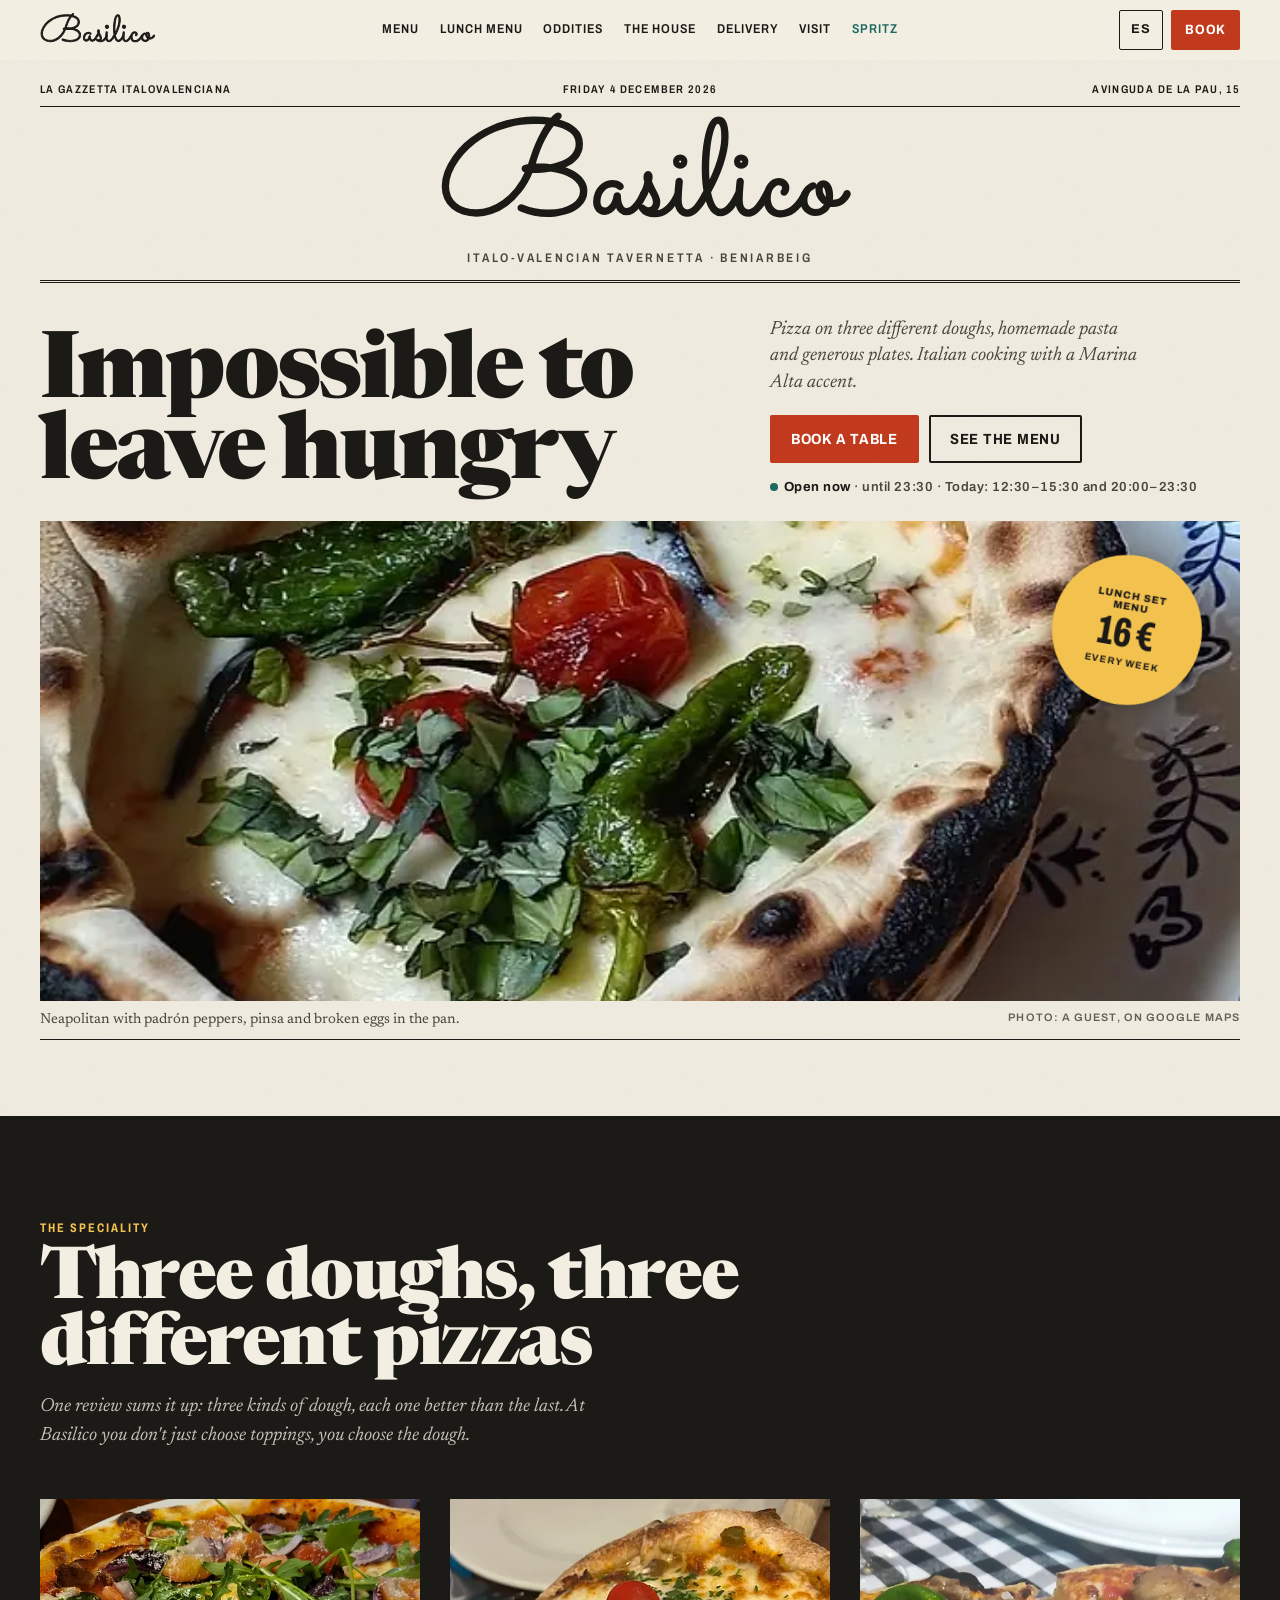
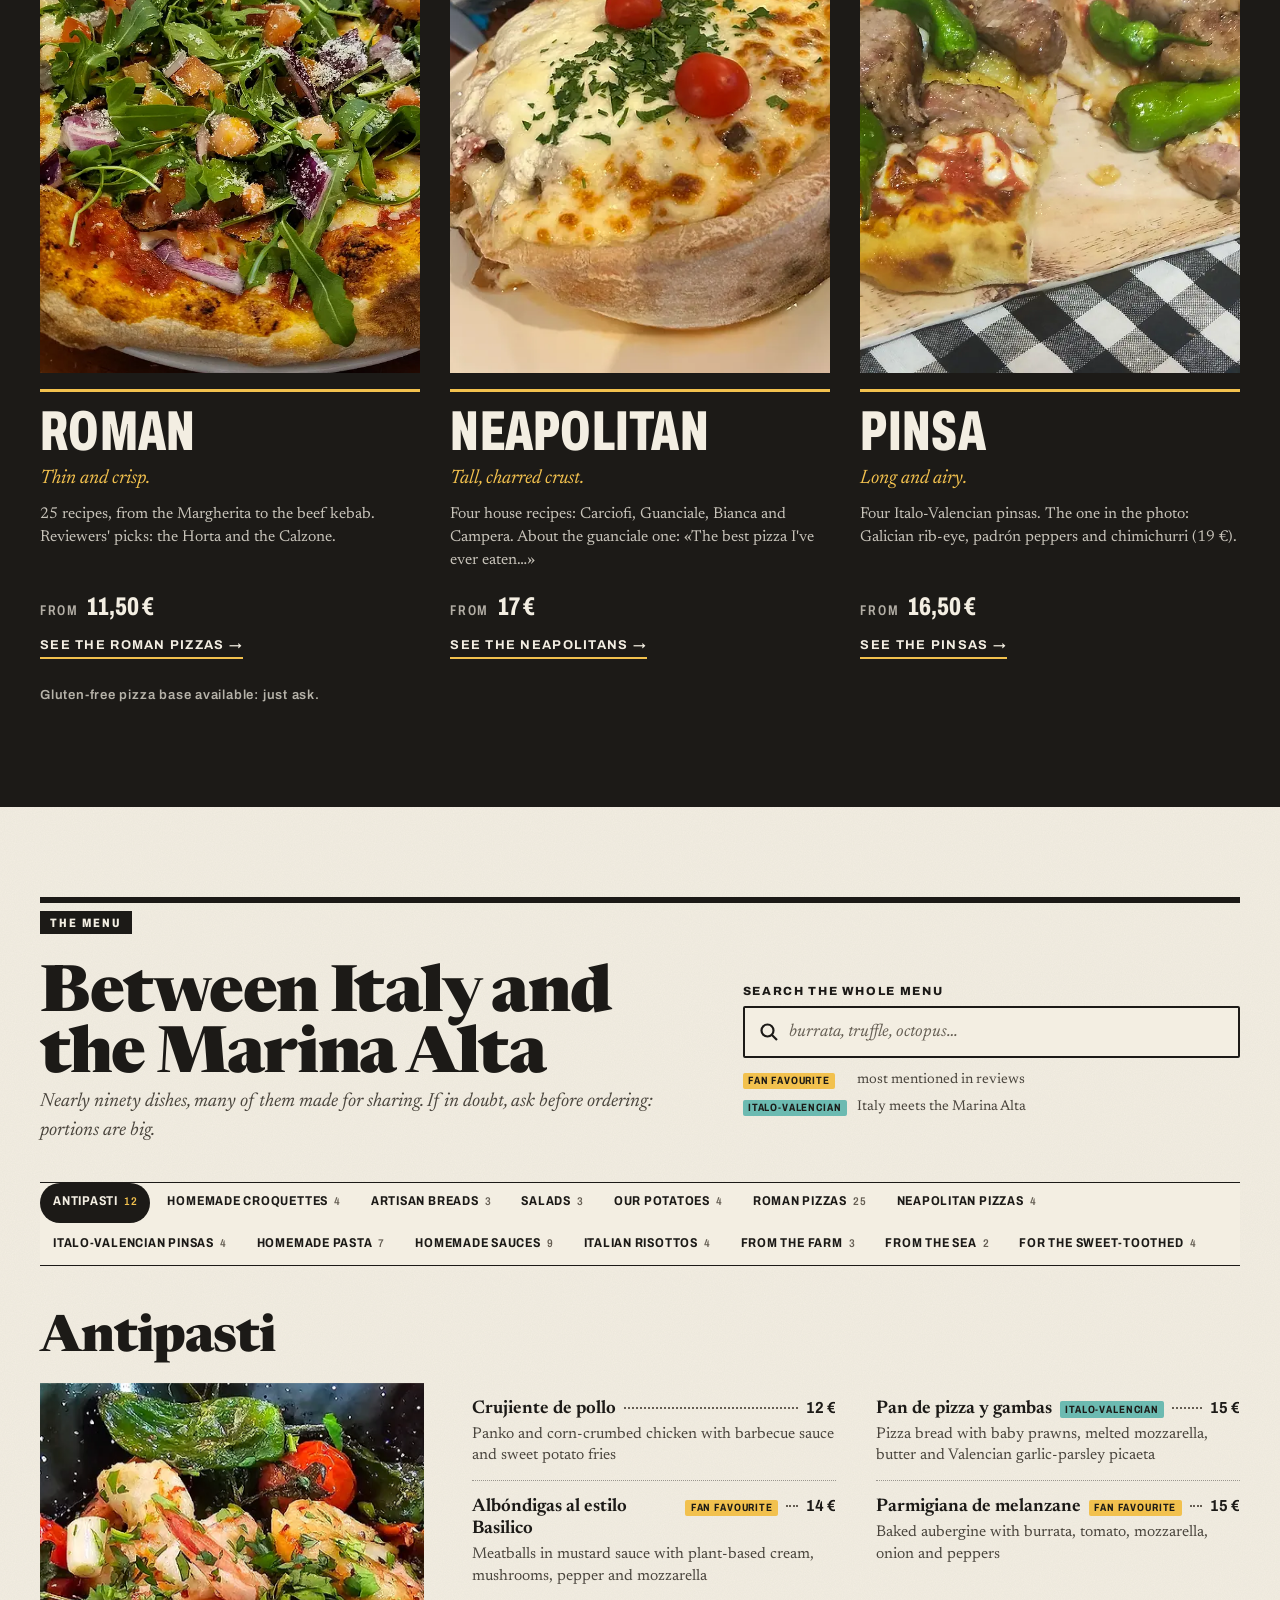
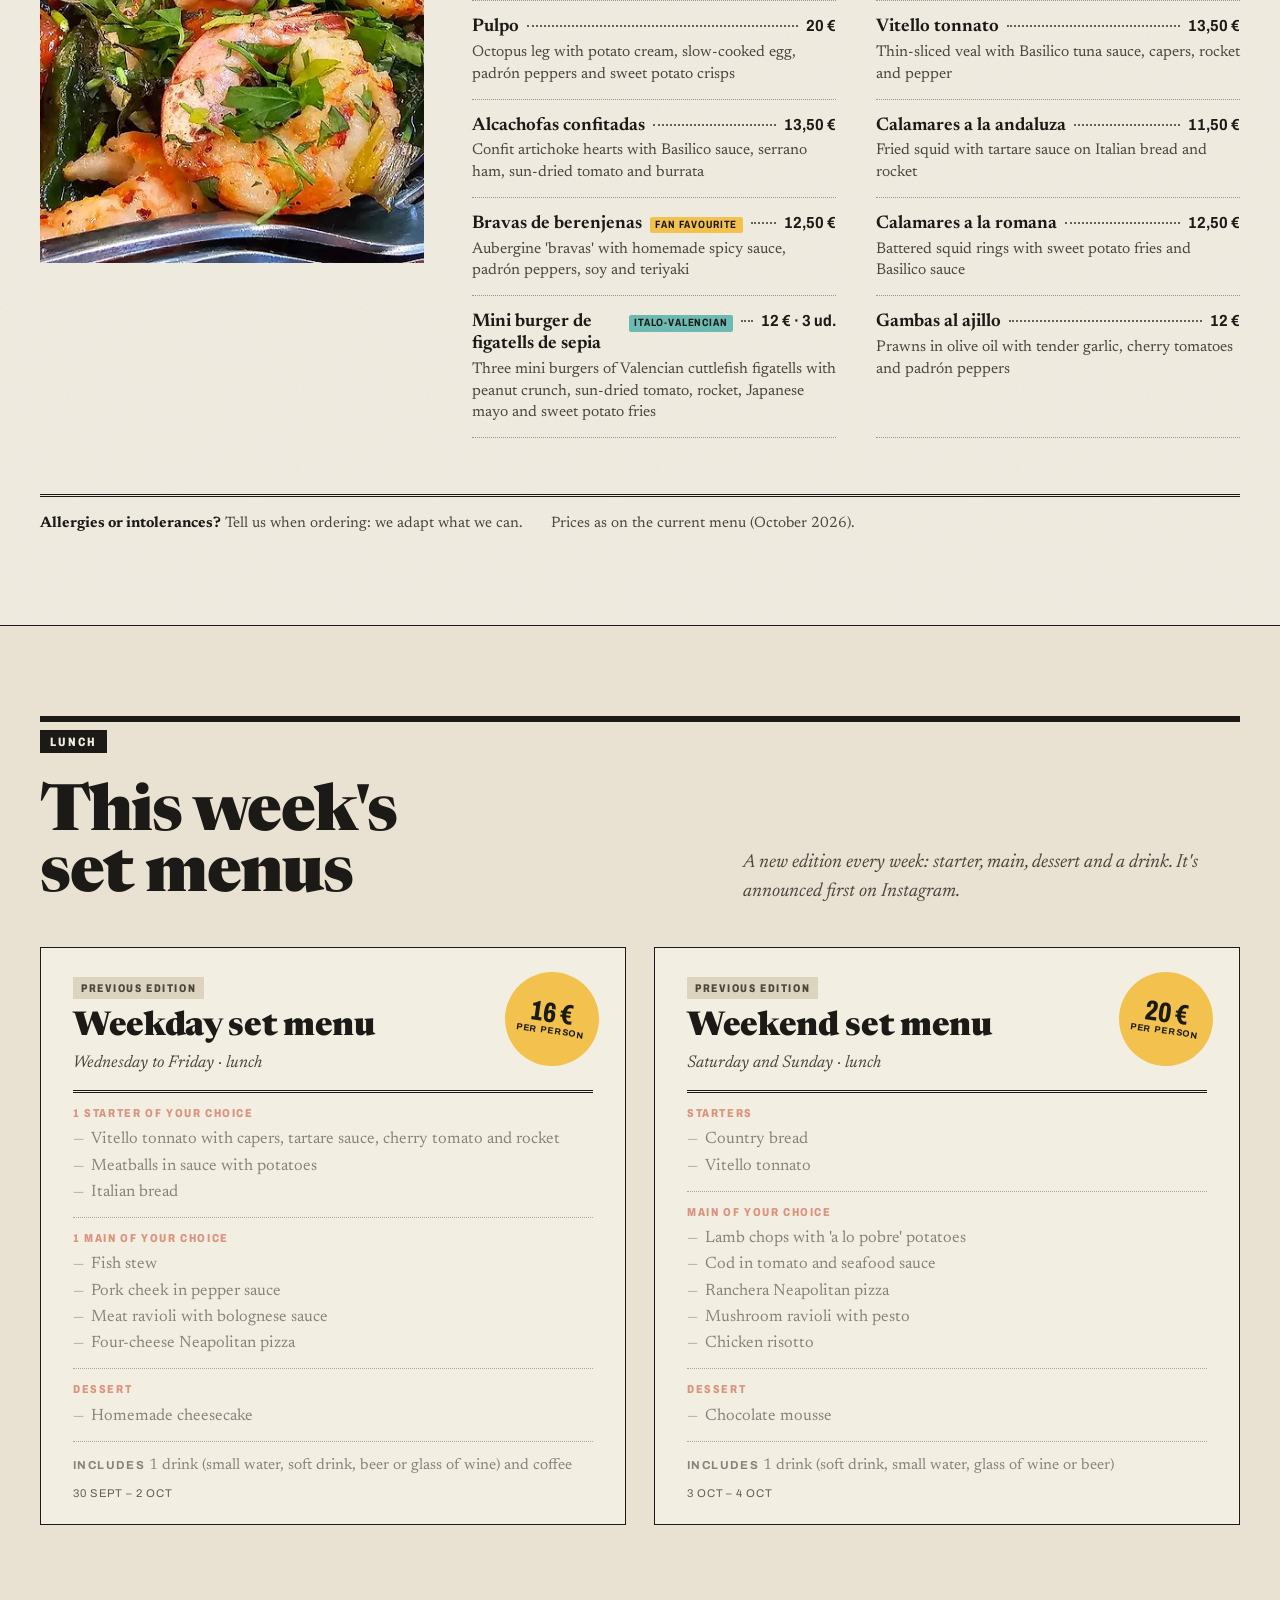
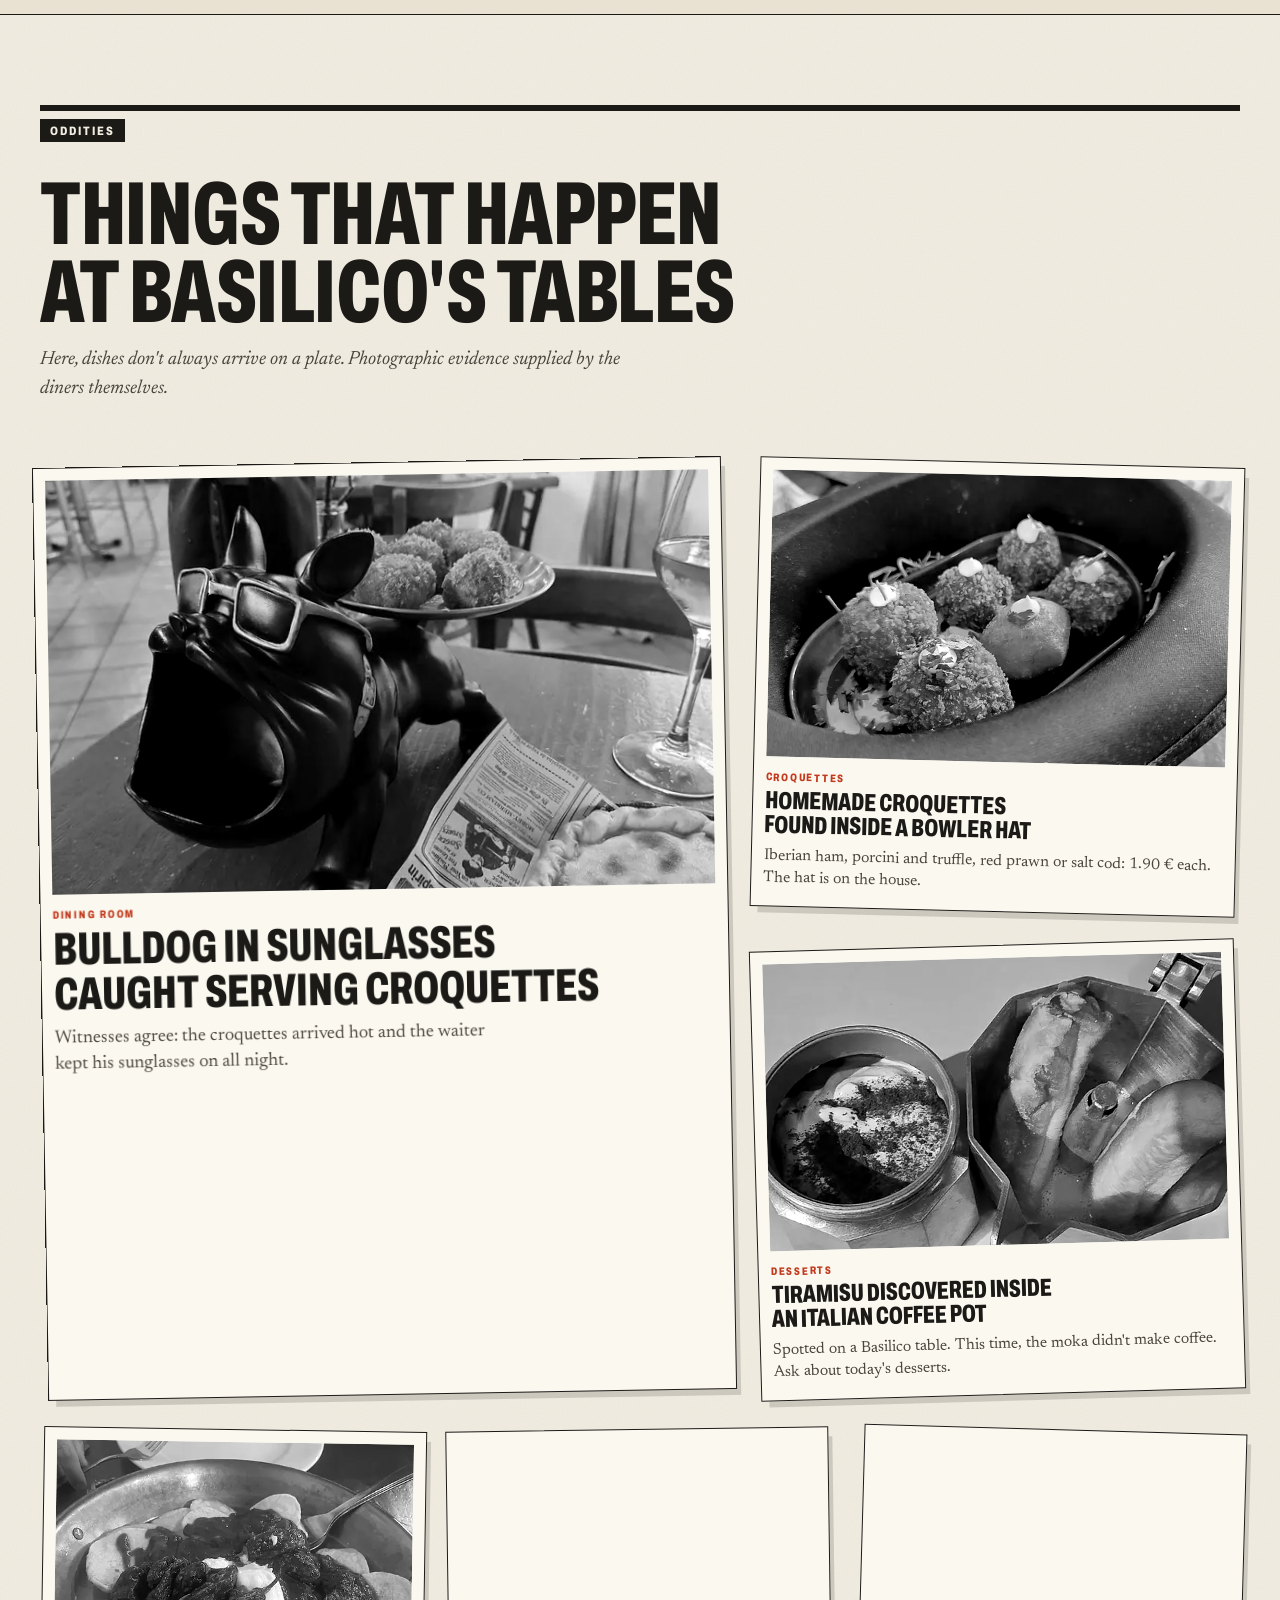
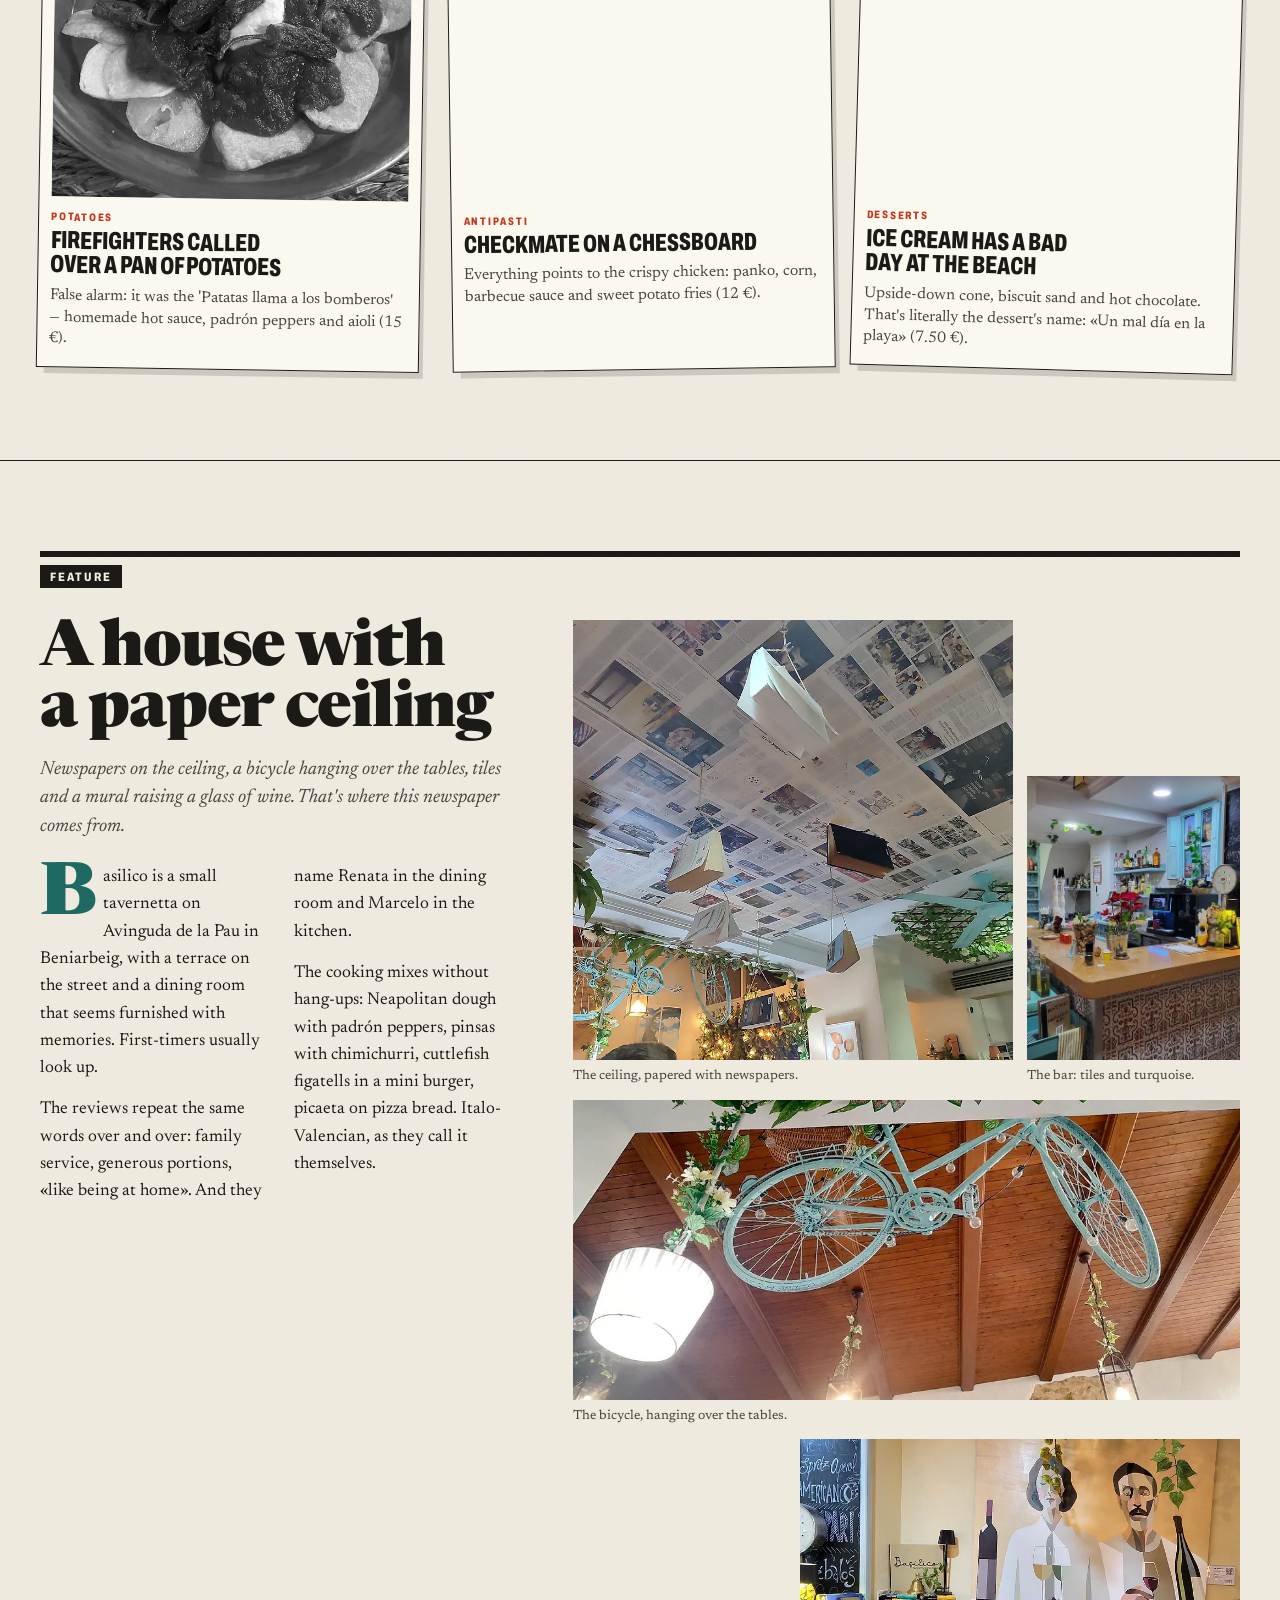
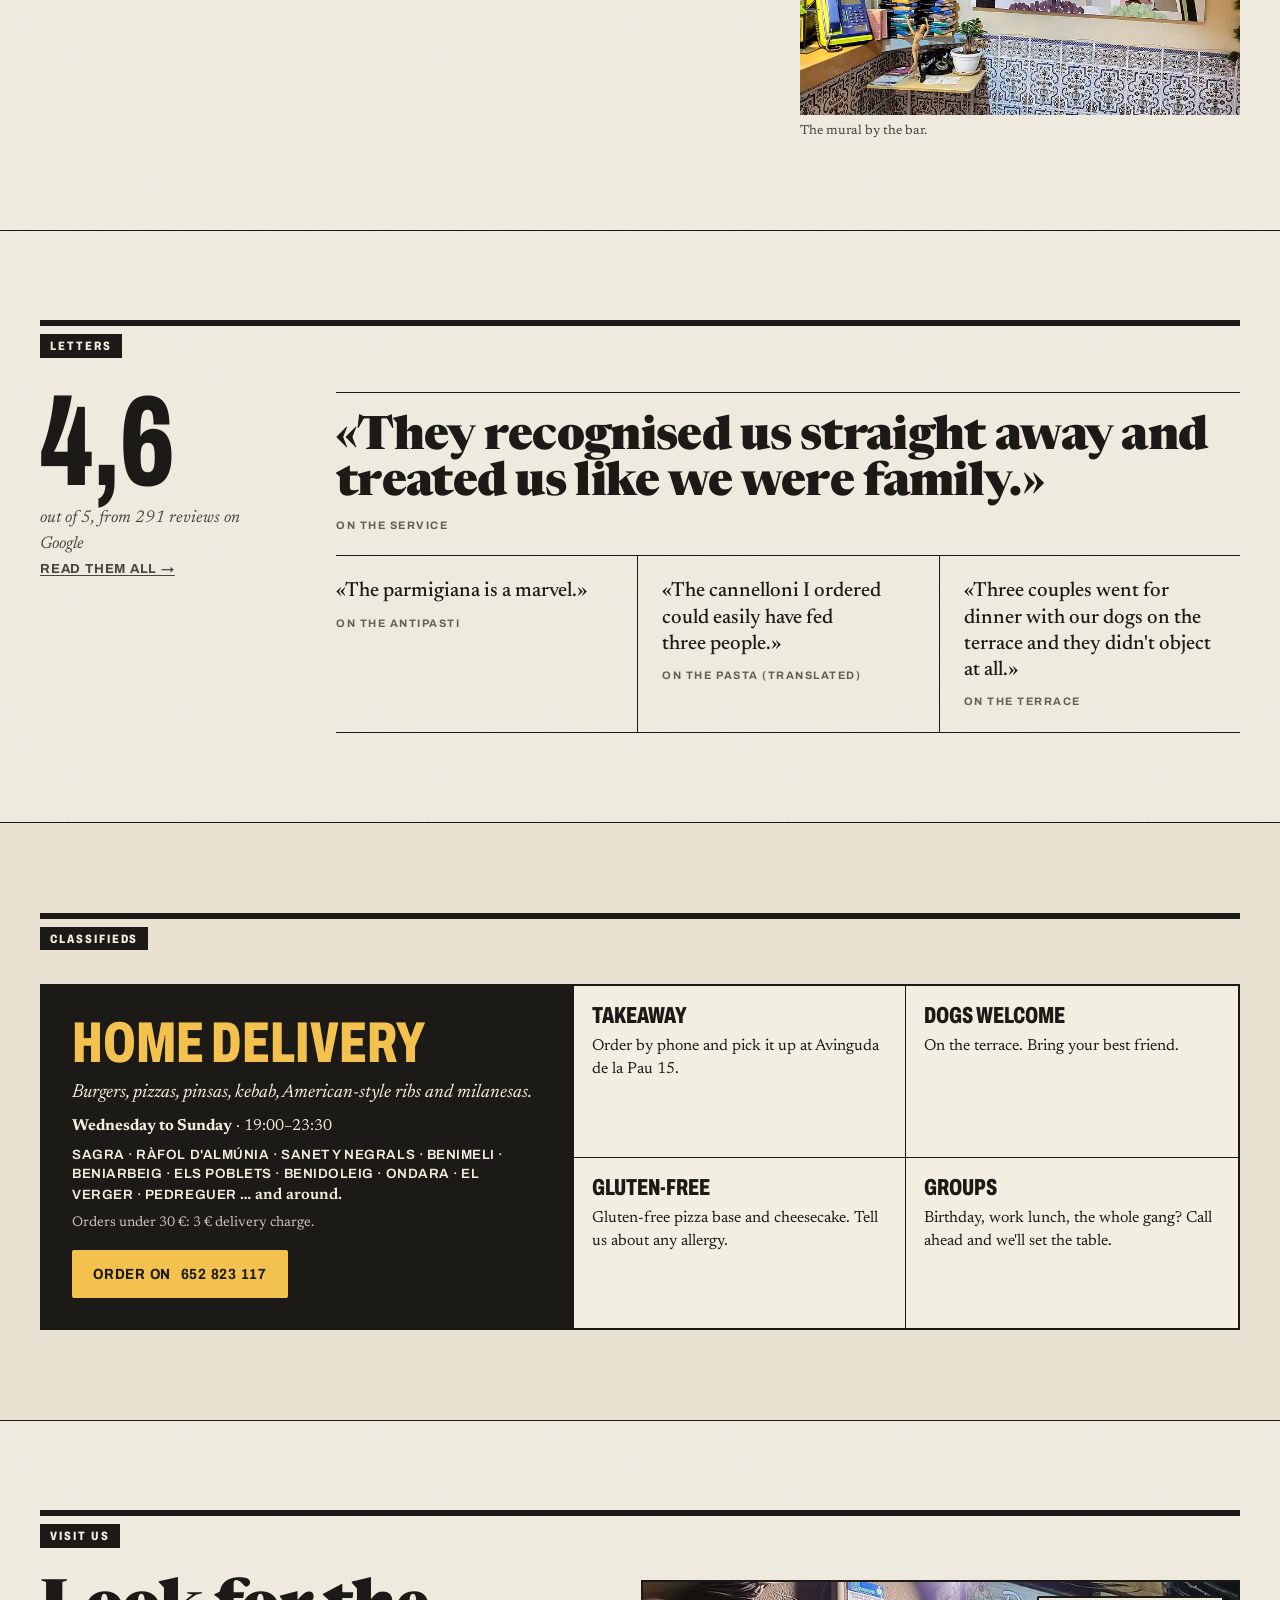
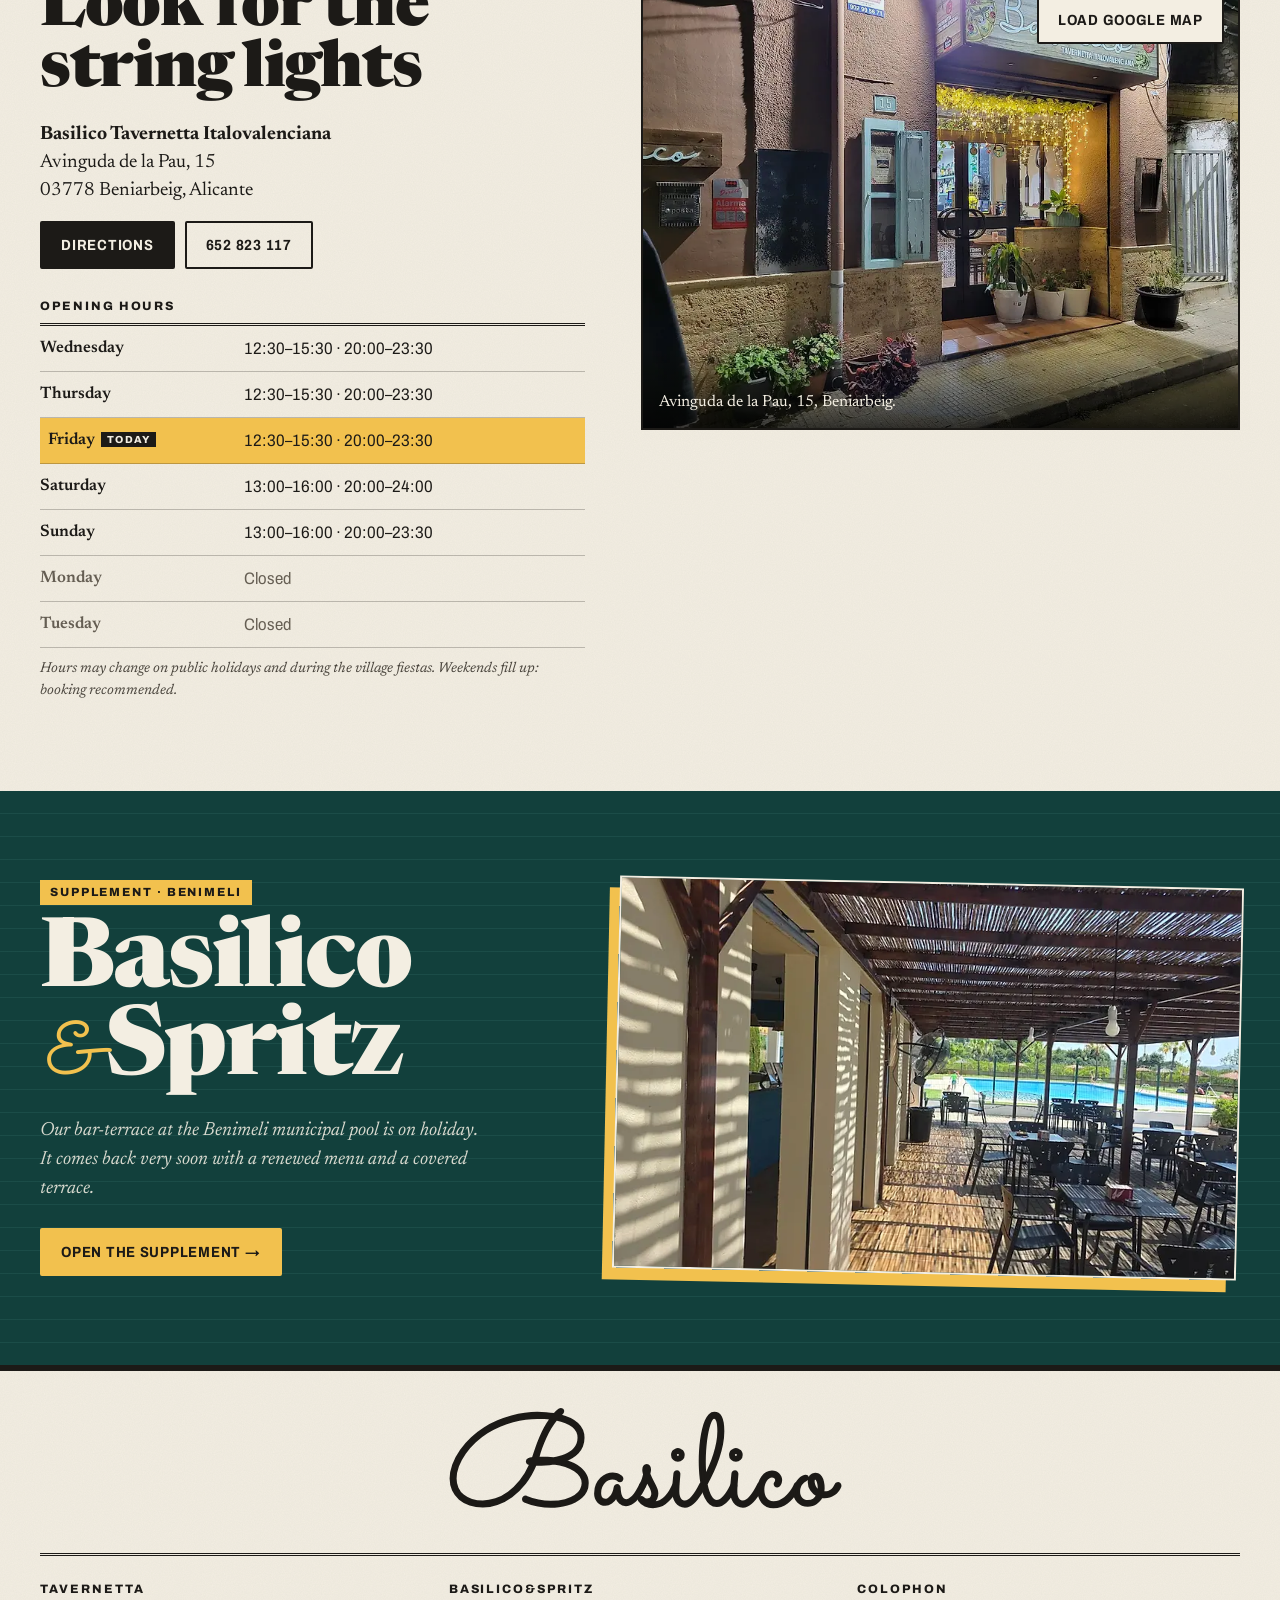
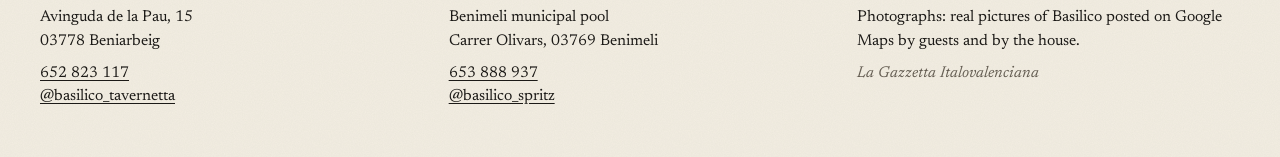
<file: index.html>
<!doctype html>
<html lang="es">
<head>
  <meta charset="utf-8">
  <meta name="viewport" content="width=device-width, initial-scale=1">
  <title>Basilico · Tavernetta italovalenciana en Beniarbeig — pizzas, pinsas y pasta casera</title>
  <meta name="description" content="Tavernetta italovalenciana en Beniarbeig (Marina Alta): pizzas romanas y napolitanas, pinsas, pasta casera y raciones para compartir. Menú de mediodía, terraza y reparto a domicilio. Reservas: 652 823 117.">
  <meta name="title-en" content="Basilico · Italo-Valencian tavernetta in Beniarbeig — pizzas, pinsas and homemade pasta">
  <!-- DEMO: quitar noindex al publicar en el dominio definitivo -->
  <meta name="robots" content="noindex, nofollow">
  <meta name="theme-color" content="#F3EEE2">
  <meta property="og:type" content="restaurant">
  <meta property="og:title" content="Basilico · Tavernetta italovalenciana en Beniarbeig">
  <meta property="og:description" content="Tres masas, pasta casera y raciones que piden compartir. Imposible irse con hambre.">
  <meta property="og:image" content="assets/img/og-basilico.jpg">
  <meta property="og:locale" content="es_ES">
  <meta property="og:locale:alternate" content="en_GB">
  <link rel="icon" href="favicon.svg" type="image/svg+xml">
  <link rel="preconnect" href="https://fonts.googleapis.com">
  <link rel="preconnect" href="https://fonts.gstatic.com" crossorigin>
  <link rel="stylesheet" href="https://fonts.googleapis.com/css2?family=Archivo:wdth,wght@62..125,400..800&family=Newsreader:ital,opsz,wght@0,6..72,300..800;1,6..72,300..700&family=Sacramento&display=swap">
  <link rel="preload" as="image" href="assets/img/portada-mesa-1200.webp" imagesrcset="assets/img/portada-mesa-1200.webp 1200w, assets/img/portada-mesa-2000.webp 2000w, assets/img/portada-mesa-2800.webp 2800w" imagesizes="(min-width: 1320px) 1240px, 94vw" media="(min-width: 700px)">
  <link rel="preload" as="image" href="assets/img/portada-mesa-m-640.webp" imagesrcset="assets/img/portada-mesa-m-640.webp 640w, assets/img/portada-mesa-m-1000.webp 1000w" imagesizes="100vw" media="(max-width: 699px)">
  <link rel="stylesheet" href="assets/css/styles.css">
  <script type="application/ld+json">
  {
    "@context": "https://schema.org",
    "@type": "Restaurant",
    "name": "Basilico Tavernetta Italovalenciana",
    "alternateName": "Basilico Beniarbeig",
    "servesCuisine": ["Italiana", "Mediterránea", "Pizza"],
    "priceRange": "20-30 €",
    "telephone": "+34 652 823 117",
    "address": {
      "@type": "PostalAddress",
      "streetAddress": "Avinguda de la Pau, 15",
      "postalCode": "03778",
      "addressLocality": "Beniarbeig",
      "addressRegion": "Alicante",
      "addressCountry": "ES"
    },
    "geo": { "@type": "GeoCoordinates", "latitude": 38.8218426, "longitude": -0.0023952 },
    "acceptsReservations": "True",
    "sameAs": ["https://www.instagram.com/basilico_tavernetta/"],
    "openingHoursSpecification": [
      { "@type": "OpeningHoursSpecification", "dayOfWeek": ["Wednesday", "Thursday", "Friday"], "opens": "12:30", "closes": "15:30" },
      { "@type": "OpeningHoursSpecification", "dayOfWeek": ["Wednesday", "Thursday", "Friday"], "opens": "20:00", "closes": "23:30" },
      { "@type": "OpeningHoursSpecification", "dayOfWeek": "Saturday", "opens": "13:00", "closes": "16:00" },
      { "@type": "OpeningHoursSpecification", "dayOfWeek": "Saturday", "opens": "20:00", "closes": "23:59" },
      { "@type": "OpeningHoursSpecification", "dayOfWeek": "Sunday", "opens": "13:00", "closes": "16:00" },
      { "@type": "OpeningHoursSpecification", "dayOfWeek": "Sunday", "opens": "20:00", "closes": "23:30" }
    ],
    "department": {
      "@type": "BarOrPub",
      "name": "Basilico&Spritz",
      "telephone": "+34 653 888 937"
    }
  }
  </script>
</head>
<body data-venue="tavernetta">
  <a class="skip" href="#main" data-en="Skip to content">Saltar al contenido</a>

  <!-- ============ CABECERA ============ -->
  <header class="topbar" data-topbar>
    <div class="wrap topbar__in">
      <a class="brand" href="#portada" aria-label="Basilico, inicio" data-en-aria-label="Basilico, home">
        <span class="brand__script">Basilico</span>
      </a>
      <nav class="topnav" aria-label="Secciones" data-en-aria-label="Sections">
        <ul role="list">
          <li><a href="#carta" data-en="Menu">Carta</a></li>
          <li><a href="#mediodia" data-en="Lunch menu">Mediodía</a></li>
          <li><a href="#sucesos" data-en="Oddities">Sucesos</a></li>
          <li><a href="#casa" data-en="The house">La casa</a></li>
          <li><a href="#domicilio" data-en="Delivery">A domicilio</a></li>
          <li><a href="#visitanos" data-en="Visit">Visítanos</a></li>
          <li><a href="spritz.html" class="topnav__spritz">Spritz</a></li>
        </ul>
      </nav>
      <div class="topbar__actions">
        <button class="lang" type="button" data-lang-toggle aria-label="Read in English" data-en-aria-label="Leer en español"><span data-en="ES">EN</span></button>
        <button class="btn btn--tomato btn--sm" type="button" data-open-reserva data-en="Book">Reservar</button>
        <button class="burger" type="button" aria-expanded="false" aria-controls="menu-movil" data-burger>
          <span class="sr" data-en="Open menu">Abrir menú</span><span class="burger__bars" aria-hidden="true"></span>
        </button>
      </div>
    </div>
    <div class="mobnav" id="menu-movil" data-mobnav hidden>
      <ul class="mobnav__list" role="list">
        <li><a href="#carta" data-en="The menu">La carta</a></li>
        <li><a href="#mediodia" data-en="Lunch set menus">Menús de mediodía</a></li>
        <li><a href="#sucesos" data-en="Oddities">Sucesos</a></li>
        <li><a href="#casa" data-en="The house">La casa</a></li>
        <li><a href="#domicilio" data-en="Home delivery">A domicilio</a></li>
        <li><a href="#visitanos" data-en="Hours &amp; directions">Horario y cómo llegar</a></li>
        <li><a href="spritz.html">Basilico&amp;Spritz</a></li>
      </ul>
      <div class="mobnav__cta">
        <a class="btn btn--ink" href="tel:+34652823117">652 823 117</a>
        <a class="btn btn--ghost" href="https://www.instagram.com/basilico_tavernetta/" rel="noopener" target="_blank">@basilico_tavernetta</a>
      </div>
    </div>
  </header>

  <main id="main">

    <!-- ============ PORTADA ============ -->
    <section class="portada" id="portada" aria-labelledby="titular">
      <div class="wrap">
        <div class="masthead" data-masthead>
          <p class="masthead__line">
            <span class="masthead__paper" data-en="La Gazzetta Italovalenciana">La Gazzetta Italovalenciana</span>
            <span class="masthead__date" data-dateline>Beniarbeig</span>
            <span class="masthead__where">Avinguda de la Pau, 15</span>
          </p>
          <h1 class="masthead__title">
            <span class="masthead__logo">Basilico</span>
            <span class="masthead__sub" data-en="Italo-Valencian tavernetta · Beniarbeig">Tavernetta italovalenciana · Beniarbeig</span>
          </h1>
        </div>

        <div class="front">
          <h2 class="headline" id="titular" data-en="Impossible to leave hungry">Imposible irse con&nbsp;hambre</h2>
          <div class="front__aside">
            <p class="deck" data-en="Pizza on three different doughs, homemade pasta and generous plates. Italian cooking with a Marina Alta accent.">Pizza de tres masas, pasta casera y raciones generosas. Cocina italiana con acento de la Marina Alta.</p>
            <div class="front__cta">
              <button class="btn btn--tomato" type="button" data-open-reserva data-en="Book a table">Reservar mesa</button>
              <a class="btn btn--ghost" href="#carta" data-en="See the menu">Ver la carta</a>
            </div>
            <p class="front__status" data-status-long></p>
          </div>

          <figure class="cover">
            <picture>
              <source media="(max-width: 699px)" srcset="assets/img/portada-mesa-m-640.webp 640w, assets/img/portada-mesa-m-1000.webp 1000w" sizes="100vw">
              <img src="assets/img/portada-mesa-1200.webp" srcset="assets/img/portada-mesa-1200.webp 1200w, assets/img/portada-mesa-2000.webp 2000w, assets/img/portada-mesa-2800.webp 2800w" sizes="(min-width: 1320px) 1240px, 94vw" alt="Mesa de Basilico: pizza napolitana con pimientos del padrón, pinsa y huevos rotos con jamón en sartén" data-en-alt="A Basilico table: Neapolitan pizza with padrón peppers, a pinsa and fried eggs with ham in the pan" width="2800" height="1120" fetchpriority="high" decoding="async">
            </picture>
            <figcaption><span class="only-d" data-en="Neapolitan with padrón peppers, pinsa and broken eggs in the pan.">Napolitana con pimientos del padrón, pinsa y huevos rotos en sartén.</span><span class="only-m" data-en="Neapolitan with padrón peppers and basil.">Napolitana con pimientos del padrón y albahaca.</span> <em data-en="Photo: a guest, on Google Maps">Foto: un cliente, en Google Maps</em></figcaption>
            <a class="sello" href="#mediodia" data-sello>
              <span class="sello__k" data-sello-k data-en="Lunch menu">Menú de mediodía</span>
              <span class="sello__p" data-sello-p>16 €</span>
              <span class="sello__s" data-sello-s data-en="with a drink">con bebida</span>
            </a>
          </figure>
        </div>
      </div>
    </section>

    <!-- ============ TRES MASAS ============ -->
    <section class="masas" id="masas" aria-labelledby="masas-t">
      <div class="wrap">
        <header class="masas__head">
          <p class="kicker kicker--light" data-en="The speciality">La especialidad</p>
          <h2 class="masas__title" id="masas-t" data-en="Three doughs, three different pizzas">Tres masas, tres pizzas distintas</h2>
          <p class="masas__deck" data-en="One review sums it up: three kinds of dough, each one better than the last. At Basilico you don't just choose toppings, you choose the dough.">Una reseña lo resume: tres tipos de masa, cada cual mejor. En Basilico no solo eliges ingredientes, eliges masa.</p>
        </header>
        <div class="masas__grid">
          <a class="masa" href="#c-pizzas" data-goto-cat="pizzas">
            <figure class="masa__fig"><img src="assets/img/masa-romana-600.webp" srcset="assets/img/masa-romana-600.webp 600w, assets/img/masa-romana-1000.webp 1000w" sizes="(min-width: 1000px) 31vw, 78vw" alt="Pizza romana de masa fina con rúcula, tomate y cebolla morada" data-en-alt="Thin Roman-style pizza with rocket, tomato and red onion" width="1000" height="1333" loading="lazy" decoding="async"></figure>
            <div class="masa__txt">
              <h3 class="masa__name" data-en="Roman">Romana</h3>
              <p class="masa__what" data-en="Thin and crisp.">Fina y crujiente.</p>
              <p class="masa__info" data-en="25 recipes, from the Margherita to the beef kebab. Reviewers' picks: the Horta and the Calzone.">25 recetas, de la Margherita a la kebab de ternera. En las reseñas: la Horta y el Calzone.</p>
              <p class="masa__from"><span data-en="from">desde</span> 11,50 €</p>
              <span class="masa__go" data-en="See the Roman pizzas →">Ver las romanas →</span>
            </div>
          </a>
          <a class="masa" href="#c-pizzasnapo" data-goto-cat="pizzasnapo">
            <figure class="masa__fig"><img src="assets/img/masa-napolitana-600.webp" srcset="assets/img/masa-napolitana-600.webp 600w, assets/img/masa-napolitana-1000.webp 1000w" sizes="(min-width: 1000px) 31vw, 78vw" alt="Pizza napolitana de borde alto y tostado con queso gratinado y tomates cherry" data-en-alt="Neapolitan pizza with a tall charred crust, melted cheese and cherry tomatoes" width="1000" height="982" loading="lazy" decoding="async"></figure>
            <div class="masa__txt">
              <h3 class="masa__name" data-en="Neapolitan">Napolitana</h3>
              <p class="masa__what" data-en="Tall, charred crust.">Borde alto y tostado.</p>
              <p class="masa__info" data-en="Four house recipes: Carciofi, Guanciale, Bianca and Campera. About the guanciale one: «The best pizza I've ever eaten…»">Cuatro recetas de la casa: Carciofi, Guanciale, Bianca y Campera. De la de guanciale: «La mejor pizza que he comido en mi vida…»</p>
              <p class="masa__from"><span data-en="from">desde</span> 17 €</p>
              <span class="masa__go" data-en="See the Neapolitans →">Ver las napolitanas →</span>
            </div>
          </a>
          <a class="masa" href="#c-pinsas" data-goto-cat="pinsas">
            <figure class="masa__fig"><img src="assets/img/masa-pinsa-600.webp" srcset="assets/img/masa-pinsa-600.webp 600w, assets/img/masa-pinsa-1000.webp 1000w" sizes="(min-width: 1000px) 31vw, 78vw" alt="Pinsa de chuletón con pimientos del padrón sobre mantel de cuadros" data-en-alt="Rib-eye pinsa with padrón peppers on a checked tablecloth" width="1000" height="1200" loading="lazy" decoding="async"></figure>
            <div class="masa__txt">
              <h3 class="masa__name">Pinsa</h3>
              <p class="masa__what" data-en="Long and airy.">Alargada y aireada.</p>
              <p class="masa__info" data-en="Four Italo-Valencian pinsas. The one in the photo: Galician rib-eye, padrón peppers and chimichurri (19 €).">Cuatro pinsas italovalencianas. La de la foto: chuletón gallego, pimientos del padrón y chimichurri (19 €).</p>
              <p class="masa__from"><span data-en="from">desde</span> 16,50 €</p>
              <span class="masa__go" data-en="See the pinsas →">Ver las pinsas →</span>
            </div>
          </a>
        </div>
        <p class="masas__note" data-en="Gluten-free pizza base available: just ask.">Hay masa de pizza sin gluten: pregúntanos.</p>
      </div>
    </section>

    <!-- ============ CARTA ============ -->
    <section class="sec sec--carta" id="carta" aria-labelledby="carta-t">
      <div class="wrap">
        <header class="sec__head"><p class="sec__name" data-en="The menu">La carta</p></header>
        <div class="sec__intro sec__intro--split">
          <div>
            <h2 class="sec__title" id="carta-t" data-en="Between Italy and the Marina Alta">Entre Italia y la Marina Alta</h2>
            <p class="sec__deck" data-en="Nearly ninety dishes, many of them made for sharing. If in doubt, ask before ordering: portions are big.">Casi noventa platos, muchos para compartir. Si dudas, pregunta antes de pedir: las raciones son grandes.</p>
          </div>
          <div class="carta-tools">
            <label class="search" for="carta-q">
              <span class="search__label" data-en="Search the whole menu">Buscar en toda la carta</span>
              <input id="carta-q" type="search" placeholder="burrata, trufa, pulpo…" data-en-placeholder="burrata, truffle, octopus…" autocomplete="off" data-carta-search>
            </label>
            <p class="legend">
              <span class="tag tag--fav" data-en="Fan favourite">Favorito</span> <span data-en="most mentioned in reviews">lo más citado en las reseñas</span>
              <span class="tag tag--iv" data-en="Italo-Valencian">Italovalenciano</span> <span data-en="Italy meets the Marina Alta">Italia y la Marina Alta</span>
            </p>
            <p class="carta-count" aria-live="polite" data-carta-count></p>
          </div>
        </div>
        <div class="carta" data-carta>
      <!-- build:carta-tavernetta -->
      <nav class="carta-index" aria-label="Secciones de la carta" data-en-aria-label="Menu sections">
        <ul class="carta-index__list" role="list">
          <li><a class="cidx" href="#c-antipastos" data-cat="antipastos"><span data-en="Antipasti">Antipastos</span><b>12</b></a></li>
          <li><a class="cidx" href="#c-croquetas" data-cat="croquetas"><span data-en="Homemade croquettes">Croquetas caseras</span><b>4</b></a></li>
          <li><a class="cidx" href="#c-panes" data-cat="panes"><span data-en="Artisan breads">Panes artesanales</span><b>3</b></a></li>
          <li><a class="cidx" href="#c-ensaladas" data-cat="ensaladas"><span data-en="Salads">Ensaladas</span><b>3</b></a></li>
          <li><a class="cidx" href="#c-patatas" data-cat="patatas"><span data-en="Our potatoes">Nuestras patatas</span><b>4</b></a></li>
          <li><a class="cidx" href="#c-pizzas" data-cat="pizzas"><span data-en="Roman pizzas">Pizzas romanas</span><b>25</b></a></li>
          <li><a class="cidx" href="#c-pizzasnapo" data-cat="pizzasnapo"><span data-en="Neapolitan pizzas">Pizzas napolitanas</span><b>4</b></a></li>
          <li><a class="cidx" href="#c-pinsas" data-cat="pinsas"><span data-en="Italo-Valencian pinsas">Pinsas italovalencianas</span><b>4</b></a></li>
          <li><a class="cidx" href="#c-pasta" data-cat="pasta"><span data-en="Homemade pasta">Pasta casera</span><b>7</b></a></li>
          <li><a class="cidx" href="#c-salsas" data-cat="salsas"><span data-en="Homemade sauces">Salsas caseras</span><b>9</b></a></li>
          <li><a class="cidx" href="#c-risottos" data-cat="risottos"><span data-en="Italian risottos">Risottos italianos</span><b>4</b></a></li>
          <li><a class="cidx" href="#c-granja" data-cat="granja"><span data-en="From the farm">De la granja</span><b>3</b></a></li>
          <li><a class="cidx" href="#c-mar" data-cat="mar"><span data-en="From the sea">Del mar</span><b>2</b></a></li>
          <li><a class="cidx" href="#c-postres" data-cat="postres"><span data-en="For the sweet-toothed">Para los más golosos</span><b>4</b></a></li>
        </ul>
      </nav>
      <div class="carta-secs">
    <section class="carta-sec has-fig" id="c-antipastos" data-cat="antipastos" aria-labelledby="h-antipastos">
      <header class="carta-sec__head">
        <h3 class="carta-sec__title" id="h-antipastos" data-en="Antipasti">Antipastos</h3>
        
      </header>
      <figure class="carta-sec__fig">
        <img src="assets/img/gambas-700.webp" srcset="assets/img/gambas-700.webp 700w, assets/img/gambas-1400.webp 1400w" sizes="(min-width: 1000px) 30vw, 92vw" alt="Gambas al ajillo con tomate cherry y pimientos del padrón" data-en-alt="Garlic prawns with cherry tomatoes and padrón peppers" loading="lazy" decoding="async">
      </figure>
      <div class="carta-sec__body"><ul class="dishes" role="list">
        <li class="dish" data-search="crujiente de pollo rebozado en panko y maiz, con salsa barbacoa y patatas de boniato panko and corn-crumbed chicken with barbecue sauce and sweet potato fries">
          <div class="dish__head"><span class="dish__name">Crujiente de pollo</span><span class="dish__leader" aria-hidden="true"></span><span class="dish__price">12 €</span></div>
          <p class="dish__desc" data-en="Panko and corn-crumbed chicken with barbecue sauce and sweet potato fries">Rebozado en panko y maíz, con salsa barbacoa y patatas de boniato</p>
        </li>
        <li class="dish" data-search="pan de pizza y gambas pan de pizza, gambitas, mozzarella gratinada, mantequilla y picaeta pizza bread with baby prawns, melted mozzarella, butter and valencian garlic-parsley picaeta">
          <div class="dish__head"><span class="dish__name">Pan de pizza y gambas</span><span class="tag tag--iv" data-en="Italo-Valencian">Italovalenciano</span><span class="dish__leader" aria-hidden="true"></span><span class="dish__price">15 €</span></div>
          <p class="dish__desc" data-en="Pizza bread with baby prawns, melted mozzarella, butter and Valencian garlic-parsley picaeta">Pan de pizza, gambitas, mozzarella gratinada, mantequilla y picaeta</p>
        </li>
        <li class="dish" data-search="albondigas al estilo basilico salsa de mostaza, nata vegetal, setas, pimienta y mozzarella meatballs in mustard sauce with plant-based cream, mushrooms, pepper and mozzarella">
          <div class="dish__head"><span class="dish__name">Albóndigas al estilo Basilico</span><span class="tag tag--fav" data-en="Fan favourite">Favorito</span><span class="dish__leader" aria-hidden="true"></span><span class="dish__price">14 €</span></div>
          <p class="dish__desc" data-en="Meatballs in mustard sauce with plant-based cream, mushrooms, pepper and mozzarella">Salsa de mostaza, nata vegetal, setas, pimienta y mozzarella</p>
        </li>
        <li class="dish" data-search="parmigiana de melanzane burrata, tomate, berenjenas, mozzarella, cebolla y pimientos baked aubergine with burrata, tomato, mozzarella, onion and peppers">
          <div class="dish__head"><span class="dish__name">Parmigiana de melanzane</span><span class="tag tag--fav" data-en="Fan favourite">Favorito</span><span class="dish__leader" aria-hidden="true"></span><span class="dish__price">15 €</span></div>
          <p class="dish__desc" data-en="Baked aubergine with burrata, tomato, mozzarella, onion and peppers">Burrata, tomate, berenjenas, mozzarella, cebolla y pimientos</p>
        </li>
        <li class="dish" data-search="pulpo pata de pulpo con crema de patatas, huevo a baja temperatura, pimientos del padron y crujiente de boniato octopus leg with potato cream, slow-cooked egg, padron peppers and sweet potato crisps">
          <div class="dish__head"><span class="dish__name">Pulpo</span><span class="dish__leader" aria-hidden="true"></span><span class="dish__price">20 €</span></div>
          <p class="dish__desc" data-en="Octopus leg with potato cream, slow-cooked egg, padrón peppers and sweet potato crisps">Pata de pulpo con crema de patatas, huevo a baja temperatura, pimientos del padrón y crujiente de boniato</p>
        </li>
        <li class="dish" data-search="vitello tonnato redondo de ternera, salsa basilico, alcaparras, rucula y pimienta thin-sliced veal with basilico tuna sauce, capers, rocket and pepper">
          <div class="dish__head"><span class="dish__name">Vitello tonnato</span><span class="dish__leader" aria-hidden="true"></span><span class="dish__price">13,50 €</span></div>
          <p class="dish__desc" data-en="Thin-sliced veal with Basilico tuna sauce, capers, rocket and pepper">Redondo de ternera, salsa Basilico, alcaparras, rúcula y pimienta</p>
        </li>
        <li class="dish" data-search="alcachofas confitadas corazon de alcachofas, salsa basilico, jamon serrano, tomate seco y burrata confit artichoke hearts with basilico sauce, serrano ham, sun-dried tomato and burrata">
          <div class="dish__head"><span class="dish__name">Alcachofas confitadas</span><span class="dish__leader" aria-hidden="true"></span><span class="dish__price">13,50 €</span></div>
          <p class="dish__desc" data-en="Confit artichoke hearts with Basilico sauce, serrano ham, sun-dried tomato and burrata">Corazón de alcachofas, salsa Basilico, jamón serrano, tomate seco y burrata</p>
        </li>
        <li class="dish" data-search="calamares a la andaluza calamares con salsa tartara, sobre una base de pan italiano y rucula fried squid with tartare sauce on italian bread and rocket">
          <div class="dish__head"><span class="dish__name">Calamares a la andaluza</span><span class="dish__leader" aria-hidden="true"></span><span class="dish__price">11,50 €</span></div>
          <p class="dish__desc" data-en="Fried squid with tartare sauce on Italian bread and rocket">Calamares con salsa tártara, sobre una base de pan italiano y rúcula</p>
        </li>
        <li class="dish" data-search="bravas de berenjenas con salsa picante casera, pimientos del padron, salsa de soja y teriyaki aubergine 'bravas' with homemade spicy sauce, padron peppers, soy and teriyaki">
          <div class="dish__head"><span class="dish__name">Bravas de berenjenas</span><span class="tag tag--fav" data-en="Fan favourite">Favorito</span><span class="dish__leader" aria-hidden="true"></span><span class="dish__price">12,50 €</span></div>
          <p class="dish__desc" data-en="Aubergine 'bravas' with homemade spicy sauce, padrón peppers, soy and teriyaki">Con salsa picante casera, pimientos del padrón, salsa de soja y teriyaki</p>
        </li>
        <li class="dish" data-search="calamares a la romana acompanados de patatas de boniato y salsa basilico battered squid rings with sweet potato fries and basilico sauce">
          <div class="dish__head"><span class="dish__name">Calamares a la romana</span><span class="dish__leader" aria-hidden="true"></span><span class="dish__price">12,50 €</span></div>
          <p class="dish__desc" data-en="Battered squid rings with sweet potato fries and Basilico sauce">Acompañados de patatas de boniato y salsa Basilico</p>
        </li>
        <li class="dish" data-search="mini burger de figatells de sepia con crujiente de cacahuetes, tomate seco, rucula, mayonesa japonesa y patatas de boniato three mini burgers of valencian cuttlefish figatells with peanut crunch, sun-dried tomato, rocket, japanese mayo and sweet potato fries">
          <div class="dish__head"><span class="dish__name">Mini burger de figatells de sepia</span><span class="tag tag--iv" data-en="Italo-Valencian">Italovalenciano</span><span class="dish__leader" aria-hidden="true"></span><span class="dish__price">12 € · 3 ud.</span></div>
          <p class="dish__desc" data-en="Three mini burgers of Valencian cuttlefish figatells with peanut crunch, sun-dried tomato, rocket, Japanese mayo and sweet potato fries">Con crujiente de cacahuetes, tomate seco, rúcula, mayonesa japonesa y patatas de boniato</p>
        </li>
        <li class="dish" data-search="gambas al ajillo en aceite de oliva, ajos tiernos, tomate cherry y pimientos del padron prawns in olive oil with tender garlic, cherry tomatoes and padron peppers">
          <div class="dish__head"><span class="dish__name">Gambas al ajillo</span><span class="dish__leader" aria-hidden="true"></span><span class="dish__price">12 €</span></div>
          <p class="dish__desc" data-en="Prawns in olive oil with tender garlic, cherry tomatoes and padrón peppers">En aceite de oliva, ajos tiernos, tomate cherry y pimientos del padrón</p>
        </li>
      </ul>
      </div>
    </section>

    <section class="carta-sec has-fig" id="c-croquetas" data-cat="croquetas" aria-labelledby="h-croquetas">
      <header class="carta-sec__head">
        <h3 class="carta-sec__title" id="h-croquetas" data-en="Homemade croquettes">Croquetas caseras</h3>
        <span class="tag tag--fav" data-en="Fan favourite">Favorito</span><p class="carta-sec__note" data-en="Price per piece">Precio por unidad</p>
      </header>
      <figure class="carta-sec__fig">
        <img src="assets/img/croquetas-periodico-700.webp" srcset="assets/img/croquetas-periodico-700.webp 700w, assets/img/croquetas-periodico-1400.webp 1400w" sizes="(min-width: 1000px) 30vw, 92vw" alt="Croquetas caseras variadas servidas sobre papel de periódico" data-en-alt="Assorted homemade croquettes served on newspaper" loading="lazy" decoding="async">
      </figure>
      <div class="carta-sec__body"><ul class="dishes" role="list">
        <li class="dish" data-search="jamon iberico  iberian ham">
          <div class="dish__head"><span class="dish__name">Jamón ibérico</span><span class="dish__leader" aria-hidden="true"></span><span class="dish__price">1,90 €</span></div>
          <p class="dish__desc" data-en="Iberian ham"></p>
        </li>
        <li class="dish" data-search="boletus y trufa  porcini and truffle">
          <div class="dish__head"><span class="dish__name">Boletus y trufa</span><span class="dish__leader" aria-hidden="true"></span><span class="dish__price">1,90 €</span></div>
          <p class="dish__desc" data-en="Porcini and truffle"></p>
        </li>
        <li class="dish" data-search="gamba roja  red prawn">
          <div class="dish__head"><span class="dish__name">Gamba roja</span><span class="dish__leader" aria-hidden="true"></span><span class="dish__price">1,90 €</span></div>
          <p class="dish__desc" data-en="Red prawn"></p>
        </li>
        <li class="dish" data-search="bacalao  salt cod">
          <div class="dish__head"><span class="dish__name">Bacalao</span><span class="dish__leader" aria-hidden="true"></span><span class="dish__price">1,90 €</span></div>
          <p class="dish__desc" data-en="Salt cod"></p>
        </li>
      </ul>
      </div>
    </section>

    <section class="carta-sec has-fig" id="c-panes" data-cat="panes" aria-labelledby="h-panes">
      <header class="carta-sec__head">
        <h3 class="carta-sec__title" id="h-panes" data-en="Artisan breads">Panes artesanales</h3>
        
      </header>
      <figure class="carta-sec__fig">
        <img src="assets/img/pan-pesto-600.webp" srcset="assets/img/pan-pesto-600.webp 600w, assets/img/pan-pesto-1000.webp 1000w" sizes="(min-width: 1000px) 30vw, 92vw" alt="Pan tostado con pesto y aceitunas" data-en-alt="Toasted bread with pesto and olives" loading="lazy" decoding="async">
      </figure>
      <div class="carta-sec__body"><ul class="dishes" role="list">
        <li class="dish" data-search="pan de pueblo con tomate, alioli y aceitunas country bread with tomato, aioli and olives">
          <div class="dish__head"><span class="dish__name">Pan de pueblo</span><span class="tag tag--fav" data-en="Fan favourite">Favorito</span><span class="dish__leader" aria-hidden="true"></span><span class="dish__price">4,50 €</span></div>
          <p class="dish__desc" data-en="Country bread with tomato, aioli and olives">Con tomate, alioli y aceitunas</p>
        </li>
        <li class="dish" data-search="focaccia burrata con aceitunas, tomate seco, burrata y serrano focaccia with olives, sun-dried tomato, burrata and serrano ham">
          <div class="dish__head"><span class="dish__name">Focaccia burrata</span><span class="dish__leader" aria-hidden="true"></span><span class="dish__price">7 €</span></div>
          <p class="dish__desc" data-en="Focaccia with olives, sun-dried tomato, burrata and serrano ham">Con aceitunas, tomate seco, burrata y serrano</p>
        </li>
        <li class="dish" data-search="pan italiano relleno de mozzarella, ajos y aceite picante. con picaeta de ajo y perejil italian bread stuffed with mozzarella, garlic and chilli oil, topped with garlic-parsley picaeta">
          <div class="dish__head"><span class="dish__name">Pan italiano</span><span class="dish__leader" aria-hidden="true"></span><span class="dish__price">6,50 €</span></div>
          <p class="dish__desc" data-en="Italian bread stuffed with mozzarella, garlic and chilli oil, topped with garlic-parsley picaeta">Relleno de mozzarella, ajos y aceite picante. Con picaeta de ajo y perejil</p>
        </li>
      </ul>
      </div>
    </section>

    <section class="carta-sec has-fig" id="c-ensaladas" data-cat="ensaladas" aria-labelledby="h-ensaladas">
      <header class="carta-sec__head">
        <h3 class="carta-sec__title" id="h-ensaladas" data-en="Salads">Ensaladas</h3>
        
      </header>
      <figure class="carta-sec__fig">
        <img src="assets/img/burrata-600.webp" srcset="assets/img/burrata-600.webp 600w, assets/img/burrata-1000.webp 1000w" sizes="(min-width: 1000px) 30vw, 92vw" alt="Burrata con pesto, rúcula y tostas de tomate" data-en-alt="Burrata with pesto, rocket and tomato toasts" loading="lazy" decoding="async">
      </figure>
      <div class="carta-sec__body"><ul class="dishes" role="list">
        <li class="dish" data-search="del cesar pollo rebozado, tomate cherry, tomate seco, salsa cesar y parmigiano crispy chicken, cherry and sun-dried tomato, caesar dressing and parmigiano">
          <div class="dish__head"><span class="dish__name">Del César</span><span class="dish__leader" aria-hidden="true"></span><span class="dish__price">12,50 €</span></div>
          <p class="dish__desc" data-en="Crispy chicken, cherry and sun-dried tomato, Caesar dressing and parmigiano">Pollo rebozado, tomate cherry, tomate seco, salsa césar y parmigiano</p>
        </li>
        <li class="dish" data-search="basilico queso semicurado, tomate seco, rucula, almendras y jamon serrano semi-cured cheese, sun-dried tomato, rocket, almonds and serrano ham">
          <div class="dish__head"><span class="dish__name">Basilico</span><span class="dish__leader" aria-hidden="true"></span><span class="dish__price">12,50 €</span></div>
          <p class="dish__desc" data-en="Semi-cured cheese, sun-dried tomato, rocket, almonds and serrano ham">Queso semicurado, tomate seco, rúcula, almendras y jamón serrano</p>
        </li>
        <li class="dish" data-search="burrata queso burrata, tostas de pan con tomate, cebolla morada, pesto, vinagre de modena y rucula burrata with tomato toasts, red onion, pesto, modena vinegar and rocket">
          <div class="dish__head"><span class="dish__name">Burrata</span><span class="dish__leader" aria-hidden="true"></span><span class="dish__price">14 €</span></div>
          <p class="dish__desc" data-en="Burrata with tomato toasts, red onion, pesto, Modena vinegar and rocket">Queso burrata, tostas de pan con tomate, cebolla morada, pesto, vinagre de Módena y rúcula</p>
        </li>
      </ul>
      </div>
    </section>

    <section class="carta-sec has-fig" id="c-patatas" data-cat="patatas" aria-labelledby="h-patatas">
      <header class="carta-sec__head">
        <h3 class="carta-sec__title" id="h-patatas" data-en="Our potatoes">Nuestras patatas</h3>
        <p class="carta-sec__note" data-en="Served in the pan. Made for sharing.">Llegan en sartén. Para compartir.</p>
      </header>
      <figure class="carta-sec__fig">
        <img src="assets/img/patatas-gratinadas-700.webp" srcset="assets/img/patatas-gratinadas-700.webp 700w, assets/img/patatas-gratinadas-1200.webp 1200w" sizes="(min-width: 1000px) 30vw, 92vw" alt="Patatas gratinadas con queso servidas en sartén" data-en-alt="Potatoes baked with cheese, served in the pan" loading="lazy" decoding="async">
      </figure>
      <div class="carta-sec__body"><ul class="dishes" role="list">
        <li class="dish" data-search="patatas llama a los bomberos con salsa casera picante, pimientos del padron y alioli 'call the firefighters' potatoes: homemade hot sauce, padron peppers and aioli">
          <div class="dish__head"><span class="dish__name">Patatas llama a los bomberos</span><span class="tag tag--fav" data-en="Fan favourite">Favorito</span><span class="dish__leader" aria-hidden="true"></span><span class="dish__price">15 €</span></div>
          <p class="dish__desc" data-en="'Call the firefighters' potatoes: homemade hot sauce, padrón peppers and aioli">Con salsa casera picante, pimientos del padrón y alioli</p>
        </li>
        <li class="dish" data-search="patatas a los 4 quesos queso scamorza, queso azul, nata vegetal, parmigiano y mozzarella de bufala scamorza, blue cheese, plant-based cream, parmigiano and buffalo mozzarella">
          <div class="dish__head"><span class="dish__name">Patatas a los 4 quesos</span><span class="dish__leader" aria-hidden="true"></span><span class="dish__price">16 €</span></div>
          <p class="dish__desc" data-en="Scamorza, blue cheese, plant-based cream, parmigiano and buffalo mozzarella">Queso scamorza, queso azul, nata vegetal, parmigiano y mozzarella de búfala</p>
        </li>
        <li class="dish" data-search="huevos rotos jamon serrano, huevos fritos, patatas caseras y pimientos del padron homemade chips with fried eggs, serrano ham and padron peppers">
          <div class="dish__head"><span class="dish__name">Huevos rotos</span><span class="dish__leader" aria-hidden="true"></span><span class="dish__price">15,50 €</span></div>
          <p class="dish__desc" data-en="Homemade chips with fried eggs, serrano ham and padrón peppers">Jamón serrano, huevos fritos, patatas caseras y pimientos del padrón</p>
        </li>
        <li class="dish" data-search="que morro patata casera, morro de cerdo, huevos fritos, pimientos del padron y salsa gaucha homemade potatoes with pork snout, fried eggs, padron peppers and gaucho sauce">
          <div class="dish__head"><span class="dish__name">Que morro</span><span class="tag tag--fav" data-en="Fan favourite">Favorito</span><span class="dish__leader" aria-hidden="true"></span><span class="dish__price">16 €</span></div>
          <p class="dish__desc" data-en="Homemade potatoes with pork snout, fried eggs, padrón peppers and gaucho sauce">Patata casera, morro de cerdo, huevos fritos, pimientos del padrón y salsa gaucha</p>
        </li>
      </ul>
      </div>
    </section>

    <section class="carta-sec has-fig" id="c-pizzas" data-cat="pizzas" aria-labelledby="h-pizzas">
      <header class="carta-sec__head">
        <h3 class="carta-sec__title" id="h-pizzas" data-en="Roman pizzas">Pizzas romanas</h3>
        <p class="carta-sec__note" data-en="Thin crust">Masa fina</p>
      </header>
      <figure class="carta-sec__fig">
        <img src="assets/img/carta-romanas-700.webp" srcset="assets/img/carta-romanas-700.webp 700w, assets/img/carta-romanas-1200.webp 1200w" sizes="(min-width: 1000px) 30vw, 92vw" alt="Calzone y pizza de masa fina en una mesa de Basilico" data-en-alt="Calzone and thin-crust pizza on a Basilico table" loading="lazy" decoding="async">
      </figure>
      <div class="carta-sec__body"><ul class="dishes" role="list">
        <li class="dish" data-search="arrabbiata pimiento italiano asado, tomate cherry, cebolla asada, pepperoni, chile y aceite picante roasted italian pepper, cherry tomato, roasted onion, pepperoni, chilli and hot oil">
          <div class="dish__head"><span class="dish__name">Arrabbiata</span><span class="dish__leader" aria-hidden="true"></span><span class="dish__price">13,50 €</span></div>
          <p class="dish__desc" data-en="Roasted Italian pepper, cherry tomato, roasted onion, pepperoni, chilli and hot oil">Pimiento italiano asado, tomate cherry, cebolla asada, pepperoni, chile y aceite picante</p>
        </li>
        <li class="dish" data-search="basilico jamon serrano, rucula y mermelada de higos serrano ham, rocket and fig jam">
          <div class="dish__head"><span class="dish__name">Basilico</span><span class="dish__leader" aria-hidden="true"></span><span class="dish__price">14 €</span></div>
          <p class="dish__desc" data-en="Serrano ham, rocket and fig jam">Jamón serrano, rúcula y mermelada de higos</p>
        </li>
        <li class="dish" data-search="barbacoa carne picada y salsa barbacoa minced beef and barbecue sauce">
          <div class="dish__head"><span class="dish__name">Barbacoa</span><span class="dish__leader" aria-hidden="true"></span><span class="dish__price">13 €</span></div>
          <p class="dish__desc" data-en="Minced beef and barbecue sauce">Carne picada y salsa barbacoa</p>
        </li>
        <li class="dish" data-search="calzone tomate cherry, huevo, champinones, york y tomate seco folded pizza with cherry tomato, egg, mushrooms, cooked ham and sun-dried tomato">
          <div class="dish__head"><span class="dish__name">Calzone</span><span class="dish__leader" aria-hidden="true"></span><span class="dish__price">13,50 €</span></div>
          <p class="dish__desc" data-en="Folded pizza with cherry tomato, egg, mushrooms, cooked ham and sun-dried tomato">Tomate cherry, huevo, champiñones, york y tomate seco</p>
        </li>
        <li class="dish" data-search="carbonara setas, nata, huevo, pimienta, parmigiano y bacon mushrooms, cream, egg, pepper, parmigiano and bacon">
          <div class="dish__head"><span class="dish__name">Carbonara</span><span class="dish__leader" aria-hidden="true"></span><span class="dish__price">14 €</span></div>
          <p class="dish__desc" data-en="Mushrooms, cream, egg, pepper, parmigiano and bacon">Setas, nata, huevo, pimienta, parmigiano y bacón</p>
        </li>
        <li class="dish" data-search="contorna sobrasada, cebolla, datiles y scamorza sobrasada, onion, dates and scamorza">
          <div class="dish__head"><span class="dish__name">Contorná</span><span class="tag tag--iv" data-en="Italo-Valencian">Italovalenciano</span><span class="dish__leader" aria-hidden="true"></span><span class="dish__price">14 €</span></div>
          <p class="dish__desc" data-en="Sobrasada, onion, dates and scamorza">Sobrasada, cebolla, dátiles y scamorza</p>
        </li>
        <li class="dish" data-search="4 quesos scamorza, queso azul, mozzarella y parmigiano scamorza, blue cheese, mozzarella and parmigiano">
          <div class="dish__head"><span class="dish__name">4 quesos</span><span class="dish__leader" aria-hidden="true"></span><span class="dish__price">14,50 €</span></div>
          <p class="dish__desc" data-en="Scamorza, blue cheese, mozzarella and parmigiano">Scamorza, queso azul, mozzarella y parmigiano</p>
        </li>
        <li class="dish" data-search="frutos del mar calamar, mejillones, atun y gambas squid, mussels, tuna and prawns">
          <div class="dish__head"><span class="dish__name">Frutos del mar</span><span class="dish__leader" aria-hidden="true"></span><span class="dish__price">15,50 €</span></div>
          <p class="dish__desc" data-en="Squid, mussels, tuna and prawns">Calamar, mejillones, atún y gambas</p>
        </li>
        <li class="dish" data-search="fugazzetta masa doble rellena de mozzarella y una capa de cebolla con ajos double crust stuffed with mozzarella, topped with onion and garlic">
          <div class="dish__head"><span class="dish__name">Fugazzetta</span><span class="dish__leader" aria-hidden="true"></span><span class="dish__price">15 €</span></div>
          <p class="dish__desc" data-en="Double crust stuffed with mozzarella, topped with onion and garlic">Masa doble rellena de mozzarella y una capa de cebolla con ajos</p>
        </li>
        <li class="dish" data-search="hawaiana jamon york y pina cooked ham and pineapple">
          <div class="dish__head"><span class="dish__name">Hawaiana</span><span class="dish__leader" aria-hidden="true"></span><span class="dish__price">13 €</span></div>
          <p class="dish__desc" data-en="Cooked ham and pineapple">Jamón york y piña</p>
        </li>
        <li class="dish" data-search="horta calabacin, berenjena, tomate fresco, pimiento verde y rojo y pesto courgette, aubergine, fresh tomato, green and red pepper and pesto">
          <div class="dish__head"><span class="dish__name">Horta</span><span class="dish__leader" aria-hidden="true"></span><span class="dish__price">14 €</span></div>
          <p class="dish__desc" data-en="Courgette, aubergine, fresh tomato, green and red pepper and pesto">Calabacín, berenjena, tomate fresco, pimiento verde y rojo y pesto</p>
        </li>
        <li class="dish" data-search="margherita mozzarella y albahaca mozzarella and basil">
          <div class="dish__head"><span class="dish__name">Margherita</span><span class="dish__leader" aria-hidden="true"></span><span class="dish__price">11,50 €</span></div>
          <p class="dish__desc" data-en="Mozzarella and basil">Mozzarella y albahaca</p>
        </li>
        <li class="dish" data-search="pepperoni pepperoni y aceite picante pepperoni and chilli oil">
          <div class="dish__head"><span class="dish__name">Pepperoni</span><span class="dish__leader" aria-hidden="true"></span><span class="dish__price">13 €</span></div>
          <p class="dish__desc" data-en="Pepperoni and chilli oil">Pepperoni y aceite picante</p>
        </li>
        <li class="dish" data-search="pollo pollo, cebolla, tomate cherry, pimientos y salsa barbacoa chicken, onion, cherry tomato, peppers and barbecue sauce">
          <div class="dish__head"><span class="dish__name">Pollo</span><span class="dish__leader" aria-hidden="true"></span><span class="dish__price">14,50 €</span></div>
          <p class="dish__desc" data-en="Chicken, onion, cherry tomato, peppers and barbecue sauce">Pollo, cebolla, tomate cherry, pimientos y salsa barbacoa</p>
        </li>
        <li class="dish" data-search="prosciutto mozzarella y jamon york cocido mozzarella and cooked ham">
          <div class="dish__head"><span class="dish__name">Prosciutto</span><span class="dish__leader" aria-hidden="true"></span><span class="dish__price">12,50 €</span></div>
          <p class="dish__desc" data-en="Mozzarella and cooked ham">Mozzarella y jamón york cocido</p>
        </li>
        <li class="dish" data-search="pulpo pulpo, crema de patatas, sal y pimenton de la vera octopus, potato cream, salt and smoked la vera paprika">
          <div class="dish__head"><span class="dish__name">Pulpo</span><span class="dish__leader" aria-hidden="true"></span><span class="dish__price">17 €</span></div>
          <p class="dish__desc" data-en="Octopus, potato cream, salt and smoked La Vera paprika">Pulpo, crema de patatas, sal y pimentón de la Vera</p>
        </li>
        <li class="dish" data-search="roma jamon york cocido y champinones cooked ham and mushrooms">
          <div class="dish__head"><span class="dish__name">Roma</span><span class="dish__leader" aria-hidden="true"></span><span class="dish__price">13 €</span></div>
          <p class="dish__desc" data-en="Cooked ham and mushrooms">Jamón york cocido y champiñones</p>
        </li>
        <li class="dish" data-search="rucula rucula y jamon serrano rocket and serrano ham">
          <div class="dish__head"><span class="dish__name">Rúcula</span><span class="dish__leader" aria-hidden="true"></span><span class="dish__price">14 €</span></div>
          <p class="dish__desc" data-en="Rocket and serrano ham">Rúcula y jamón serrano</p>
        </li>
        <li class="dish" data-search="salmon salmon, aceitunas, cebolla, atun y anchoas salmon, olives, onion, tuna and anchovies">
          <div class="dish__head"><span class="dish__name">Salmón</span><span class="dish__leader" aria-hidden="true"></span><span class="dish__price">15 €</span></div>
          <p class="dish__desc" data-en="Salmon, olives, onion, tuna and anchovies">Salmón, aceitunas, cebolla, atún y anchoas</p>
        </li>
        <li class="dish" data-search="sicilia alcaparras, aceitunas y anchoas capers, olives and anchovies">
          <div class="dish__head"><span class="dish__name">Sicilia</span><span class="dish__leader" aria-hidden="true"></span><span class="dish__price">14 €</span></div>
          <p class="dish__desc" data-en="Capers, olives and anchovies">Alcaparras, aceitunas y anchoas</p>
        </li>
        <li class="dish" data-search="sorrento jamon york cocido, champinones, cebolla y salami cooked ham, mushrooms, onion and salami">
          <div class="dish__head"><span class="dish__name">Sorrento</span><span class="dish__leader" aria-hidden="true"></span><span class="dish__price">14 €</span></div>
          <p class="dish__desc" data-en="Cooked ham, mushrooms, onion and salami">Jamón york cocido, champiñones, cebolla y salami</p>
        </li>
        <li class="dish" data-search="toscana huevo, bacon y espinacas egg, bacon and spinach">
          <div class="dish__head"><span class="dish__name">Toscana</span><span class="dish__leader" aria-hidden="true"></span><span class="dish__price">14 €</span></div>
          <p class="dish__desc" data-en="Egg, bacon and spinach">Huevo, bacón y espinacas</p>
        </li>
        <li class="dish" data-search="valdostana bacon, huevo y jamon york cocido bacon, egg and cooked ham">
          <div class="dish__head"><span class="dish__name">Valdostana</span><span class="dish__leader" aria-hidden="true"></span><span class="dish__price">14 €</span></div>
          <p class="dish__desc" data-en="Bacon, egg and cooked ham">Bacón, huevo y jamón york cocido</p>
        </li>
        <li class="dish" data-search="pizza kebab picante pollo estilo kebab, guacamole, cebolla morada, rucula, tomate fresco, salsa de yogur, salsa picante y cheddar kebab-style chicken, guacamole, red onion, rocket, fresh tomato, yoghurt sauce, hot sauce and cheddar">
          <div class="dish__head"><span class="dish__name">Pizza kebab picante</span><span class="dish__leader" aria-hidden="true"></span><span class="dish__price">15 €</span></div>
          <p class="dish__desc" data-en="Kebab-style chicken, guacamole, red onion, rocket, fresh tomato, yoghurt sauce, hot sauce and cheddar">Pollo estilo kebab, guacamole, cebolla morada, rúcula, tomate fresco, salsa de yogur, salsa picante y cheddar</p>
        </li>
        <li class="dish" data-search="pizza kebab de ternera ternera estilo kebab, guacamole, bacon, cebolla morada, tomate fresco, rucula, queso gouda y salsa de yogur kebab-style beef, guacamole, bacon, red onion, fresh tomato, rocket, gouda and yoghurt sauce">
          <div class="dish__head"><span class="dish__name">Pizza kebab de ternera</span><span class="dish__leader" aria-hidden="true"></span><span class="dish__price">15 €</span></div>
          <p class="dish__desc" data-en="Kebab-style beef, guacamole, bacon, red onion, fresh tomato, rocket, gouda and yoghurt sauce">Ternera estilo kebab, guacamole, bacón, cebolla morada, tomate fresco, rúcula, queso gouda y salsa de yogur</p>
        </li>
      </ul>
      </div>
    </section>

    <section class="carta-sec has-fig" id="c-pizzasnapo" data-cat="pizzasnapo" aria-labelledby="h-pizzasnapo">
      <header class="carta-sec__head">
        <h3 class="carta-sec__title" id="h-pizzasnapo" data-en="Neapolitan pizzas">Pizzas napolitanas</h3>
        <p class="carta-sec__note" data-en="Puffy crust, oven-baked">Borde alto, al horno</p>
      </header>
      <figure class="carta-sec__fig">
        <img src="assets/img/carta-napolitanas-700.webp" srcset="assets/img/carta-napolitanas-700.webp 700w, assets/img/carta-napolitanas-1200.webp 1200w" sizes="(min-width: 1000px) 30vw, 92vw" alt="Pizza de borde alto y tostado con rúcula, tomate y cebolla morada" data-en-alt="Puffy, charred-crust pizza with rocket, tomato and red onion" loading="lazy" decoding="async">
      </figure>
      <div class="carta-sec__body"><ul class="dishes" role="list">
        <li class="dish" data-search="carciofi alcachofas, huevo cocido, jamon serrano y pimientos del padron artichokes, boiled egg, serrano ham and padron peppers">
          <div class="dish__head"><span class="dish__name">Carciofi</span><span class="tag tag--iv" data-en="Italo-Valencian">Italovalenciano</span><span class="dish__leader" aria-hidden="true"></span><span class="dish__price">17 €</span></div>
          <p class="dish__desc" data-en="Artichokes, boiled egg, serrano ham and padrón peppers">Alcachofas, huevo cocido, jamón serrano y pimientos del padrón</p>
        </li>
        <li class="dish" data-search="guanciale gorgonzola, cebolla morada, tomate fresco, guanciale, scamorza, rucula y mozzarella gorgonzola, red onion, fresh tomato, guanciale, scamorza, rocket and mozzarella">
          <div class="dish__head"><span class="dish__name">Guanciale</span><span class="tag tag--fav" data-en="Fan favourite">Favorito</span><span class="dish__leader" aria-hidden="true"></span><span class="dish__price">18 €</span></div>
          <p class="dish__desc" data-en="Gorgonzola, red onion, fresh tomato, guanciale, scamorza, rocket and mozzarella">Gorgonzola, cebolla morada, tomate fresco, guanciale, scamorza, rúcula y mozzarella</p>
        </li>
        <li class="dish" data-search="bianca mozzarella, tomate seco, vitello tonnato, salsa basilico, alcaparras y rucula white pizza: mozzarella, sun-dried tomato, vitello tonnato, basilico sauce, capers and rocket">
          <div class="dish__head"><span class="dish__name">Bianca</span><span class="dish__leader" aria-hidden="true"></span><span class="dish__price">17 €</span></div>
          <p class="dish__desc" data-en="White pizza: mozzarella, sun-dried tomato, vitello tonnato, Basilico sauce, capers and rocket">Mozzarella, tomate seco, vitello tonnato, salsa Basilico, alcaparras y rúcula</p>
        </li>
        <li class="dish" data-search="campera lomo de chuleton gallego, mozzarella, salsa basilico, tomate, bacon, huevos, alcachofas y pimientos del padron galician rib-eye, mozzarella, basilico sauce, tomato, bacon, eggs, artichokes and padron peppers">
          <div class="dish__head"><span class="dish__name">Campera</span><span class="dish__leader" aria-hidden="true"></span><span class="dish__price">18 €</span></div>
          <p class="dish__desc" data-en="Galician rib-eye, mozzarella, Basilico sauce, tomato, bacon, eggs, artichokes and padrón peppers">Lomo de chuletón gallego, mozzarella, salsa Basilico, tomate, bacón, huevos, alcachofas y pimientos del padrón</p>
        </li>
      </ul>
      </div>
    </section>

    <section class="carta-sec has-fig" id="c-pinsas" data-cat="pinsas" aria-labelledby="h-pinsas">
      <header class="carta-sec__head">
        <h3 class="carta-sec__title" id="h-pinsas" data-en="Italo-Valencian pinsas">Pinsas italovalencianas</h3>
        <span class="tag tag--iv" data-en="Italo-Valencian">Italovalenciano</span><p class="carta-sec__note" data-en="Long, airy dough">Masa alargada y aireada</p>
      </header>
      <figure class="carta-sec__fig">
        <img src="assets/img/carta-pinsas-700.webp" srcset="assets/img/carta-pinsas-700.webp 700w, assets/img/carta-pinsas-1200.webp 1200w" sizes="(min-width: 1000px) 30vw, 92vw" alt="Pinsa alargada con mozzarella y tomate seco sobre tabla de madera" data-en-alt="Long pinsa with mozzarella and sun-dried tomato on a wooden board" loading="lazy" decoding="async">
      </figure>
      <div class="carta-sec__body"><ul class="dishes" role="list">
        <li class="dish" data-search="pinsa de chuleton chuleton gallego, patata laminada, tomate, mozzarella, pimientos del padron y chimichurri galician rib-eye, sliced potato, tomato, mozzarella, padron peppers and chimichurri">
          <div class="dish__head"><span class="dish__name">Pinsa de chuletón</span><span class="dish__leader" aria-hidden="true"></span><span class="dish__price">19 €</span></div>
          <p class="dish__desc" data-en="Galician rib-eye, sliced potato, tomato, mozzarella, padrón peppers and chimichurri">Chuletón gallego, patata laminada, tomate, mozzarella, pimientos del padrón y chimichurri</p>
        </li>
        <li class="dish" data-search="pinsa de bufala mozzarella de bufala, tomate seco, scamorza y datiles buffalo mozzarella, sun-dried tomato, scamorza and dates">
          <div class="dish__head"><span class="dish__name">Pinsa de búfala</span><span class="dish__leader" aria-hidden="true"></span><span class="dish__price">18 €</span></div>
          <p class="dish__desc" data-en="Buffalo mozzarella, sun-dried tomato, scamorza and dates">Mozzarella de búfala, tomate seco, scamorza y dátiles</p>
        </li>
        <li class="dish" data-search="pinsa de pato alcachofas, cebolla, pimiento verde y rojo, magret de pato y setas artichokes, onion, green and red pepper, duck breast and mushrooms">
          <div class="dish__head"><span class="dish__name">Pinsa de pato</span><span class="dish__leader" aria-hidden="true"></span><span class="dish__price">17 €</span></div>
          <p class="dish__desc" data-en="Artichokes, onion, green and red pepper, duck breast and mushrooms">Alcachofas, cebolla, pimiento verde y rojo, magret de pato y setas</p>
        </li>
        <li class="dish" data-search="pinsa de costilla de cerdo cerdo a baja temperatura en su salsa, cebolla, pimientos del padron, cilantro y lima slow-cooked pork rib in its sauce, onion, padron peppers, coriander and lime">
          <div class="dish__head"><span class="dish__name">Pinsa de costilla de cerdo</span><span class="dish__leader" aria-hidden="true"></span><span class="dish__price">16,50 €</span></div>
          <p class="dish__desc" data-en="Slow-cooked pork rib in its sauce, onion, padrón peppers, coriander and lime">Cerdo a baja temperatura en su salsa, cebolla, pimientos del padrón, cilantro y lima</p>
        </li>
      </ul>
      </div>
    </section>

    <section class="carta-sec has-fig" id="c-pasta" data-cat="pasta" aria-labelledby="h-pasta">
      <header class="carta-sec__head">
        <h3 class="carta-sec__title" id="h-pasta" data-en="Homemade pasta">Pasta casera</h3>
        
      </header>
      <figure class="carta-sec__fig">
        <img src="assets/img/rigatoni-pesto-700.webp" srcset="assets/img/rigatoni-pesto-700.webp 700w, assets/img/rigatoni-pesto-1400.webp 1400w" sizes="(min-width: 1000px) 30vw, 92vw" alt="Rigatoni al pesto con hojas de albahaca en plato de cerámica azul" data-en-alt="Rigatoni with pesto and basil leaves on a blue ceramic plate" loading="lazy" decoding="async">
      </figure>
      <div class="carta-sec__body">
      <div class="carta-sub">
        <h4 class="carta-sub__title" data-en="Cannelloni">Canelones</h4>
        <ul class="dishes" role="list">
        <li class="dish" data-search="canelones de espinacas rellenos de espinacas, queso azul, mozzarella y nata vegetal filled with spinach, blue cheese, mozzarella and plant-based cream">
          <div class="dish__head"><span class="dish__name">Canelones de espinacas</span><span class="dish__leader" aria-hidden="true"></span><span class="dish__price">16 €</span></div>
          <p class="dish__desc" data-en="Filled with spinach, blue cheese, mozzarella and plant-based cream">Rellenos de espinacas, queso azul, mozzarella y nata vegetal</p>
        </li>
        <li class="dish" data-search="canelones de salmon rellenos de salmon, burrata, tomate seco y bechamel filled with salmon, burrata, sun-dried tomato and bechamel">
          <div class="dish__head"><span class="dish__name">Canelones de salmón</span><span class="dish__leader" aria-hidden="true"></span><span class="dish__price">16 €</span></div>
          <p class="dish__desc" data-en="Filled with salmon, burrata, sun-dried tomato and béchamel">Rellenos de salmón, burrata, tomate seco y bechamel</p>
        </li>
        <li class="dish" data-search="canelones de pollo rellenos de pollo, serrano, tomate, queso scamorza y bechamel filled with chicken, serrano ham, tomato, scamorza and bechamel">
          <div class="dish__head"><span class="dish__name">Canelones de pollo</span><span class="dish__leader" aria-hidden="true"></span><span class="dish__price">16 €</span></div>
          <p class="dish__desc" data-en="Filled with chicken, serrano ham, tomato, scamorza and béchamel">Rellenos de pollo, serrano, tomate, queso scamorza y bechamel</p>
        </li>
      </ul>
      </div>
      <div class="carta-sub">
        <h4 class="carta-sub__title" data-en="Lasagne">Lasaña</h4>
        <ul class="dishes" role="list">
        <li class="dish" data-search="lasagna rellena de bolonesa, bechamel, mozzarella y tomate layered with bolognese, bechamel, mozzarella and tomato">
          <div class="dish__head"><span class="dish__name">Lasagna</span><span class="dish__leader" aria-hidden="true"></span><span class="dish__price">16 €</span></div>
          <p class="dish__desc" data-en="Layered with bolognese, béchamel, mozzarella and tomato">Rellena de boloñesa, bechamel, mozzarella y tomate</p>
        </li>
      </ul>
      </div>
      <div class="carta-sub">
        <h4 class="carta-sub__title" data-en="Filled pasta">Pasta rellena</h4>
        <ul class="dishes" role="list">
        <li class="dish" data-search="ravioli al tartufo  truffle ravioli">
          <div class="dish__head"><span class="dish__name">Ravioli al tartufo</span><span class="dish__leader" aria-hidden="true"></span><span class="dish__price dish__price--ask" data-en="Ask">Consultar</span></div>
          <p class="dish__desc" data-en="Truffle ravioli"></p>
        </li>
        <li class="dish" data-search="ravioloni ricotta y espinacas  ricotta and spinach ravioloni">
          <div class="dish__head"><span class="dish__name">Ravioloni ricotta y espinacas</span><span class="dish__leader" aria-hidden="true"></span><span class="dish__price dish__price--ask" data-en="Ask">Consultar</span></div>
          <p class="dish__desc" data-en="Ricotta and spinach ravioloni"></p>
        </li>
        <li class="dish" data-search="ravioli de setas  mushroom ravioli">
          <div class="dish__head"><span class="dish__name">Ravioli de setas</span><span class="dish__leader" aria-hidden="true"></span><span class="dish__price dish__price--ask" data-en="Ask">Consultar</span></div>
          <p class="dish__desc" data-en="Mushroom ravioli"></p>
        </li>
      </ul>
      </div>
      <div class="pasta-types">
        <p class="pasta-types__label" data-en="Fresh egg pasta to pair with any homemade sauce">Pasta al huevo para combinar con nuestras salsas caseras</p>
        <ul class="pasta-types__list" role="list"><li>Spaghetti</li><li>Tagliatelle</li><li>Casarecce</li><li>Maccheroni</li><li>Zitone</li><li>Fusilotti</li></ul>
      </div>
      </div>
    </section>

    <section class="carta-sec has-fig" id="c-salsas" data-cat="salsas" aria-labelledby="h-salsas">
      <header class="carta-sec__head">
        <h3 class="carta-sec__title" id="h-salsas" data-en="Homemade sauces">Salsas caseras</h3>
        <p class="carta-sec__note" data-en="Pick your egg pasta and pair it">Elige tu pasta al huevo y combínala</p>
      </header>
      <figure class="carta-sec__fig">
        <img src="assets/img/tagliatelle-almejas-600.webp" srcset="assets/img/tagliatelle-almejas-600.webp 600w, assets/img/tagliatelle-almejas-1100.webp 1100w" sizes="(min-width: 1000px) 30vw, 92vw" alt="Tagliatelle frutos del mar con almejas servidos en cazuela de hierro" data-en-alt="Seafood tagliatelle with clams served in a cast-iron pot" loading="lazy" decoding="async">
      </figure>
      <div class="carta-sec__body"><ul class="dishes" role="list">
        <li class="dish" data-search="arrabbiata salsa picante casera, tomate cherry y pimientos del padron homemade spicy sauce, cherry tomato and padron peppers">
          <div class="dish__head"><span class="dish__name">Arrabbiata</span><span class="dish__leader" aria-hidden="true"></span><span class="dish__price">15,50 €</span></div>
          <p class="dish__desc" data-en="Homemade spicy sauce, cherry tomato and padrón peppers">Salsa picante casera, tomate cherry y pimientos del padrón</p>
        </li>
        <li class="dish" data-search="bolognesa carne picada de ternera, cebolla, pimientos, zanahoria y tomate minced beef, onion, peppers, carrot and tomato">
          <div class="dish__head"><span class="dish__name">Bolognesa</span><span class="dish__leader" aria-hidden="true"></span><span class="dish__price">16 €</span></div>
          <p class="dish__desc" data-en="Minced beef, onion, peppers, carrot and tomato">Carne picada de ternera, cebolla, pimientos, zanahoria y tomate</p>
        </li>
        <li class="dish" data-search="trufa trufa negra y blanca con aceite de albahaca black and white truffle with basil oil">
          <div class="dish__head"><span class="dish__name">Trufa</span><span class="dish__leader" aria-hidden="true"></span><span class="dish__price">17,50 €</span></div>
          <p class="dish__desc" data-en="Black and white truffle with basil oil">Trufa negra y blanca con aceite de albahaca</p>
        </li>
        <li class="dish" data-search="carbonara bacon guanciale o bacon con parmigiano, yema de huevo y pimienta guanciale or bacon with parmigiano, egg yolk and pepper">
          <div class="dish__head"><span class="dish__name">Carbonara bacón</span><span class="dish__leader" aria-hidden="true"></span><span class="dish__price">15 €</span></div>
          <p class="dish__desc" data-en="Guanciale or bacon with parmigiano, egg yolk and pepper">Guanciale o bacón con parmigiano, yema de huevo y pimienta</p>
        </li>
        <li class="dish" data-search="carbonara guanciale guanciale o bacon con parmigiano, yema de huevo y pimienta guanciale or bacon with parmigiano, egg yolk and pepper">
          <div class="dish__head"><span class="dish__name">Carbonara guanciale</span><span class="dish__leader" aria-hidden="true"></span><span class="dish__price">16 €</span></div>
          <p class="dish__desc" data-en="Guanciale or bacon with parmigiano, egg yolk and pepper">Guanciale o bacón con parmigiano, yema de huevo y pimienta</p>
        </li>
        <li class="dish" data-search="salmon salmon, atun, olivas, ajos, tomate cherry y bechamel salmon, tuna, olives, garlic, cherry tomato and bechamel">
          <div class="dish__head"><span class="dish__name">Salmón</span><span class="dish__leader" aria-hidden="true"></span><span class="dish__price">17,50 €</span></div>
          <p class="dish__desc" data-en="Salmon, tuna, olives, garlic, cherry tomato and béchamel">Salmón, atún, olivas, ajos, tomate cherry y bechamel</p>
        </li>
        <li class="dish" data-search="queso azul pollo, nata vegetal, nueces, queso azul y pimienta chicken, plant-based cream, walnuts, blue cheese and pepper">
          <div class="dish__head"><span class="dish__name">Queso azul</span><span class="dish__leader" aria-hidden="true"></span><span class="dish__price">16,50 €</span></div>
          <p class="dish__desc" data-en="Chicken, plant-based cream, walnuts, blue cheese and pepper">Pollo, nata vegetal, nueces, queso azul y pimienta</p>
        </li>
        <li class="dish" data-search="pesto verde aceite de oliva, albahaca y parmigiano olive oil, basil and parmigiano">
          <div class="dish__head"><span class="dish__name">Pesto verde</span><span class="dish__leader" aria-hidden="true"></span><span class="dish__price">15,50 €</span></div>
          <p class="dish__desc" data-en="Olive oil, basil and parmigiano">Aceite de oliva, albahaca y parmigiano</p>
        </li>
        <li class="dish" data-search="frutos del mar gambas, mejillones, almejas, caldo de pescado y cebolla prawns, mussels, clams, fish stock and onion">
          <div class="dish__head"><span class="dish__name">Frutos del mar</span><span class="dish__leader" aria-hidden="true"></span><span class="dish__price">18 €</span></div>
          <p class="dish__desc" data-en="Prawns, mussels, clams, fish stock and onion">Gambas, mejillones, almejas, caldo de pescado y cebolla</p>
        </li>
      </ul>
      </div>
    </section>

    <section class="carta-sec" id="c-risottos" data-cat="risottos" aria-labelledby="h-risottos">
      <header class="carta-sec__head">
        <h3 class="carta-sec__title" id="h-risottos" data-en="Italian risottos">Risottos italianos</h3>
        
      </header>
      <div class="carta-sec__body"><ul class="dishes" role="list">
        <li class="dish" data-search="del mar gambas, ajos, mejillones, cebolla, cava y parmigiano prawns, garlic, mussels, onion, cava and parmigiano">
          <div class="dish__head"><span class="dish__name">Del mar</span><span class="dish__leader" aria-hidden="true"></span><span class="dish__price">18 €</span></div>
          <p class="dish__desc" data-en="Prawns, garlic, mussels, onion, cava and parmigiano">Gambas, ajos, mejillones, cebolla, cava y parmigiano</p>
        </li>
        <li class="dish" data-search="del corral pollo, cebolla, pimientos, cava, parmigiano, tomate cherry y guisantes chicken, onion, peppers, cava, parmigiano, cherry tomato and peas">
          <div class="dish__head"><span class="dish__name">Del corral</span><span class="dish__leader" aria-hidden="true"></span><span class="dish__price">17 €</span></div>
          <p class="dish__desc" data-en="Chicken, onion, peppers, cava, parmigiano, cherry tomato and peas">Pollo, cebolla, pimientos, cava, parmigiano, tomate cherry y guisantes</p>
        </li>
        <li class="dish" data-search="boletus setas, parmigiano, cebolla, nata vegetal y cava porcini, parmigiano, onion, plant-based cream and cava">
          <div class="dish__head"><span class="dish__name">Boletus</span><span class="dish__leader" aria-hidden="true"></span><span class="dish__price">16 €</span></div>
          <p class="dish__desc" data-en="Porcini, parmigiano, onion, plant-based cream and cava">Setas, parmigiano, cebolla, nata vegetal y cava</p>
        </li>
        <li class="dish" data-search="trufa trufa blanca y negra, alcachofas, cebolla, tomate seco y burrata white and black truffle, artichokes, onion, sun-dried tomato and burrata">
          <div class="dish__head"><span class="dish__name">Trufa</span><span class="dish__leader" aria-hidden="true"></span><span class="dish__price">17,50 €</span></div>
          <p class="dish__desc" data-en="White and black truffle, artichokes, onion, sun-dried tomato and burrata">Trufa blanca y negra, alcachofas, cebolla, tomate seco y burrata</p>
        </li>
      </ul>
      </div>
    </section>

    <section class="carta-sec has-fig" id="c-granja" data-cat="granja" aria-labelledby="h-granja">
      <header class="carta-sec__head">
        <h3 class="carta-sec__title" id="h-granja" data-en="From the farm">De la granja</h3>
        
      </header>
      <figure class="carta-sec__fig">
        <img src="assets/img/chuleton-700.webp" srcset="assets/img/chuleton-700.webp 700w, assets/img/chuleton-1300.webp 1300w" sizes="(min-width: 1000px) 30vw, 92vw" alt="Chuletón a la brasa en cazuela de barro con verduras" data-en-alt="Grilled rib-eye in a clay dish with vegetables" loading="lazy" decoding="async">
      </figure>
      <div class="carta-sec__body"><ul class="dishes" role="list">
        <li class="dish" data-search="solomillo solomillo de ternera, patatas fritas y pimientos del padron beef tenderloin with chips and padron peppers">
          <div class="dish__head"><span class="dish__name">Solomillo</span><span class="dish__leader" aria-hidden="true"></span><span class="dish__price">25 €</span></div>
          <p class="dish__desc" data-en="Beef tenderloin with chips and padrón peppers">Solomillo de ternera, patatas fritas y pimientos del padrón</p>
        </li>
        <li class="dish" data-search="magret de pato con salsa de miel casera, pure trufado y sus verduritas duck breast with homemade honey sauce, truffled mash and vegetables">
          <div class="dish__head"><span class="dish__name">Magret de pato</span><span class="dish__leader" aria-hidden="true"></span><span class="dish__price">22 €</span></div>
          <p class="dish__desc" data-en="Duck breast with homemade honey sauce, truffled mash and vegetables">Con salsa de miel casera, puré trufado y sus verduritas</p>
        </li>
        <li class="dish" data-search="costillas de cerdo a baja temperatura, con patatas fritas, salsa barbacoa al whisky y miel slow-cooked pork ribs with chips and whisky-honey barbecue sauce">
          <div class="dish__head"><span class="dish__name">Costillas de cerdo</span><span class="dish__leader" aria-hidden="true"></span><span class="dish__price">20 €</span></div>
          <p class="dish__desc" data-en="Slow-cooked pork ribs with chips and whisky-honey barbecue sauce">A baja temperatura, con patatas fritas, salsa barbacoa al whisky y miel</p>
        </li>
      </ul>
      </div>
    </section>

    <section class="carta-sec" id="c-mar" data-cat="mar" aria-labelledby="h-mar">
      <header class="carta-sec__head">
        <h3 class="carta-sec__title" id="h-mar" data-en="From the sea">Del mar</h3>
        
      </header>
      <div class="carta-sec__body"><ul class="dishes" role="list">
        <li class="dish" data-search="bacalao acompanado de pure de patatas, verduras y alioli tostado cod with mashed potato, vegetables and toasted aioli">
          <div class="dish__head"><span class="dish__name">Bacalao</span><span class="dish__leader" aria-hidden="true"></span><span class="dish__price">18 €</span></div>
          <p class="dish__desc" data-en="Cod with mashed potato, vegetables and toasted aioli">Acompañado de puré de patatas, verduras y alioli tostado</p>
        </li>
        <li class="dish" data-search="salmon acompanado de pure, verduras y salsa tartara salmon with mash, vegetables and tartare sauce">
          <div class="dish__head"><span class="dish__name">Salmón</span><span class="dish__leader" aria-hidden="true"></span><span class="dish__price">17 €</span></div>
          <p class="dish__desc" data-en="Salmon with mash, vegetables and tartare sauce">Acompañado de puré, verduras y salsa tártara</p>
        </li>
      </ul>
      </div>
    </section>

    <section class="carta-sec has-fig" id="c-postres" data-cat="postres" aria-labelledby="h-postres">
      <header class="carta-sec__head">
        <h3 class="carta-sec__title" id="h-postres" data-en="For the sweet-toothed">Para los más golosos</h3>
        
      </header>
      <figure class="carta-sec__fig">
        <img src="assets/img/tarta-queso-800.webp" srcset="assets/img/tarta-queso-800.webp 800w, assets/img/tarta-queso-1600.webp 1600w" sizes="(min-width: 1000px) 30vw, 92vw" alt="Tarta de queso casera con mermelada y helado en plato de cerámica" data-en-alt="Homemade cheesecake with jam and ice cream on a ceramic plate" loading="lazy" decoding="async">
      </figure>
      <div class="carta-sec__body"><ul class="dishes" role="list">
        <li class="dish" data-search="torrija con helado de vainilla, crema inglesa, canela y crujiente de almendras spanish-style french toast with vanilla ice cream, custard, cinnamon and almond crunch">
          <div class="dish__head"><span class="dish__name">Torrija</span><span class="tag tag--fav" data-en="Fan favourite">Favorito</span><span class="dish__leader" aria-hidden="true"></span><span class="dish__price">7 €</span></div>
          <p class="dish__desc" data-en="Spanish-style French toast with vanilla ice cream, custard, cinnamon and almond crunch">Con helado de vainilla, crema inglesa, canela y crujiente de almendras</p>
        </li>
        <li class="dish" data-search="un mal dia en la playa helado de vainilla, chocolate, fresa, dulce de leche, chocolate caliente y arena de galleta maria 'a bad day at the beach': vanilla, chocolate and strawberry ice cream, dulce de leche, hot chocolate and biscuit 'sand'">
          <div class="dish__head"><span class="dish__name">Un mal día en la playa</span><span class="dish__leader" aria-hidden="true"></span><span class="dish__price">7,50 €</span></div>
          <p class="dish__desc" data-en="'A bad day at the beach': vanilla, chocolate and strawberry ice cream, dulce de leche, hot chocolate and biscuit 'sand'">Helado de vainilla, chocolate, fresa, dulce de leche, chocolate caliente y arena de galleta maría</p>
        </li>
        <li class="dish" data-search="brownie de chocolate con chocolate caliente y helado de fresa with hot chocolate sauce and strawberry ice cream">
          <div class="dish__head"><span class="dish__name">Brownie de chocolate</span><span class="dish__leader" aria-hidden="true"></span><span class="dish__price">6,50 €</span></div>
          <p class="dish__desc" data-en="With hot chocolate sauce and strawberry ice cream">Con chocolate caliente y helado de fresa</p>
        </li>
        <li class="dish" data-search="tarta de queso (sin gluten) con mermelada de higos, helado de pistacho y dulce de leche gluten-free cheesecake with fig jam, pistachio ice cream and dulce de leche">
          <div class="dish__head"><span class="dish__name">Tarta de queso (sin gluten)</span><span class="tag tag--fav" data-en="Fan favourite">Favorito</span><span class="dish__leader" aria-hidden="true"></span><span class="dish__price">6 €</span></div>
          <p class="dish__desc" data-en="Gluten-free cheesecake with fig jam, pistachio ice cream and dulce de leche">Con mermelada de higos, helado de pistacho y dulce de leche</p>
        </li>
      </ul>
      </div>
    </section>
      </div>
      <!-- /build:carta-tavernetta -->
        </div>
        <p class="carta-empty" data-carta-empty hidden><span data-en="Nothing on the menu with that word. Try another, or ask us: we adapt what we can.">Nada en la carta con esa palabra. Prueba con otra o pregúntanos: adaptamos lo que se puede.</span></p>
        <aside class="carta-foot">
          <p><b data-en="Allergies or intolerances?">¿Alergias o intolerancias?</b> <span data-en="Tell us when ordering: we adapt what we can.">Avísanos al pedir: adaptamos lo que se puede.</span></p>
          <p><span data-en="Prices as on the current menu (October 2026).">Precios según la carta vigente (octubre 2026).</span></p>
        </aside>
      </div>
    </section>

    <!-- ============ MEDIODÍA ============ -->
    <section class="sec sec--mediodia" id="mediodia" aria-labelledby="mediodia-t">
      <div class="wrap">
        <header class="sec__head"><p class="sec__name" data-en="Lunch">Mediodía</p></header>
        <div class="sec__intro sec__intro--split">
          <h2 class="sec__title" id="mediodia-t" data-en="This week's set menus">Los menús de esta semana</h2>
          <p class="sec__deck" data-en="A new edition every week: starter, main, dessert and a drink. It's announced first on Instagram.">Una edición nueva cada semana: primero, segundo, postre y bebida. Se anuncia primero en <a href="https://www.instagram.com/basilico_tavernetta/" target="_blank" rel="noopener">Instagram</a>.</p>
        </div>
        <div class="menus" data-menus>
      <!-- build:menus -->
      <article class="menu-card" data-menu="semana" data-from="2026-09-30" data-to="2026-10-02">
        <header class="menu-card__head">
          <p class="menu-card__state" data-state></p>
          <h3 class="menu-card__title" data-en="Weekday set menu">Menú de la semana</h3>
          <p class="menu-card__when" data-en="Wednesday to Friday · lunch">Miércoles a viernes · mediodía</p>
          <p class="menu-card__price"><span>16 €</span><small data-en="per person">por persona</small></p>
        </header>
        
        <div class="menu-card__course">
          <h4 data-en="1 starter of your choice">1 primero a elegir</h4>
          <ul role="list"><li data-en="Vitello tonnato with capers, tartare sauce, cherry tomato and rocket">Vitello tonnato con alcaparras, salsa tártara, tomate cherry y rúcula</li><li data-en="Meatballs in sauce with potatoes">Albóndigas en salsa con sus patatitas</li><li data-en="Italian bread">Pan italiano</li></ul>
        </div>
        <div class="menu-card__course">
          <h4 data-en="1 main of your choice">1 segundo a elegir</h4>
          <ul role="list"><li data-en="Fish stew">Cazuela de pescado</li><li data-en="Pork cheek in pepper sauce">Carrillada de cerdo en salsa de pimienta</li><li data-en="Meat ravioli with bolognese sauce">Raviolis de carne con salsa boloñesa</li><li data-en="Four-cheese Neapolitan pizza">Pizza napolitana 4 quesos</li></ul>
        </div>
        <div class="menu-card__course">
          <h4 data-en="Dessert">Postre</h4>
          <ul role="list"><li data-en="Homemade cheesecake">Tarta de queso casera</li></ul>
        </div>
        <p class="menu-card__incl"><strong data-en="Includes">Incluye</strong> <span data-en="1 drink (small water, soft drink, beer or glass of wine) and coffee">1 bebida (agua pequeña, refresco, tercio de cerveza o copa de vino) y café</span></p>
        <p class="menu-card__src" data-edition></p>
      </article>

      <article class="menu-card" data-menu="finde" data-from="2026-10-03" data-to="2026-10-04">
        <header class="menu-card__head">
          <p class="menu-card__state" data-state></p>
          <h3 class="menu-card__title" data-en="Weekend set menu">Menú de fin de semana</h3>
          <p class="menu-card__when" data-en="Saturday and Sunday · lunch">Sábados y domingos · mediodía</p>
          <p class="menu-card__price"><span>20 €</span><small data-en="per person">por persona</small></p>
        </header>
        
        <div class="menu-card__course">
          <h4 data-en="Starters">Primeros</h4>
          <ul role="list"><li data-en="Country bread">Pan de pueblo</li><li data-en="Vitello tonnato">Vitello tonnato</li></ul>
        </div>
        <div class="menu-card__course">
          <h4 data-en="Main of your choice">Segundo a elegir</h4>
          <ul role="list"><li data-en="Lamb chops with 'a lo pobre' potatoes">Chuletitas de cordero con patatas a lo pobre</li><li data-en="Cod in tomato and seafood sauce">Bacalao en salsa de tomate y frutos del mar</li><li data-en="Ranchera Neapolitan pizza">Pizza napolitana ranchera</li><li data-en="Mushroom ravioli with pesto">Raviolis de setas con salsa de pesto</li><li data-en="Chicken risotto">Risotto del corral</li></ul>
        </div>
        <div class="menu-card__course">
          <h4 data-en="Dessert">Postre</h4>
          <ul role="list"><li data-en="Chocolate mousse">Mousse de chocolate</li></ul>
        </div>
        <p class="menu-card__incl"><strong data-en="Includes">Incluye</strong> <span data-en="1 drink (soft drink, small water, glass of wine or beer)">1 bebida (refresco, agua pequeña, copa de vino o tercio de cerveza)</span></p>
        <p class="menu-card__src" data-edition></p>
      </article>
      <!-- /build:menus -->
        </div>
      </div>
    </section>

    <!-- ============ SUCESOS ============ -->
    <section class="sec sec--sucesos" id="sucesos" aria-labelledby="sucesos-t">
      <div class="wrap">
        <header class="sec__head"><p class="sec__name" data-en="Oddities">Sucesos</p></header>
        <div class="sec__intro">
          <h2 class="sec__title sec__title--tabloid" id="sucesos-t" data-en="Things that happen at Basilico's tables">Cosas que pasan en la mesa de Basilico</h2>
          <p class="sec__deck" data-en="Here, dishes don't always arrive on a plate. Photographic evidence supplied by the diners themselves.">En esta casa los platos no siempre llegan en plato. Pruebas gráficas aportadas por los propios comensales.</p>
        </div>
        <div class="sucesos">
          <article class="clip clip--xl">
            <figure><img src="assets/img/croquetas-bulldog-800.webp" srcset="assets/img/croquetas-bulldog-800.webp 800w, assets/img/croquetas-bulldog-1600.webp 1600w" sizes="(min-width: 1000px) 55vw, 88vw" alt="Figura de bulldog negro con gafas de sol sosteniendo una bandeja de croquetas en la sala de Basilico" data-en-alt="Black bulldog figure in sunglasses holding a tray of croquettes in Basilico's dining room" width="1600" height="900" loading="lazy" decoding="async"></figure>
            <p class="clip__kicker" data-en="Dining room">Sala</p>
            <h3 class="clip__title" data-en="Bulldog in sunglasses caught serving croquettes">Un bulldog con gafas de sol, sorprendido sirviendo croquetas</h3>
            <p class="clip__body" data-en="Witnesses agree: the croquettes arrived hot and the waiter kept his sunglasses on all night.">Los testigos coinciden: las croquetas llegaron calientes y el camarero no se quitó las gafas en toda la noche.</p>
          </article>
          <article class="clip">
            <figure><img src="assets/img/croquetas-bombin-600.webp" srcset="assets/img/croquetas-bombin-600.webp 600w, assets/img/croquetas-bombin-1100.webp 1100w" sizes="(min-width: 1000px) 30vw, 70vw" alt="Croquetas caseras servidas dentro de un sombrero bombín negro" data-en-alt="Homemade croquettes served inside a black bowler hat" width="1100" height="1466" loading="lazy" decoding="async"></figure>
            <p class="clip__kicker" data-en="Croquettes">Croquetas</p>
            <h3 class="clip__title" data-en="Homemade croquettes found inside a bowler hat">Aparecen croquetas caseras dentro de un bombín</h3>
            <p class="clip__body" data-en="Iberian ham, porcini and truffle, red prawn or salt cod: 1.90 € each. The hat is on the house.">Jamón ibérico, boletus y trufa, gamba roja o bacalao: 1,90 € la unidad. El sombrero no se cobra.</p>
          </article>
          <article class="clip">
            <figure><img src="assets/img/tiramisu-moka-600.webp" srcset="assets/img/tiramisu-moka-600.webp 600w, assets/img/tiramisu-moka-1000.webp 1000w" sizes="(min-width: 1000px) 30vw, 70vw" alt="Tiramisú servido dentro de una cafetera moka italiana abierta" data-en-alt="Tiramisu served inside an open Italian moka pot" width="1000" height="1776" loading="lazy" decoding="async"></figure>
            <p class="clip__kicker" data-en="Desserts">Postres</p>
            <h3 class="clip__title" data-en="Tiramisu discovered inside an Italian coffee pot">Hallado un tiramisú dentro de una cafetera italiana</h3>
            <p class="clip__body" data-en="Spotted on a Basilico table. This time, the moka didn't make coffee. Ask about today's desserts.">Visto en una mesa de Basilico. La moka, esta vez, no hizo café. Pregunta por los postres del día.</p>
          </article>
          <article class="clip">
            <figure><img src="assets/img/patatas-sarten-700.webp" srcset="assets/img/patatas-sarten-700.webp 700w, assets/img/patatas-sarten-1400.webp 1400w" sizes="(min-width: 1000px) 30vw, 80vw" alt="Patatas con salsa picante, alioli y pimientos del padrón servidas en sartén" data-en-alt="Potatoes with hot sauce, aioli and padrón peppers served in the pan" width="1400" height="1050" loading="lazy" decoding="async"></figure>
            <p class="clip__kicker" data-en="Potatoes">Patatas</p>
            <h3 class="clip__title" data-en="Firefighters called over a pan of potatoes">Llaman a los bomberos por una sartén de patatas</h3>
            <p class="clip__body" data-en="False alarm: it was the 'Patatas llama a los bomberos' — homemade hot sauce, padrón peppers and aioli (15 €).">Falsa alarma: eran las «Patatas llama a los bomberos», con salsa casera picante, pimientos del padrón y alioli (15 €).</p>
          </article>
          <article class="clip">
            <figure><img src="assets/img/ajedrez-700.webp" srcset="assets/img/ajedrez-700.webp 700w, assets/img/ajedrez-1400.webp 1400w" sizes="(min-width: 1000px) 30vw, 80vw" alt="Crujiente con salsa barbacoa y patatas de boniato servidos sobre un tablero de ajedrez" data-en-alt="Crispy bites with barbecue sauce and sweet potato fries served on a chessboard" width="1400" height="1050" loading="lazy" decoding="async"></figure>
            <p class="clip__kicker" data-en="Antipasti">Antipastos</p>
            <h3 class="clip__title" data-en="Checkmate on a chessboard">Jaque mate sobre un tablero de ajedrez</h3>
            <p class="clip__body" data-en="Everything points to the crispy chicken: panko, corn, barbecue sauce and sweet potato fries (12 €).">Todo apunta al crujiente de pollo: panko, maíz, salsa barbacoa y patatas de boniato (12 €).</p>
          </article>
          <article class="clip">
            <figure><img src="assets/img/helado-playa-600.webp" srcset="assets/img/helado-playa-600.webp 600w, assets/img/helado-playa-1000.webp 1000w" sizes="(min-width: 1000px) 30vw, 70vw" alt="Postre de helado con cucurucho del revés sobre arena de galleta" data-en-alt="Ice cream dessert with an upside-down cone on biscuit sand" width="1000" height="2220" loading="lazy" decoding="async"></figure>
            <p class="clip__kicker" data-en="Desserts">Postres</p>
            <h3 class="clip__title" data-en="Ice cream has a bad day at the beach">Un helado sufre un mal día en la playa</h3>
            <p class="clip__body" data-en="Upside-down cone, biscuit sand and hot chocolate. That's literally the dessert's name: «Un mal día en la playa» (7.50 €).">Cucurucho del revés, arena de galleta y chocolate caliente. Así se llama el postre: «Un mal día en la playa» (7,50 €).</p>
          </article>
        </div>
      </div>
    </section>

    <!-- ============ LA CASA ============ -->
    <section class="sec sec--casa" id="casa" aria-labelledby="casa-t">
      <div class="wrap">
        <header class="sec__head"><p class="sec__name" data-en="Feature">Reportaje</p></header>
        <div class="casa">
          <div class="casa__text">
            <h2 class="sec__title" id="casa-t" data-en="A house with a paper ceiling">Una casa con el techo de papel</h2>
            <p class="sec__deck" data-en="Newspapers on the ceiling, a bicycle hanging over the tables, tiles and a mural raising a glass of wine. That's where this newspaper comes from.">Periódicos en el techo, una bicicleta colgada sobre las mesas, azulejos y un mural que brinda con vino. De ahí sale este periódico.</p>
            <div class="casa__cols">
              <p data-en="Basilico is a small tavernetta on Avinguda de la Pau in Beniarbeig, with a terrace on the street and a dining room that seems furnished with memories. First-timers usually look up.">Basilico es una tavernetta pequeña en la Avinguda de la Pau de Beniarbeig, con terraza a la calle y una sala que parece decorada a base de recuerdos. Quien entra por primera vez suele mirar hacia arriba.</p>
              <p data-en="The reviews repeat the same words over and over: family service, generous portions, «like being at home». And they name Renata in the dining room and Marcelo in the kitchen.">Las reseñas repiten las mismas palabras una y otra vez: trato familiar, raciones generosas, «como en casa». Y ponen nombre: Renata en la sala, Marcelo en la cocina.</p>
              <p data-en="The cooking mixes without hang-ups: Neapolitan dough with padrón peppers, pinsas with chimichurri, cuttlefish figatells in a mini burger, picaeta on pizza bread. Italo-Valencian, as they call it themselves.">La cocina mezcla sin complejos: masa napolitana con pimientos del padrón, pinsas con chimichurri, figatells de sepia en mini burger, picaeta sobre pan de pizza. Italovalenciana, como la llaman ellos.</p>
            </div>
          </div>
          <div class="casa__photos">
            <figure class="ph ph--techo"><img src="assets/img/techo-periodicos-800.webp" srcset="assets/img/techo-periodicos-800.webp 800w, assets/img/techo-periodicos-1400.webp 1400w" sizes="(min-width: 1000px) 36vw, 92vw" alt="Techo de la sala forrado de páginas de periódico con libros y plantas colgando" data-en-alt="Dining-room ceiling papered with newspaper pages, with books and plants hanging" width="1400" height="1400" loading="lazy" decoding="async"><figcaption data-en="The ceiling, papered with newspapers.">El techo, forrado de periódicos.</figcaption></figure>
            <figure class="ph ph--barra"><img src="assets/img/barra-800.webp" srcset="assets/img/barra-800.webp 800w, assets/img/barra-1600.webp 1600w" sizes="(min-width: 1000px) 24vw, 92vw" alt="La barra de Basilico con frente de azulejos, estanterías turquesa y pizarra" data-en-alt="Basilico's bar with a tiled front, turquoise shelves and a chalkboard" width="1600" height="1200" loading="lazy" decoding="async"><figcaption data-en="The bar: tiles and turquoise.">La barra: azulejo y turquesa.</figcaption></figure>
            <figure class="ph ph--bici"><img src="assets/img/bici-1024.webp" alt="Bicicleta turquesa colgada del techo de madera con flores" data-en-alt="Turquoise bicycle hanging from the wooden ceiling with flowers" width="1024" height="460" loading="lazy" decoding="async"><figcaption data-en="The bicycle, hanging over the tables.">La bicicleta, colgada sobre las mesas.</figcaption></figure>
            <figure class="ph ph--mural"><img src="assets/img/mural-800.webp" srcset="assets/img/mural-800.webp 800w, assets/img/mural-1600.webp 1600w" sizes="(min-width: 1000px) 24vw, 92vw" alt="Mural de una pareja brindando con vino sobre una pared de azulejos, junto a un teléfono antiguo" data-en-alt="Mural of a couple toasting with wine above a tiled wall, beside a vintage telephone" width="1600" height="1200" loading="lazy" decoding="async"><figcaption data-en="The mural by the bar.">El mural de la barra.</figcaption></figure>
          </div>
        </div>
      </div>
    </section>

    <!-- ============ LECTORES ============ -->
    <section class="sec sec--lectores" id="lectores" aria-labelledby="lectores-t">
      <div class="wrap">
        <header class="sec__head"><p class="sec__name" data-en="Letters">Cartas de los lectores</p></header>
        <div class="lectores">
          <div class="rating">
            <h2 class="sr" id="lectores-t" data-en="Letters from our readers">Cartas de los lectores</h2>
            <p class="rating__num">4,6</p>
            <p class="rating__txt"><span data-en="out of 5, from 291 reviews on Google">de 5, en 291 opiniones de Google</span><br><a href="https://maps.google.com/?cid=1888159510793407045" target="_blank" rel="noopener" data-en="Read them all →">Leerlas todas →</a></p>
          </div>
          <ul class="letters" role="list">
            <li class="letter letter--big"><p data-en="«They recognised us straight away and treated us like we were family.»">«Nos conocieron enseguida y nos trataron como si fuésemos de casa.»</p><span data-en="On the service">Sobre el trato</span></li>
            <li class="letter"><p data-en="«The parmigiana is a marvel.»">«La parmigiana es una maravilla.»</p><span data-en="On the antipasti">Sobre los antipastos</span></li>
            <li class="letter"><p data-en="«The cannelloni I ordered could easily have fed three people.»">«Los canelones que pedí habrían alimentado fácilmente a tres personas.»</p><span data-en="On the pasta (translated)">Sobre la pasta (traducida)</span></li>
            <li class="letter"><p data-en="«Three couples went for dinner with our dogs on the terrace and they didn't object at all.»">«Fuimos 3 parejas a cenar con nuestros perros a la terraza y no nos pusieron ninguna pega.»</p><span data-en="On the terrace">Sobre la terraza</span></li>
          </ul>
        </div>
      </div>
    </section>

    <!-- ============ CLASIFICADOS ============ -->
    <section class="sec sec--clasif" id="domicilio" aria-labelledby="domicilio-t">
      <div class="wrap">
        <header class="sec__head"><p class="sec__name" data-en="Classifieds">Clasificados</p></header>
        <h2 class="sr" id="domicilio-t" data-en="Delivery, takeaway and more">A domicilio, para llevar y más</h2>
        <div class="clasif">
          <article class="ad ad--big">
            <h3 class="ad__title" data-en="Home delivery">Se reparte a domicilio</h3>
            <p class="ad__lead" data-en="Burgers, pizzas, pinsas, kebab, American-style ribs and milanesas.">Burgers, pizzas, pinsas, kebab, costillas americanas y milanesas.</p>
            <p class="ad__when"><b data-en="Wednesday to Sunday">Miércoles a domingo</b> · 19:00–23:30</p>
            <p class="ad__towns">Sagra · Ràfol d'Almúnia · Sanet y Negrals · Benimeli · Beniarbeig · Els Poblets · Benidoleig · Ondara · El Verger · Pedreguer <span data-en="… and around.">… y alrededores.</span></p>
            <p class="ad__small" data-en="Orders under 30 €: 3 € delivery charge.">Pedidos de menos de 30 €: 3 € de envío.</p>
            <a class="btn btn--sun" href="tel:+34652823117"><span data-en="Order on">Pide al</span>&nbsp;652 823 117</a>
          </article>
          <article class="ad">
            <h3 class="ad__title" data-en="Takeaway">Para llevar</h3>
            <p data-en="Order by phone and pick it up at Avinguda de la Pau 15.">Encarga por teléfono y recoge en la Avinguda de la Pau 15.</p>
          </article>
          <article class="ad">
            <h3 class="ad__title" data-en="Dogs welcome">Se admiten perros</h3>
            <p data-en="On the terrace. Bring your best friend.">En la terraza. Trae a tu mejor amigo.</p>
          </article>
          <article class="ad">
            <h3 class="ad__title" data-en="Gluten-free">Sin gluten</h3>
            <p data-en="Gluten-free pizza base and cheesecake. Tell us about any allergy.">Masa de pizza y tarta de queso sin gluten. Avisa de cualquier alergia.</p>
          </article>
          <article class="ad">
            <h3 class="ad__title" data-en="Groups">Grupos</h3>
            <p data-en="Birthday, work lunch, the whole gang? Call ahead and we'll set the table.">¿Cumpleaños, comida de empresa, la peña? Llama con antelación y os preparamos la mesa.</p>
          </article>
        </div>
      </div>
    </section>

    <!-- ============ VISÍTANOS ============ -->
    <section class="sec sec--visit" id="visitanos" aria-labelledby="visit-t">
      <div class="wrap">
        <header class="sec__head"><p class="sec__name" data-en="Visit us">Visítanos</p></header>
        <div class="visit">
          <div class="visit__info">
            <h2 class="sec__title" id="visit-t" data-en="Look for the string lights">Busca la guirnalda de luces</h2>
            <address class="visit__addr">
              <b>Basilico Tavernetta Italovalenciana</b><br>
              Avinguda de la Pau, 15<br>
              03778 Beniarbeig, Alicante
            </address>
            <p class="visit__links">
              <a class="btn btn--ink" href="https://www.google.com/maps/dir/?api=1&amp;destination=38.8218426,-0.0023952" target="_blank" rel="noopener" data-en="Directions">Cómo llegar</a>
              <a class="btn btn--ghost" href="tel:+34652823117">652 823 117</a>
            </p>
            <table class="hours" data-hours="tavernetta">
              <caption data-en="Opening hours">Horario</caption>
              <tbody>
                <tr data-day="3"><th scope="row" data-en="Wednesday">Miércoles</th><td>12:30–15:30 · 20:00–23:30</td></tr>
                <tr data-day="4"><th scope="row" data-en="Thursday">Jueves</th><td>12:30–15:30 · 20:00–23:30</td></tr>
                <tr data-day="5"><th scope="row" data-en="Friday">Viernes</th><td>12:30–15:30 · 20:00–23:30</td></tr>
                <tr data-day="6"><th scope="row" data-en="Saturday">Sábado</th><td>13:00–16:00 · 20:00–24:00</td></tr>
                <tr data-day="0"><th scope="row" data-en="Sunday">Domingo</th><td>13:00–16:00 · 20:00–23:30</td></tr>
                <tr data-day="1" class="is-closed"><th scope="row" data-en="Monday">Lunes</th><td data-en="Closed">Cerrado</td></tr>
                <tr data-day="2" class="is-closed"><th scope="row" data-en="Tuesday">Martes</th><td data-en="Closed">Cerrado</td></tr>
              </tbody>
            </table>
            <p class="hours__note" data-en="Hours may change on public holidays and during the village fiestas. Weekends fill up: booking recommended.">El horario puede variar en festivos y fiestas del pueblo. El fin de semana se llena: mejor reservar.</p>
          </div>
          <div class="visit__map">
            <figure class="map" data-map>
              <img src="assets/img/fachada-noche-800.webp" srcset="assets/img/fachada-noche-800.webp 800w, assets/img/fachada-noche-1600.webp 1600w" sizes="(min-width: 1000px) 50vw, 92vw" alt="Fachada de Basilico de noche: rótulo, contraventana turquesa, guirnalda de luces y plantas en la acera" data-en-alt="Basilico's façade at night: sign, turquoise shutter, string lights and plants on the pavement" width="1600" height="1200" loading="lazy" decoding="async">
              <figcaption><span data-en="Avinguda de la Pau, 15, Beniarbeig.">Avinguda de la Pau, 15, Beniarbeig.</span></figcaption>
              <button class="btn btn--paper map__load" type="button" data-map-load data-en="Load Google map">Cargar mapa de Google</button>
            </figure>
          </div>
        </div>
      </div>
    </section>

    <!-- ============ SUPLEMENTO ============ -->
    <section class="suple" id="suplemento" aria-labelledby="suple-t">
      <div class="wrap suple__in">
        <div class="suple__text">
          <p class="suple__label" data-en="Supplement · Benimeli">Suplemento · Benimeli</p>
          <h2 class="suple__title" id="suple-t">Basilico<wbr><span>&amp;</span>Spritz</h2>
          <p class="suple__deck" data-en="Our bar-terrace at the Benimeli municipal pool is on holiday. It comes back very soon with a renewed menu and a covered terrace.">Nuestro bar-terraza de la piscina municipal de Benimeli está de vacaciones. Vuelve muy pronto con carta renovada y terraza cubierta.</p>
          <a class="btn btn--sun" href="spritz.html" data-en="Open the supplement →">Abrir el suplemento →</a>
        </div>
        <figure class="suple__fig">
          <img src="assets/img/spritz-terraza-800.webp" srcset="assets/img/spritz-terraza-800.webp 800w, assets/img/spritz-terraza-1600.webp 1600w" sizes="(min-width: 1000px) 55vw, 92vw" alt="Terraza de Basilico&amp;Spritz bajo una pérgola de madera frente a la piscina municipal de Benimeli" data-en-alt="Basilico&amp;Spritz terrace under a wooden pergola facing Benimeli's municipal pool" width="1600" height="900" loading="lazy" decoding="async">
        </figure>
      </div>
    </section>
  </main>

  <!-- ============ PIE ============ -->
  <footer class="foot">
    <div class="wrap">
      <p class="foot__logo">Basilico</p>
      <div class="foot__cols">
        <div>
          <h2 class="foot__h">Tavernetta</h2>
          <p>Avinguda de la Pau, 15<br>03778 Beniarbeig</p>
          <p><a href="tel:+34652823117">652 823 117</a><br><a href="https://www.instagram.com/basilico_tavernetta/" target="_blank" rel="noopener">@basilico_tavernetta</a></p>
        </div>
        <div>
          <h2 class="foot__h">Basilico&amp;Spritz</h2>
          <p data-en="Benimeli municipal pool<br>Carrer Olivars, 03769 Benimeli">Piscina municipal de Benimeli<br>Carrer Olivars, 03769 Benimeli</p>
          <p><a href="tel:+34653888937">653 888 937</a><br><a href="https://www.instagram.com/basilico_spritz/" target="_blank" rel="noopener">@basilico_spritz</a></p>
        </div>
        <div>
          <h2 class="foot__h" data-en="Colophon">Imprenta</h2>
          <p data-en="Photographs: real pictures of Basilico posted on Google Maps by guests and by the house.">Fotografías: imágenes reales de Basilico publicadas en Google Maps por clientes y por la casa.</p>
          <p class="foot__paper">La Gazzetta Italovalenciana</p>
        </div>
      </div>
    </div>
  </footer>

  <!-- Barra fija móvil -->
  <nav class="dock" aria-label="Acciones rápidas" data-en-aria-label="Quick actions">
    <button type="button" class="dock__btn dock__btn--main" data-open-reserva data-en="Book">Reservar</button>
    <a class="dock__btn" href="tel:+34652823117" data-en="Call">Llamar</a>
    <a class="dock__btn" href="#carta" data-en="Menu">Carta</a>
  </nav>

  <!-- ============ RESERVA ============ -->
  <dialog class="reserva" data-reserva aria-labelledby="reserva-t">
    <form class="reserva__form" method="dialog" data-reserva-form novalidate>
      <header class="reserva__head">
        <p class="kicker" data-en="Booking slip">Hoja de reserva</p>
        <h2 id="reserva-t" data-en="Ask for a table">Pide mesa</h2>
        <p class="reserva__intro" data-en="Fill this in and we'll open WhatsApp with the message ready. Your booking is confirmed when we reply.">Rellena esto y te abrimos WhatsApp con el mensaje listo. La reserva queda confirmada cuando te contestemos.</p>
        <button class="reserva__close" type="button" data-reserva-close aria-label="Cerrar" data-en-aria-label="Close">×</button>
      </header>
      <div class="field">
        <label for="r-venue" data-en="Where">Dónde</label>
        <select id="r-venue" name="venue" data-r-venue>
          <option value="tavernetta">Basilico Tavernetta · Beniarbeig</option>
          <option value="spritz">Basilico&amp;Spritz · Benimeli</option>
        </select>
      </div>
      <div class="field-row">
        <div class="field">
          <label for="r-date" data-en="Day">Día</label>
          <input id="r-date" name="date" type="date" required data-r-date>
        </div>
        <div class="field">
          <label for="r-time" data-en="Time">Hora</label>
          <select id="r-time" name="time" required data-r-time></select>
        </div>
      </div>
      <p class="field__msg" data-r-daymsg aria-live="polite"></p>
      <div class="field-row">
        <div class="field">
          <span class="label" id="r-people-l" data-en="People">Personas</span>
          <div class="stepper" role="group" aria-labelledby="r-people-l">
            <button type="button" data-step="-1" aria-label="Una persona menos" data-en-aria-label="One fewer">−</button>
            <output data-r-people aria-live="polite">2</output>
            <button type="button" data-step="1" aria-label="Una persona más" data-en-aria-label="One more">+</button>
          </div>
        </div>
        <div class="field">
          <label for="r-zone" data-en="Preference">Preferencia</label>
          <select id="r-zone" name="zone" data-r-zone>
            <option value="" data-en="No preference">Me da igual</option>
            <option value="terraza" data-en="Terrace">Terraza</option>
            <option value="interior" data-en="Inside">Dentro</option>
          </select>
        </div>
      </div>
      <label class="check"><input type="checkbox" name="dog" data-r-dog> <span data-en="We're bringing a dog (terrace)">Venimos con perro (terraza)</span></label>
      <div class="field">
        <label for="r-name" data-en="Name">Nombre</label>
        <input id="r-name" name="name" type="text" autocomplete="given-name" required data-r-name>
      </div>
      <div class="field">
        <label for="r-notes" data-en="Anything else? (allergies, high chair…)">¿Algo más? (alergias, trona…)</label>
        <textarea id="r-notes" name="notes" rows="2" data-r-notes></textarea>
      </div>
      <p class="field__msg field__msg--err" data-r-err aria-live="assertive"></p>
      <div class="reserva__actions">
        <button class="btn btn--wa btn--block" type="submit" data-en="Send via WhatsApp">Enviar por WhatsApp</button>
        <a class="btn btn--ghost btn--block" href="tel:+34652823117" data-r-call><span data-en="I'd rather call">Prefiero llamar</span> · <span data-r-phone>652 823 117</span></a>
      </div>
    </form>
  </dialog>

  <script src="assets/js/main.js" defer></script>
</body>
</html>
</file>
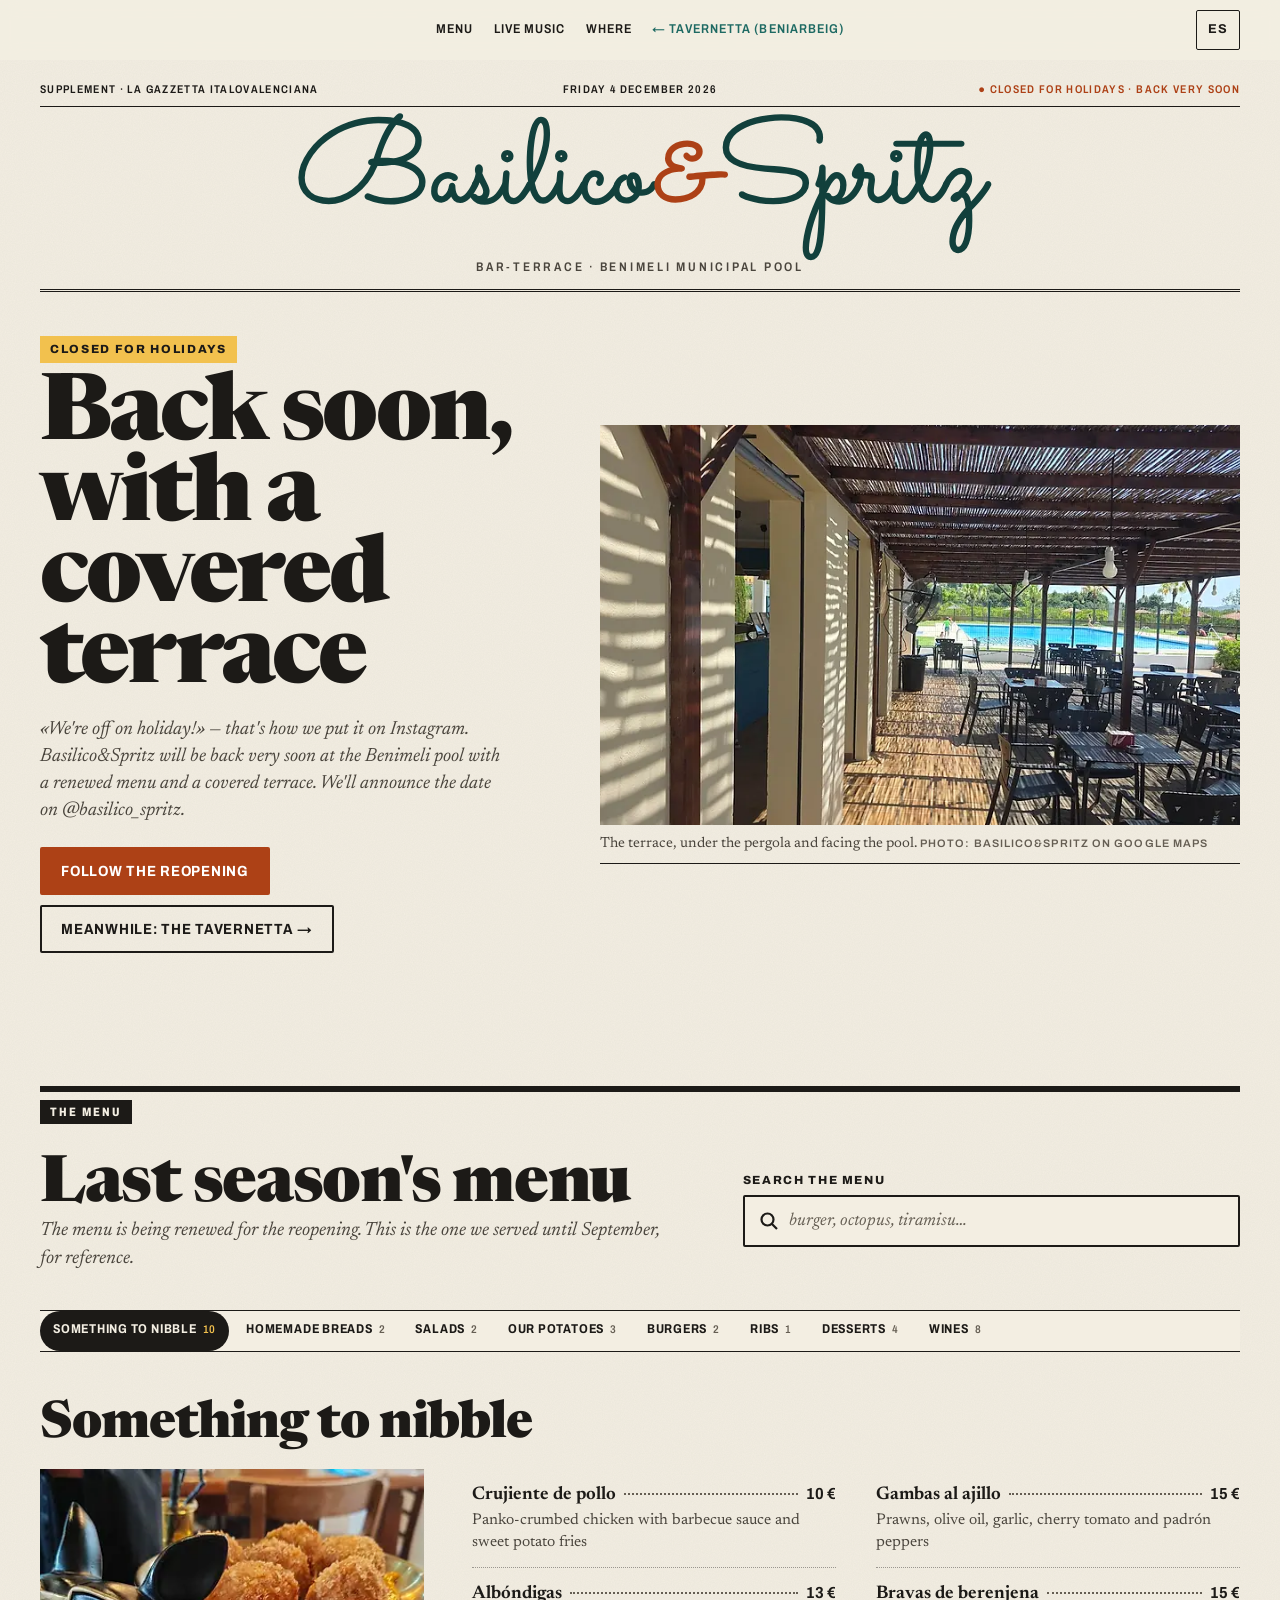
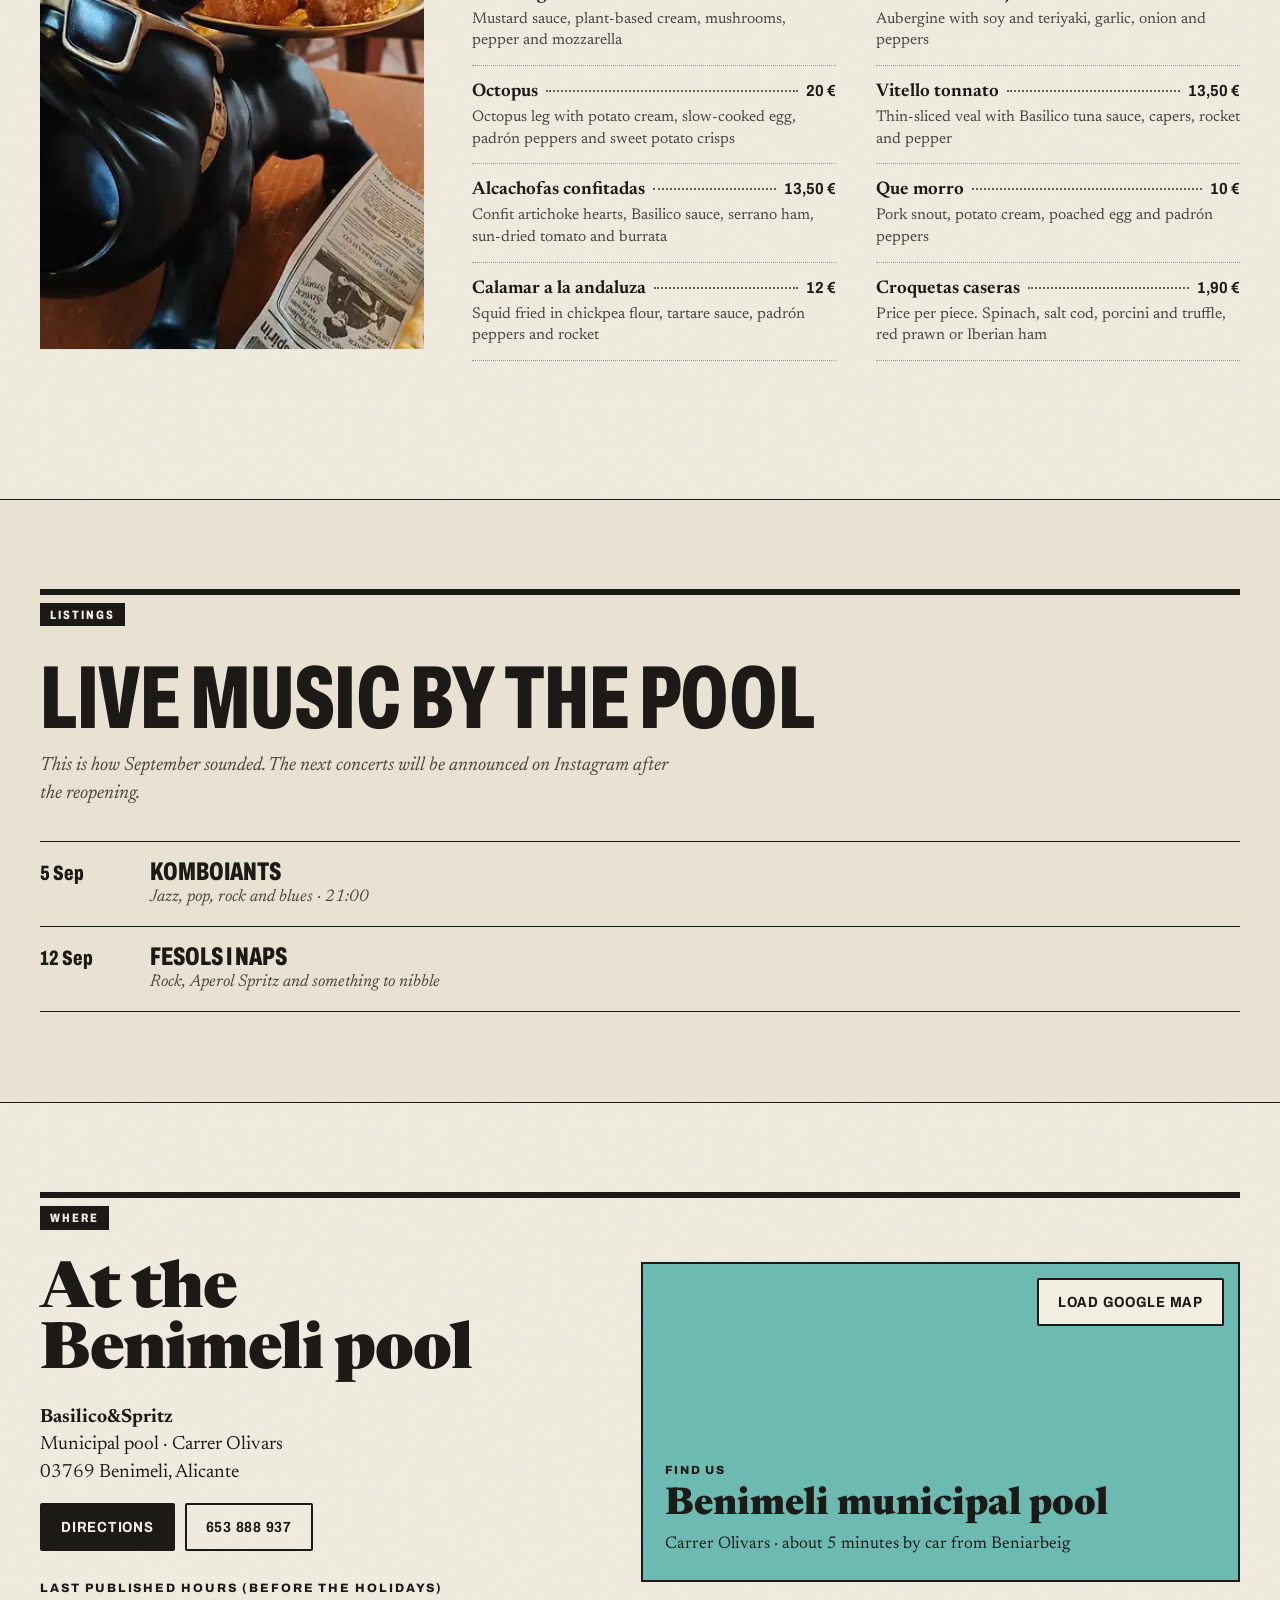
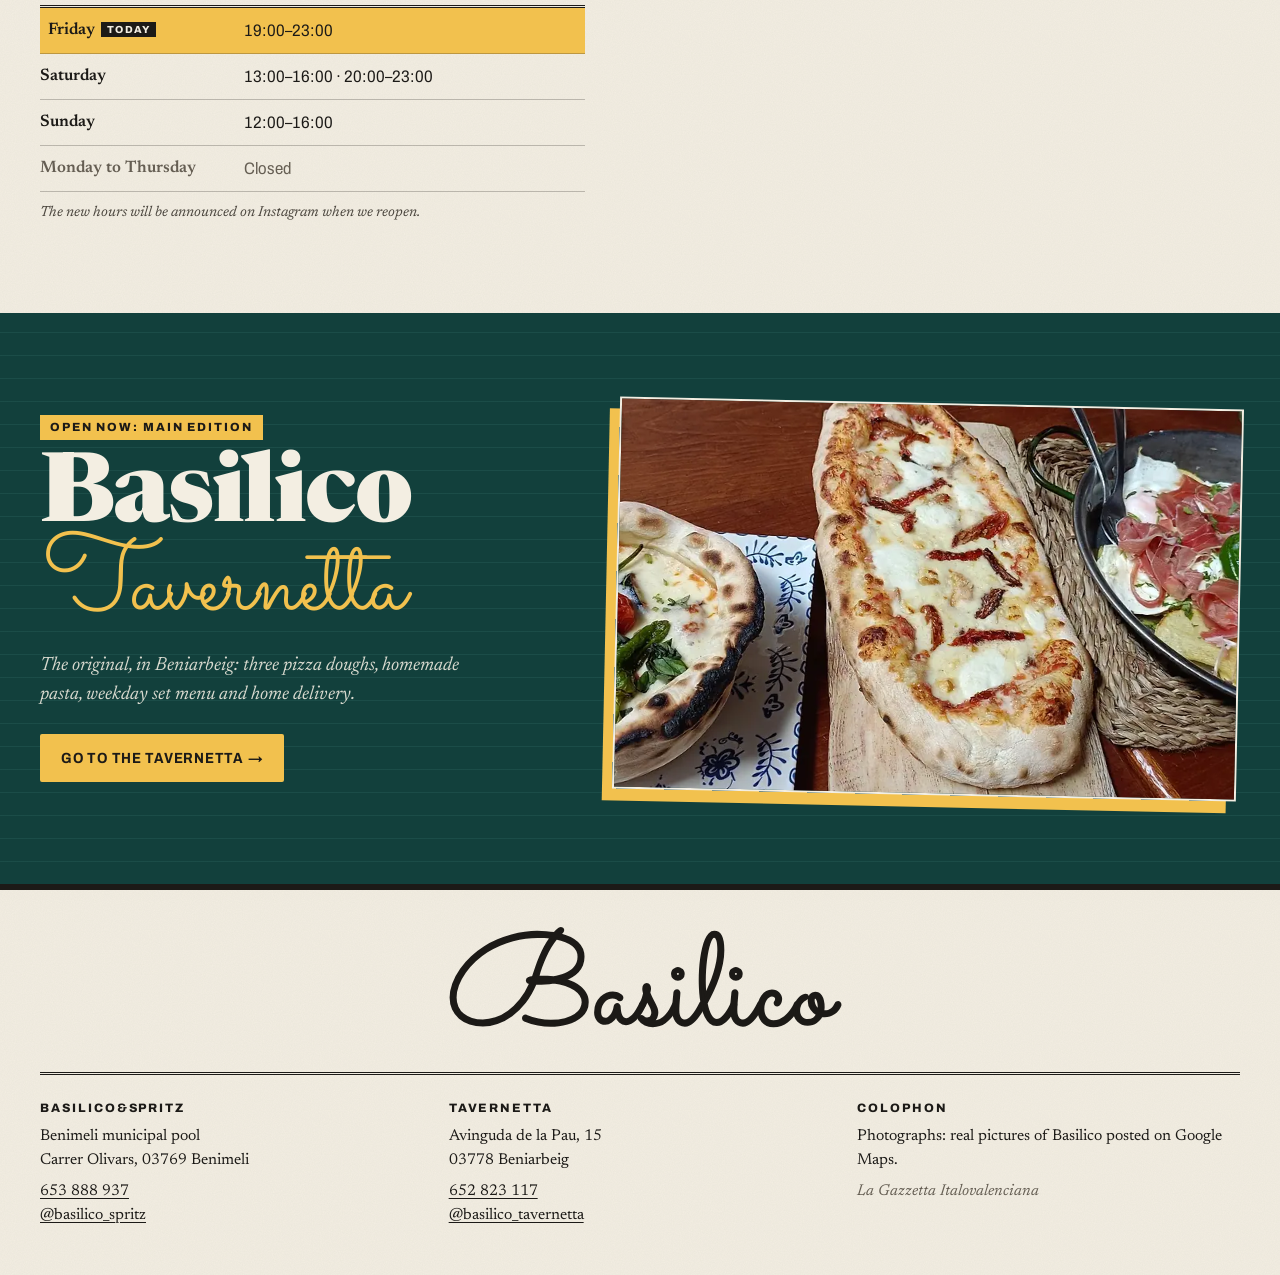
<file: spritz.html>
<!doctype html>
<html lang="es">
<head>
  <meta charset="utf-8">
  <meta name="viewport" content="width=device-width, initial-scale=1">
  <title>Basilico&amp;Spritz · Piscina municipal de Benimeli — spritz, burgers y costillas</title>
  <meta name="description" content="Basilico&amp;Spritz, el bar-terraza de Basilico en la piscina municipal de Benimeli: spritz, burgers, raciones y música en directo. Ahora de vacaciones: vuelve pronto con carta renovada y terraza cubierta.">
  <meta name="title-en" content="Basilico&amp;Spritz · Benimeli municipal pool — spritz, burgers and ribs">
  <!-- DEMO: quitar noindex al publicar en el dominio definitivo -->
  <meta name="robots" content="noindex, nofollow">
  <meta name="theme-color" content="#12403c">
  <meta property="og:type" content="restaurant">
  <meta property="og:title" content="Basilico&amp;Spritz · Piscina de Benimeli">
  <meta property="og:description" content="De vacaciones. Volvemos muy pronto con carta renovada y terraza cubierta.">
  <meta property="og:image" content="assets/img/og-spritz.jpg">
  <link rel="icon" href="favicon.svg" type="image/svg+xml">
  <link rel="preconnect" href="https://fonts.googleapis.com">
  <link rel="preconnect" href="https://fonts.gstatic.com" crossorigin>
  <link rel="stylesheet" href="https://fonts.googleapis.com/css2?family=Archivo:wdth,wght@62..125,400..800&family=Newsreader:ital,opsz,wght@0,6..72,300..800;1,6..72,300..700&family=Sacramento&display=swap">
  <link rel="stylesheet" href="assets/css/styles.css">
  <script type="application/ld+json">
  {
    "@context": "https://schema.org",
    "@type": "BarOrPub",
    "name": "Basilico&Spritz",
    "servesCuisine": ["Italiana", "Mediterránea", "Burgers"],
    "telephone": "+34 653 888 937",
    "address": {
      "@type": "PostalAddress",
      "streetAddress": "Carrer Olivars (Piscina municipal)",
      "postalCode": "03769",
      "addressLocality": "Benimeli",
      "addressRegion": "Alicante",
      "addressCountry": "ES"
    },
    "geo": { "@type": "GeoCoordinates", "latitude": 38.8214906, "longitude": -0.0423867 },
    "sameAs": ["https://www.instagram.com/basilico_spritz/"]
  }
  </script>
</head>
<body data-venue="spritz" class="theme-spritz">
  <a class="skip" href="#main" data-en="Skip to content">Saltar al contenido</a>

  <header class="topbar" data-topbar>
    <div class="wrap topbar__in">
      <a class="brand" href="#portada" aria-label="Basilico&amp;Spritz, inicio" data-en-aria-label="Basilico&amp;Spritz, home">
        <span class="brand__script">Basilico<span class="spritz-amp">&amp;</span>Spritz</span>
      </a>
      <nav class="topnav" aria-label="Secciones" data-en-aria-label="Sections">
        <ul role="list">
          <li><a href="#carta" data-en="Menu">Carta</a></li>
          <li><a href="#musica" data-en="Live music">Música</a></li>
          <li><a href="#visitanos" data-en="Where">Dónde</a></li>
          <li><a href="index.html" class="topnav__spritz" data-en="← Tavernetta (Beniarbeig)">← Tavernetta (Beniarbeig)</a></li>
        </ul>
      </nav>
      <div class="topbar__actions">
        <button class="lang" type="button" data-lang-toggle aria-label="Read in English" data-en-aria-label="Leer en español"><span data-en="ES">EN</span></button>
        <button class="burger" type="button" aria-expanded="false" aria-controls="menu-movil" data-burger>
          <span class="sr" data-en="Open menu">Abrir menú</span><span class="burger__bars" aria-hidden="true"></span>
        </button>
      </div>
    </div>
    <div class="mobnav" id="menu-movil" data-mobnav hidden>
      <ul class="mobnav__list" role="list">
        <li><a href="#carta" data-en="The menu">La carta</a></li>
        <li><a href="#musica" data-en="Live music">Música en directo</a></li>
        <li><a href="#visitanos" data-en="Where">Dónde estamos</a></li>
        <li><a href="index.html" data-en="Basilico Tavernetta (Beniarbeig)">Basilico Tavernetta (Beniarbeig)</a></li>
      </ul>
      <div class="mobnav__cta">
        <a class="btn btn--ghost" href="https://www.instagram.com/basilico_spritz/" rel="noopener" target="_blank">@basilico_spritz</a>
      </div>
    </div>
  </header>

  <main id="main">
    <section class="portada" id="portada" aria-labelledby="titular">
      <div class="wrap">
        <div class="masthead" data-masthead>
          <p class="masthead__line">
            <span class="masthead__paper" data-en="Supplement · La Gazzetta Italovalenciana">Suplemento · La Gazzetta Italovalenciana</span>
            <span class="masthead__date" data-dateline>Benimeli</span>
            <span class="masthead__where" data-status-short></span>
          </p>
          <h1 class="masthead__title">
            <span class="masthead__logo">Basilico<span class="spritz-amp">&amp;</span>Spritz</span>
            <span class="masthead__sub" data-en="Bar-terrace · Benimeli municipal pool">Bar-terraza · Piscina municipal de Benimeli</span>
          </h1>
        </div>
      </div>

      <div class="wrap spritz-hero">
        <div>
          <p class="vacaciones" data-en="Closed for holidays">Cerrado por vacaciones</p>
          <h2 class="headline" id="titular" data-en="Back soon, with a covered terrace">Volvemos pronto, con terraza cubierta</h2>
          <p class="deck" data-en="«We're off on holiday!» — that's how we put it on Instagram. Basilico&amp;Spritz will be back very soon at the Benimeli pool with a renewed menu and a covered terrace. We'll announce the date on @basilico_spritz.">«¡Nos vamos de vacaciones!», así lo contamos en Instagram. Basilico&amp;Spritz vuelve muy pronto a la piscina de Benimeli con carta renovada y terraza cubierta. La fecha, en @basilico_spritz.</p>
          <div class="spritz-hero__cta">
            <a class="btn btn--tomato" href="https://www.instagram.com/basilico_spritz/" target="_blank" rel="noopener" data-en="Follow the reopening">Seguir la reapertura</a>
            <a class="btn btn--ghost" href="index.html" data-en="Meanwhile: the Tavernetta →">Mientras: la Tavernetta →</a>
          </div>
        </div>
        <figure class="lead-fig">
          <img src="assets/img/spritz-terraza-800.webp" srcset="assets/img/spritz-terraza-800.webp 800w, assets/img/spritz-terraza-1600.webp 1600w" sizes="(min-width: 1000px) 55vw, 100vw" alt="Terraza de Basilico&amp;Spritz bajo una pérgola de madera frente a la piscina municipal de Benimeli" data-en-alt="Basilico&amp;Spritz terrace under a wooden pergola facing Benimeli's municipal pool" width="1600" height="900" fetchpriority="high" decoding="async">
          <figcaption><span data-en="The terrace, under the pergola and facing the pool.">La terraza, bajo la pérgola y frente a la piscina.</span> <em data-en="Photo: Basilico&amp;Spritz on Google Maps">Foto: Basilico&amp;Spritz en Google Maps</em></figcaption>
        </figure>
      </div>
    </section>

    <section class="sec sec--carta" id="carta" aria-labelledby="carta-t">
      <div class="wrap">
        <header class="sec__head"><p class="sec__name" data-en="The menu">La carta</p></header>
        <div class="sec__intro sec__intro--split">
          <div>
            <h2 class="sec__title" id="carta-t" data-en="Last season's menu">La carta de la temporada pasada</h2>
            <p class="sec__deck" data-en="The menu is being renewed for the reopening. This is the one we served until September, for reference.">La carta se está renovando para la reapertura. Esta es la que servimos hasta septiembre, como referencia.</p>
          </div>
          <div class="carta-tools">
            <label class="search" for="carta-q">
              <span class="search__label" data-en="Search the menu">Buscar en la carta</span>
              <input id="carta-q" type="search" placeholder="burger, pulpo, tiramisú…" data-en-placeholder="burger, octopus, tiramisu…" autocomplete="off" data-carta-search>
            </label>
            <p class="carta-count" aria-live="polite" data-carta-count></p>
          </div>
        </div>
        <div class="carta" data-carta>
      <!-- build:carta-spritz -->
      <nav class="carta-index" aria-label="Secciones de la carta" data-en-aria-label="Menu sections">
        <ul class="carta-index__list" role="list">
          <li><a class="cidx" href="#c-s-picar" data-cat="s-picar"><span data-en="Something to nibble">Algo para picar</span><b>10</b></a></li>
          <li><a class="cidx" href="#c-s-panes" data-cat="s-panes"><span data-en="Homemade breads">Panes caseros</span><b>2</b></a></li>
          <li><a class="cidx" href="#c-s-ensaladas" data-cat="s-ensaladas"><span data-en="Salads">Ensaladas</span><b>2</b></a></li>
          <li><a class="cidx" href="#c-s-patatas" data-cat="s-patatas"><span data-en="Our potatoes">Nuestras patatas</span><b>3</b></a></li>
          <li><a class="cidx" href="#c-s-burgers" data-cat="s-burgers"><span data-en="Burgers">Burgers</span><b>2</b></a></li>
          <li><a class="cidx" href="#c-s-costillas" data-cat="s-costillas"><span data-en="Ribs">Costillas</span><b>1</b></a></li>
          <li><a class="cidx" href="#c-s-postres" data-cat="s-postres"><span data-en="Desserts">Postres</span><b>4</b></a></li>
          <li><a class="cidx" href="#c-s-vinos" data-cat="s-vinos"><span data-en="Wines">Vinos</span><b>8</b></a></li>
        </ul>
      </nav>
      <div class="carta-secs">
    <section class="carta-sec has-fig" id="c-s-picar" data-cat="s-picar" aria-labelledby="h-s-picar">
      <header class="carta-sec__head">
        <h3 class="carta-sec__title" id="h-s-picar" data-en="Something to nibble">Algo para picar</h3>
        
      </header>
      <figure class="carta-sec__fig">
        <img src="assets/img/croquetas-bulldog-800.webp" srcset="assets/img/croquetas-bulldog-800.webp 800w, assets/img/croquetas-bulldog-1600.webp 1600w" sizes="(min-width: 1000px) 30vw, 92vw" alt="Croquetas servidas por una figura de bulldog con gafas de sol" data-en-alt="Croquettes served by a bulldog figure wearing sunglasses" loading="lazy" decoding="async">
      </figure>
      <div class="carta-sec__body"><ul class="dishes" role="list">
        <li class="dish" data-search="crujiente de pollo rebozado en panko con salsa barbacoa y patatas de boniato panko-crumbed chicken with barbecue sauce and sweet potato fries">
          <div class="dish__head"><span class="dish__name">Crujiente de pollo</span><span class="dish__leader" aria-hidden="true"></span><span class="dish__price">10 €</span></div>
          <p class="dish__desc" data-en="Panko-crumbed chicken with barbecue sauce and sweet potato fries">Rebozado en panko con salsa barbacoa y patatas de boniato</p>
        </li>
        <li class="dish" data-search="gambas al ajillo gambas, aceite de oliva, ajos, tomate cherry y pimientos del padron prawns, olive oil, garlic, cherry tomato and padron peppers">
          <div class="dish__head"><span class="dish__name">Gambas al ajillo</span><span class="dish__leader" aria-hidden="true"></span><span class="dish__price">15 €</span></div>
          <p class="dish__desc" data-en="Prawns, olive oil, garlic, cherry tomato and padrón peppers">Gambas, aceite de oliva, ajos, tomate cherry y pimientos del padrón</p>
        </li>
        <li class="dish" data-search="albondigas salsa de mostaza, nata vegetal, setas, pimienta y mozzarella mustard sauce, plant-based cream, mushrooms, pepper and mozzarella">
          <div class="dish__head"><span class="dish__name">Albóndigas</span><span class="dish__leader" aria-hidden="true"></span><span class="dish__price">13 €</span></div>
          <p class="dish__desc" data-en="Mustard sauce, plant-based cream, mushrooms, pepper and mozzarella">Salsa de mostaza, nata vegetal, setas, pimienta y mozzarella</p>
        </li>
        <li class="dish" data-search="bravas de berenjena berenjena, salsa de soja y teriyaki, ajos, cebolla y pimientos aubergine with soy and teriyaki, garlic, onion and peppers">
          <div class="dish__head"><span class="dish__name">Bravas de berenjena</span><span class="dish__leader" aria-hidden="true"></span><span class="dish__price">15 €</span></div>
          <p class="dish__desc" data-en="Aubergine with soy and teriyaki, garlic, onion and peppers">Berenjena, salsa de soja y teriyaki, ajos, cebolla y pimientos</p>
        </li>
        <li class="dish" data-search="octopus pata de pulpo con crema de patatas, huevo a baja temperatura, pimientos del padron y crujiente de boniato octopus leg with potato cream, slow-cooked egg, padron peppers and sweet potato crisps">
          <div class="dish__head"><span class="dish__name">Octopus</span><span class="dish__leader" aria-hidden="true"></span><span class="dish__price">20 €</span></div>
          <p class="dish__desc" data-en="Octopus leg with potato cream, slow-cooked egg, padrón peppers and sweet potato crisps">Pata de pulpo con crema de patatas, huevo a baja temperatura, pimientos del padrón y crujiente de boniato</p>
        </li>
        <li class="dish" data-search="vitello tonnato redondo de ternera, salsa basilico, alcaparras, rucula y pimienta thin-sliced veal with basilico tuna sauce, capers, rocket and pepper">
          <div class="dish__head"><span class="dish__name">Vitello tonnato</span><span class="dish__leader" aria-hidden="true"></span><span class="dish__price">13,50 €</span></div>
          <p class="dish__desc" data-en="Thin-sliced veal with Basilico tuna sauce, capers, rocket and pepper">Redondo de ternera, salsa Basilico, alcaparras, rúcula y pimienta</p>
        </li>
        <li class="dish" data-search="alcachofas confitadas corazon de alcachofas, salsa basilico, jamon serrano, tomate seco y burrata confit artichoke hearts, basilico sauce, serrano ham, sun-dried tomato and burrata">
          <div class="dish__head"><span class="dish__name">Alcachofas confitadas</span><span class="dish__leader" aria-hidden="true"></span><span class="dish__price">13,50 €</span></div>
          <p class="dish__desc" data-en="Confit artichoke hearts, Basilico sauce, serrano ham, sun-dried tomato and burrata">Corazón de alcachofas, salsa Basilico, jamón serrano, tomate seco y burrata</p>
        </li>
        <li class="dish" data-search="que morro morro, crema de patatas, huevo poche y pimientos del padron pork snout, potato cream, poached egg and padron peppers">
          <div class="dish__head"><span class="dish__name">Que morro</span><span class="dish__leader" aria-hidden="true"></span><span class="dish__price">10 €</span></div>
          <p class="dish__desc" data-en="Pork snout, potato cream, poached egg and padrón peppers">Morro, crema de patatas, huevo poché y pimientos del padrón</p>
        </li>
        <li class="dish" data-search="calamar a la andaluza calamar rebozado en harina de garbanzos, salsa tartara, pimientos del padron y rucula squid fried in chickpea flour, tartare sauce, padron peppers and rocket">
          <div class="dish__head"><span class="dish__name">Calamar a la andaluza</span><span class="dish__leader" aria-hidden="true"></span><span class="dish__price">12 €</span></div>
          <p class="dish__desc" data-en="Squid fried in chickpea flour, tartare sauce, padrón peppers and rocket">Calamar rebozado en harina de garbanzos, salsa tártara, pimientos del padrón y rúcula</p>
        </li>
        <li class="dish" data-search="croquetas caseras precio por unidad. espinacas, bacalao, boletus y trufa, gamba roja o jamon iberico price per piece. spinach, salt cod, porcini and truffle, red prawn or iberian ham">
          <div class="dish__head"><span class="dish__name">Croquetas caseras</span><span class="dish__leader" aria-hidden="true"></span><span class="dish__price">1,90 €</span></div>
          <p class="dish__desc" data-en="Price per piece. Spinach, salt cod, porcini and truffle, red prawn or Iberian ham">Precio por unidad. Espinacas, bacalao, boletus y trufa, gamba roja o jamón ibérico</p>
        </li>
      </ul>
      </div>
    </section>

    <section class="carta-sec" id="c-s-panes" data-cat="s-panes" aria-labelledby="h-s-panes">
      <header class="carta-sec__head">
        <h3 class="carta-sec__title" id="h-s-panes" data-en="Homemade breads">Panes caseros</h3>
        
      </header>
      <div class="carta-sec__body"><ul class="dishes" role="list">
        <li class="dish" data-search="pan de pueblo con tomate, alioli y aceitunas country bread with tomato, aioli and olives">
          <div class="dish__head"><span class="dish__name">Pan de pueblo</span><span class="dish__leader" aria-hidden="true"></span><span class="dish__price">4,50 €</span></div>
          <p class="dish__desc" data-en="Country bread with tomato, aioli and olives">Con tomate, alioli y aceitunas</p>
        </li>
        <li class="dish" data-search="focaccia jamon serrano, rucula, burrata y tomate seco serrano ham, rocket, burrata and sun-dried tomato">
          <div class="dish__head"><span class="dish__name">Focaccia</span><span class="dish__leader" aria-hidden="true"></span><span class="dish__price">8,50 €</span></div>
          <p class="dish__desc" data-en="Serrano ham, rocket, burrata and sun-dried tomato">Jamón serrano, rúcula, burrata y tomate seco</p>
        </li>
      </ul>
      </div>
    </section>

    <section class="carta-sec" id="c-s-ensaladas" data-cat="s-ensaladas" aria-labelledby="h-s-ensaladas">
      <header class="carta-sec__head">
        <h3 class="carta-sec__title" id="h-s-ensaladas" data-en="Salads">Ensaladas</h3>
        
      </header>
      <div class="carta-sec__body"><ul class="dishes" role="list">
        <li class="dish" data-search="basilico queso semicurado, tomate seco, rucula, almendras y jamon serrano semi-cured cheese, sun-dried tomato, rocket, almonds and serrano ham">
          <div class="dish__head"><span class="dish__name">Basilico</span><span class="dish__leader" aria-hidden="true"></span><span class="dish__price">11 €</span></div>
          <p class="dish__desc" data-en="Semi-cured cheese, sun-dried tomato, rocket, almonds and serrano ham">Queso semicurado, tomate seco, rúcula, almendras y jamón serrano</p>
        </li>
        <li class="dish" data-search="benimeli queso burrata, tostas de pan con tomate, cebolla morada, pesto, vinagre de modena y rucula burrata, tomato toasts, red onion, pesto, modena vinegar and rocket">
          <div class="dish__head"><span class="dish__name">Benimeli</span><span class="dish__leader" aria-hidden="true"></span><span class="dish__price">14 €</span></div>
          <p class="dish__desc" data-en="Burrata, tomato toasts, red onion, pesto, Modena vinegar and rocket">Queso burrata, tostas de pan con tomate, cebolla morada, pesto, vinagre de Módena y rúcula</p>
        </li>
      </ul>
      </div>
    </section>

    <section class="carta-sec" id="c-s-patatas" data-cat="s-patatas" aria-labelledby="h-s-patatas">
      <header class="carta-sec__head">
        <h3 class="carta-sec__title" id="h-s-patatas" data-en="Our potatoes">Nuestras patatas</h3>
        
      </header>
      <div class="carta-sec__body"><ul class="dishes" role="list">
        <li class="dish" data-search="patatas llama a los bomberos con salsa casera picante, pimientos del padron y alioli homemade hot sauce, padron peppers and aioli">
          <div class="dish__head"><span class="dish__name">Patatas llama a los bomberos</span><span class="dish__leader" aria-hidden="true"></span><span class="dish__price">14,50 €</span></div>
          <p class="dish__desc" data-en="Homemade hot sauce, padrón peppers and aioli">Con salsa casera picante, pimientos del padrón y alioli</p>
        </li>
        <li class="dish" data-search="huevos rotos jamon serrano, huevos fritos, patatas caseras y pimientos del padron homemade chips, fried eggs, serrano ham and padron peppers">
          <div class="dish__head"><span class="dish__name">Huevos rotos</span><span class="dish__leader" aria-hidden="true"></span><span class="dish__price">15 €</span></div>
          <p class="dish__desc" data-en="Homemade chips, fried eggs, serrano ham and padrón peppers">Jamón serrano, huevos fritos, patatas caseras y pimientos del padrón</p>
        </li>
        <li class="dish" data-search="patatas a los 4 quesos nata vegetal, mozzarella, queso azul y scamorza ahumado plant-based cream, mozzarella, blue cheese and smoked scamorza">
          <div class="dish__head"><span class="dish__name">Patatas a los 4 quesos</span><span class="dish__leader" aria-hidden="true"></span><span class="dish__price">15 €</span></div>
          <p class="dish__desc" data-en="Plant-based cream, mozzarella, blue cheese and smoked scamorza">Nata vegetal, mozzarella, queso azul y scamorza ahumado</p>
        </li>
      </ul>
      </div>
    </section>

    <section class="carta-sec" id="c-s-burgers" data-cat="s-burgers" aria-labelledby="h-s-burgers">
      <header class="carta-sec__head">
        <h3 class="carta-sec__title" id="h-s-burgers" data-en="Burgers">Burgers</h3>
        
      </header>
      <div class="carta-sec__body"><ul class="dishes" role="list">
        <li class="dish" data-search="basilico carne de wagyu, cebolla, tomate, rucula, cheddar, huevo, salsa de queso, serrano, mayonesa de trufa y patatas fritas wagyu beef, onion, tomato, rocket, cheddar, egg, cheese sauce, serrano ham, truffle mayo and chips">
          <div class="dish__head"><span class="dish__name">Basilico</span><span class="dish__leader" aria-hidden="true"></span><span class="dish__price">17 €</span></div>
          <p class="dish__desc" data-en="Wagyu beef, onion, tomato, rocket, cheddar, egg, cheese sauce, serrano ham, truffle mayo and chips">Carne de wagyu, cebolla, tomate, rúcula, cheddar, huevo, salsa de queso, serrano, mayonesa de trufa y patatas fritas</p>
        </li>
        <li class="dish" data-search="benimeli pollo rebozado en panko, huevo, rucula, tomate seco, queso ahumado, salsa gaucha picante, crujiente de bacon y patatas de boniato panko chicken, egg, rocket, sun-dried tomato, smoked cheese, spicy gaucho sauce, bacon crunch and sweet potato fries">
          <div class="dish__head"><span class="dish__name">Benimeli</span><span class="dish__leader" aria-hidden="true"></span><span class="dish__price">16 €</span></div>
          <p class="dish__desc" data-en="Panko chicken, egg, rocket, sun-dried tomato, smoked cheese, spicy gaucho sauce, bacon crunch and sweet potato fries">Pollo rebozado en panko, huevo, rúcula, tomate seco, queso ahumado, salsa gaucha picante, crujiente de bacón y patatas de boniato</p>
        </li>
      </ul>
      </div>
    </section>

    <section class="carta-sec has-fig" id="c-s-costillas" data-cat="s-costillas" aria-labelledby="h-s-costillas">
      <header class="carta-sec__head">
        <h3 class="carta-sec__title" id="h-s-costillas" data-en="Ribs">Costillas</h3>
        
      </header>
      <figure class="carta-sec__fig">
        <img src="assets/img/costillas-700.webp" srcset="assets/img/costillas-700.webp 700w, assets/img/costillas-1400.webp 1400w" sizes="(min-width: 1000px) 30vw, 92vw" alt="Costilla de cerdo en salsa con patatas y pimientos del padrón" data-en-alt="Pork ribs in sauce with chips and padrón peppers" loading="lazy" decoding="async">
      </figure>
      <div class="carta-sec__body"><ul class="dishes" role="list">
        <li class="dish" data-search="costilla de cerdo costilla americana a baja temperatura, en salsa barbacoa al whisky, patatas fritas y pimientos del padron slow-cooked american-style ribs in whisky barbecue sauce, chips and padron peppers">
          <div class="dish__head"><span class="dish__name">Costilla de cerdo</span><span class="dish__leader" aria-hidden="true"></span><span class="dish__price">20 €</span></div>
          <p class="dish__desc" data-en="Slow-cooked American-style ribs in whisky barbecue sauce, chips and padrón peppers">Costilla americana a baja temperatura, en salsa barbacoa al whisky, patatas fritas y pimientos del padrón</p>
        </li>
      </ul>
      </div>
    </section>

    <section class="carta-sec has-fig" id="c-s-postres" data-cat="s-postres" aria-labelledby="h-s-postres">
      <header class="carta-sec__head">
        <h3 class="carta-sec__title" id="h-s-postres" data-en="Desserts">Postres</h3>
        
      </header>
      <figure class="carta-sec__fig">
        <img src="assets/img/helado-playa-600.webp" srcset="assets/img/helado-playa-600.webp 600w, assets/img/helado-playa-1000.webp 1000w" sizes="(min-width: 1000px) 30vw, 92vw" alt="Un mal día en la playa: helado con cucurucho del revés y arena de galleta" data-en-alt="'A bad day at the beach': ice cream with an upside-down cone and biscuit sand" loading="lazy" decoding="async">
      </figure>
      <div class="carta-sec__body"><ul class="dishes" role="list">
        <li class="dish" data-search="un mal dia en la playa helado de fresa, chocolate, coco, vainilla, cucurucho, chocolate caliente, almendra caramelizada y tierra de galleta strawberry, chocolate, coconut and vanilla ice cream, cone, hot chocolate, caramelised almond and biscuit crumble">
          <div class="dish__head"><span class="dish__name">Un mal día en la playa</span><span class="dish__leader" aria-hidden="true"></span><span class="dish__price">6,50 €</span></div>
          <p class="dish__desc" data-en="Strawberry, chocolate, coconut and vanilla ice cream, cone, hot chocolate, caramelised almond and biscuit crumble">Helado de fresa, chocolate, coco, vainilla, cucurucho, chocolate caliente, almendra caramelizada y tierra de galleta</p>
        </li>
        <li class="dish" data-search="torrijas torrijas y helado de vainilla spanish-style french toast with vanilla ice cream">
          <div class="dish__head"><span class="dish__name">Torrijas</span><span class="dish__leader" aria-hidden="true"></span><span class="dish__price">6,50 €</span></div>
          <p class="dish__desc" data-en="Spanish-style French toast with vanilla ice cream">Torrijas y helado de vainilla</p>
        </li>
        <li class="dish" data-search="tarta de queso mini tarta de queso con helado de vainilla, mermelada de higos y crujiente de almendra mini cheesecake with vanilla ice cream, fig jam and almond crunch">
          <div class="dish__head"><span class="dish__name">Tarta de queso</span><span class="dish__leader" aria-hidden="true"></span><span class="dish__price">6 €</span></div>
          <p class="dish__desc" data-en="Mini cheesecake with vanilla ice cream, fig jam and almond crunch">Mini tarta de queso con helado de vainilla, mermelada de higos y crujiente de almendra</p>
        </li>
        <li class="dish" data-search="tiramisu de mascarpone y pistacho mascarpone and pistachio">
          <div class="dish__head"><span class="dish__name">Tiramisú</span><span class="dish__leader" aria-hidden="true"></span><span class="dish__price">7 €</span></div>
          <p class="dish__desc" data-en="Mascarpone and pistachio">De mascarpone y pistacho</p>
        </li>
      </ul>
      </div>
    </section>

    <section class="carta-sec" id="c-s-vinos" data-cat="s-vinos" aria-labelledby="h-s-vinos">
      <header class="carta-sec__head">
        <h3 class="carta-sec__title" id="h-s-vinos" data-en="Wines">Vinos</h3>
        <p class="carta-sec__note" data-en="Bottle">Botella</p>
      </header>
      <div class="carta-sec__body">
      <div class="carta-sub">
        <h4 class="carta-sub__title" data-en="White">Blancos</h4>
        <ul class="dishes" role="list">
        <li class="dish" data-search="finca feroz d.o. rueda · verdejo d.o. rueda · verdejo">
          <div class="dish__head"><span class="dish__name">Finca Feroz</span><span class="dish__leader" aria-hidden="true"></span><span class="dish__price">15 €</span></div>
          <p class="dish__desc" data-en="D.O. Rueda · Verdejo">D.O. Rueda · Verdejo</p>
        </li>
        <li class="dish" data-search="sommos d.o. somontano · chardonnay d.o. somontano · chardonnay">
          <div class="dish__head"><span class="dish__name">Sommos</span><span class="dish__leader" aria-hidden="true"></span><span class="dish__price">15 €</span></div>
          <p class="dish__desc" data-en="D.O. Somontano · Chardonnay">D.O. Somontano · Chardonnay</p>
        </li>
        <li class="dish" data-search="tharsys city d.o. requena · macabeo d.o. requena · macabeo">
          <div class="dish__head"><span class="dish__name">Tharsys City</span><span class="dish__leader" aria-hidden="true"></span><span class="dish__price">15 €</span></div>
          <p class="dish__desc" data-en="D.O. Requena · Macabeo">D.O. Requena · Macabeo</p>
        </li>
      </ul>
      </div>
      <div class="carta-sub">
        <h4 class="carta-sub__title" data-en="Red">Tintos</h4>
        <ul class="dishes" role="list">
        <li class="dish" data-search="tharsys city d.o. requena · bobal d.o. requena · bobal">
          <div class="dish__head"><span class="dish__name">Tharsys City</span><span class="dish__leader" aria-hidden="true"></span><span class="dish__price">15 €</span></div>
          <p class="dish__desc" data-en="D.O. Requena · Bobal">D.O. Requena · Bobal</p>
        </li>
        <li class="dish" data-search="marques de atrio d.o. rioja · crianza d.o. rioja · crianza">
          <div class="dish__head"><span class="dish__name">Marqués de Atrio</span><span class="dish__leader" aria-hidden="true"></span><span class="dish__price">15 €</span></div>
          <p class="dish__desc" data-en="D.O. Rioja · Crianza">D.O. Rioja · Crianza</p>
        </li>
        <li class="dish" data-search="olia d.o. ribera del duero · tempranillo d.o. ribera del duero · tempranillo">
          <div class="dish__head"><span class="dish__name">Olía</span><span class="dish__leader" aria-hidden="true"></span><span class="dish__price">15 €</span></div>
          <p class="dish__desc" data-en="D.O. Ribera del Duero · Tempranillo">D.O. Ribera del Duero · Tempranillo</p>
        </li>
      </ul>
      </div>
      <div class="carta-sub">
        <h4 class="carta-sub__title" data-en="Rosé">Rosado</h4>
        <ul class="dishes" role="list">
        <li class="dish" data-search="marques de atrio d.o. rioja · garnacha d.o. rioja · garnacha">
          <div class="dish__head"><span class="dish__name">Marqués de Atrio</span><span class="dish__leader" aria-hidden="true"></span><span class="dish__price">15 €</span></div>
          <p class="dish__desc" data-en="D.O. Rioja · Garnacha">D.O. Rioja · Garnacha</p>
        </li>
      </ul>
      </div>
      <div class="carta-sub">
        <h4 class="carta-sub__title" data-en="Cava">Cava</h4>
        <ul class="dishes" role="list">
        <li class="dish" data-search="domino de requena d.o. requena · brut d.o. requena · brut">
          <div class="dish__head"><span class="dish__name">Domino de Requena</span><span class="dish__leader" aria-hidden="true"></span><span class="dish__price">15 €</span></div>
          <p class="dish__desc" data-en="D.O. Requena · Brut">D.O. Requena · Brut</p>
        </li>
      </ul>
      </div>
      </div>
    </section>
      </div>
      <!-- /build:carta-spritz -->
        </div>
        <p class="carta-empty" data-carta-empty hidden><span data-en="Nothing on the menu with that word.">Nada en la carta con esa palabra.</span></p>
      </div>
    </section>

    <section class="sec sec--clasif" id="musica" aria-labelledby="musica-t">
      <div class="wrap">
        <header class="sec__head"><p class="sec__name" data-en="Listings">Cartelera</p></header>
        <div class="sec__intro">
          <h2 class="sec__title sec__title--tabloid" id="musica-t" data-en="Live music by the pool">Música en directo junto a la piscina</h2>
          <p class="sec__deck" data-en="This is how September sounded. The next concerts will be announced on Instagram after the reopening.">Así sonó septiembre. Los próximos conciertos se anunciarán en Instagram tras la reapertura.</p>
        </div>
        <ul class="cartel" role="list">
          <li><time datetime="2026-09-05" data-en="5 Sep">5 sep</time><div><b>Komboiants</b><span data-en="Jazz, pop, rock and blues · 21:00">Jazz, pop, rock y blues · 21:00</span></div></li>
          <li><time datetime="2026-09-12" data-en="12 Sep">12 sep</time><div><b>Fesols i Naps</b><span data-en="Rock, Aperol Spritz and something to nibble">Rock, Aperol Spritz y algo para picar</span></div></li>
        </ul>
      </div>
    </section>

    <section class="sec sec--visit" id="visitanos" aria-labelledby="visit-t">
      <div class="wrap">
        <header class="sec__head"><p class="sec__name" data-en="Where">Dónde</p></header>
        <div class="visit">
          <div class="visit__info">
            <h2 class="sec__title" id="visit-t" data-en="At the Benimeli pool">En la piscina de Benimeli</h2>
            <address class="visit__addr">
              <b>Basilico&amp;Spritz</b><br>
              <span data-en="Municipal pool · Carrer Olivars">Piscina municipal · Carrer Olivars</span><br>
              03769 Benimeli, Alicante
            </address>
            <p class="visit__links">
              <a class="btn btn--ink" href="https://www.google.com/maps/dir/?api=1&amp;destination=38.8214906,-0.0423867" target="_blank" rel="noopener" data-en="Directions">Cómo llegar</a>
              <a class="btn btn--ghost" href="tel:+34653888937">653 888 937</a>
            </p>
            <table class="hours" data-hours="spritz">
              <caption data-en="Last published hours (before the holidays)">Último horario publicado (antes de vacaciones)</caption>
              <tbody>
                <tr data-day="5"><th scope="row" data-en="Friday">Viernes</th><td>19:00–23:00</td></tr>
                <tr data-day="6"><th scope="row" data-en="Saturday">Sábado</th><td>13:00–16:00 · 20:00–23:00</td></tr>
                <tr data-day="0"><th scope="row" data-en="Sunday">Domingo</th><td>12:00–16:00</td></tr>
                <tr data-day="1" class="is-closed"><th scope="row" data-en="Monday to Thursday">Lunes a jueves</th><td data-en="Closed">Cerrado</td></tr>
              </tbody>
            </table>
            <p class="hours__note" data-en="The new hours will be announced on Instagram when we reopen.">El nuevo horario se anunciará en Instagram con la reapertura.</p>
          </div>
          <div class="visit__map">
            <figure class="map map--plain" data-map data-map-q="38.8214906,-0.0423867">
              <div class="map__plain">
                <p class="map__plain-k" data-en="Find us">Dónde estamos</p>
                <p class="map__plain-t" data-en="Benimeli municipal pool">Piscina municipal de Benimeli</p>
                <p data-en="Carrer Olivars · about 5 minutes by car from Beniarbeig">Carrer Olivars · a unos 5 minutos en coche de Beniarbeig</p>
              </div>
              <button class="btn btn--paper map__load" type="button" data-map-load data-en="Load Google map">Cargar mapa de Google</button>
            </figure>
          </div>
        </div>
      </div>
    </section>

    <section class="suple" aria-labelledby="back-t">
      <div class="wrap suple__in">
        <div class="suple__text">
          <p class="suple__label" data-en="Open now: main edition">Abierta: la edición principal</p>
          <h2 class="suple__title" id="back-t">Basilico <span>Tavernetta</span></h2>
          <p class="suple__deck" data-en="The original, in Beniarbeig: three pizza doughs, homemade pasta, weekday set menu and home delivery.">La original, en Beniarbeig: tres masas de pizza, pasta casera, menú de mediodía y reparto a domicilio.</p>
          <a class="btn btn--sun" href="index.html" data-en="Go to the Tavernetta →">Ir a la Tavernetta →</a>
        </div>
        <figure class="suple__fig">
          <img src="assets/img/portada-mesa-1200.webp" srcset="assets/img/portada-mesa-1200.webp 1200w, assets/img/portada-mesa-2000.webp 2000w" sizes="(min-width: 1000px) 55vw, 92vw" alt="Pizza napolitana, pinsa y huevos rotos en una mesa de Basilico Tavernetta" data-en-alt="Neapolitan pizza, pinsa and broken eggs on a Basilico Tavernetta table" width="2000" height="800" loading="lazy" decoding="async">
        </figure>
      </div>
    </section>
  </main>

  <footer class="foot">
    <div class="wrap">
      <p class="foot__logo">Basilico</p>
      <div class="foot__cols">
        <div>
          <h2 class="foot__h">Basilico&amp;Spritz</h2>
          <p data-en="Benimeli municipal pool<br>Carrer Olivars, 03769 Benimeli">Piscina municipal de Benimeli<br>Carrer Olivars, 03769 Benimeli</p>
          <p><a href="tel:+34653888937">653 888 937</a><br><a href="https://www.instagram.com/basilico_spritz/" target="_blank" rel="noopener">@basilico_spritz</a></p>
        </div>
        <div>
          <h2 class="foot__h">Tavernetta</h2>
          <p>Avinguda de la Pau, 15<br>03778 Beniarbeig</p>
          <p><a href="tel:+34652823117">652 823 117</a><br><a href="https://www.instagram.com/basilico_tavernetta/" target="_blank" rel="noopener">@basilico_tavernetta</a></p>
        </div>
        <div>
          <h2 class="foot__h" data-en="Colophon">Imprenta</h2>
          <p data-en="Photographs: real pictures of Basilico posted on Google Maps.">Fotografías: imágenes reales de Basilico publicadas en Google Maps.</p>
          <p class="foot__paper">La Gazzetta Italovalenciana</p>
        </div>
      </div>
    </div>
  </footer>

  <nav class="dock" aria-label="Acciones rápidas" data-en-aria-label="Quick actions">
    <a class="dock__btn dock__btn--main" href="index.html" data-en="Tavernetta">Tavernetta</a>
    <a class="dock__btn" href="https://www.instagram.com/basilico_spritz/" target="_blank" rel="noopener">Instagram</a>
    <a class="dock__btn" href="#carta" data-en="Menu">Carta</a>
  </nav>

  <script src="assets/js/main.js" defer></script>
</body>
</html>
</file>
<file: assets/css/styles.css>
/* =========================================================
   BASILICO · La Gazzetta Italovalenciana — v2
   El periódico es la maqueta (tipografía, estructura, tono).
   La comida es la noticia (fotografía grande, real).
   ========================================================= */

:root {
  --paper: #f3eee2;
  --paper-2: #e9e2d2;
  --paper-3: #ddd4c0;
  --ink: #1c1a17;
  --ink-2: #4a453d;
  --ink-3: #655e53;
  --rule: #1c1a17;
  --turq: #6cbab1;          /* contraventanas, bici, estanterías */
  --turq-deep: #1e6a63;     /* turquesa apto para texto */
  --turq-night: #12403c;
  --tomato: #c23a1d;        /* acción */
  --tomato-deep: #9c2c13;
  --sun: #f2c14e;           /* guirnalda de luces */
  --wa: #1f7a4d;

  --f-news: "Newsreader", "Georgia", "Times New Roman", serif;
  --f-sans: "Archivo", "Arial Narrow", "Helvetica Neue", Arial, sans-serif;
  --f-script: "Sacramento", "Brush Script MT", cursive;

  --gutter: clamp(16px, 3.2vw, 40px);
  --maxw: 1320px;
  --radius: 2px;
  --ease-out: cubic-bezier(.22, 1, .36, 1);
  --topbar-h: 60px;
}

*, *::before, *::after { box-sizing: border-box; }

html {
  -webkit-text-size-adjust: 100%;
  scroll-behavior: smooth;
  scroll-padding-top: calc(var(--topbar-h) + 12px);
}
@media (prefers-reduced-motion: reduce) { html { scroll-behavior: auto; } }

body {
  margin: 0;
  background-color: var(--paper);
  background-image: url("data:image/svg+xml,%3Csvg xmlns='http://www.w3.org/2000/svg' width='180' height='180'%3E%3Cfilter id='n'%3E%3CfeTurbulence type='fractalNoise' baseFrequency='.9' numOctaves='2' stitchTiles='stitch'/%3E%3CfeColorMatrix values='0 0 0 0 .1 0 0 0 0 .09 0 0 0 0 .07 0 0 0 .05 0'/%3E%3C/filter%3E%3Crect width='100%25' height='100%25' filter='url(%23n)'/%3E%3C/svg%3E");
  color: var(--ink);
  font-family: var(--f-news);
  font-size: 1.0625rem;
  line-height: 1.5;
  font-optical-sizing: auto;
  text-rendering: optimizeLegibility;
  -webkit-font-smoothing: antialiased;
}

img { display: block; max-width: 100%; height: auto; }
a { color: inherit; text-underline-offset: .18em; text-decoration-thickness: 1px; }
a:hover { text-decoration-thickness: 2px; }
button, input, select, textarea { font: inherit; color: inherit; }
h1, h2, h3, h4, p, ul, ol, figure, blockquote { margin: 0; }
ul[role="list"] { list-style: none; padding: 0; }
[hidden] { display: none !important; }
:focus-visible { outline: 3px solid var(--turq-deep); outline-offset: 3px; }

.sr {
  position: absolute; width: 1px; height: 1px; margin: -1px; padding: 0;
  overflow: hidden; clip: rect(0 0 0 0); white-space: nowrap; border: 0;
}
.skip {
  position: absolute; left: 12px; top: -60px; z-index: 100;
  background: var(--ink); color: var(--paper); padding: 10px 14px;
  font-family: var(--f-sans); font-weight: 700; text-decoration: none;
}
.skip:focus { top: 12px; }
.nowrap { white-space: nowrap; }
@media (max-width: 699px) { .only-d { display: none; } }
@media (min-width: 700px) { .only-m { display: none; } }

.wrap { width: 100%; max-width: var(--maxw); margin-inline: auto; padding-inline: var(--gutter); }

/* ---------- Botones ---------- */
.btn {
  --bg: var(--ink); --fg: var(--paper);
  display: inline-flex; align-items: center; justify-content: center; gap: .4em; flex-wrap: wrap;
  min-height: 48px; padding: .7em 1.3em;
  border: 2px solid var(--bg); border-radius: var(--radius);
  background: var(--bg); color: var(--fg);
  font-family: var(--f-sans); font-weight: 700; font-size: .92rem;
  font-variation-settings: "wdth" 88;
  letter-spacing: .05em; text-transform: uppercase; text-decoration: none;
  cursor: pointer;
  transition: transform .18s var(--ease-out), background-color .18s, color .18s, box-shadow .18s;
}
.btn:hover { transform: translate(-2px, -2px); box-shadow: 4px 4px 0 0 var(--ink); text-decoration: none; }
.btn:active { transform: none; box-shadow: none; }
.btn--tomato { --bg: var(--tomato); --fg: #fff; }
.btn--tomato:hover { --bg: var(--tomato-deep); }
.btn--ink { --bg: var(--ink); --fg: var(--paper); }
.btn--ghost { --bg: transparent; --fg: var(--ink); border-color: var(--ink); }
.btn--paper { --bg: var(--paper); --fg: var(--ink); border-color: var(--ink); }
.btn--sun { --bg: var(--sun); --fg: var(--ink); border-color: var(--sun); }
.btn--sun:hover { box-shadow: 4px 4px 0 0 var(--paper); }
.btn--wa { --bg: var(--wa); --fg: #fff; }
.btn--sm { min-height: 40px; padding: .45em .9em; font-size: .84rem; }
.btn--block { width: 100%; }
@media (prefers-reduced-motion: reduce) { .btn, .btn:hover { transform: none; } }

/* ---------- Etiquetas y kickers ---------- */
.tag {
  display: inline-block;
  font-family: var(--f-sans); font-size: .66rem; font-weight: 700;
  font-variation-settings: "wdth" 80; letter-spacing: .08em; text-transform: uppercase;
  padding: .22em .5em .16em; border-radius: 2px; line-height: 1.2;
  vertical-align: .15em; white-space: nowrap;
}
.tag--fav { background: var(--sun); color: var(--ink); }
.tag--iv { background: var(--turq); color: var(--ink); }
.kicker {
  font-family: var(--f-sans); font-weight: 700; font-size: .78rem;
  font-variation-settings: "wdth" 75; letter-spacing: .16em; text-transform: uppercase; color: var(--tomato);
}
.kicker--light { color: var(--sun); }

/* =========================================================
   CABECERA FIJA
   ========================================================= */
.topbar {
  position: sticky; top: 0; z-index: 50;
  border-bottom: 1px solid transparent;
  transition: border-color .2s;
}
/* el desenfoque va en un pseudo-elemento: si estuviera en .topbar,
   el panel .mobnav (position: fixed) quedaría atrapado dentro */
.topbar::before {
  content: ""; position: absolute; inset: 0; z-index: -1;
  background: color-mix(in srgb, var(--paper) 94%, transparent);
  backdrop-filter: blur(8px); -webkit-backdrop-filter: blur(8px);
}
.topbar.is-scrolled { border-bottom-color: var(--ink); }
.topbar__in { display: flex; align-items: center; justify-content: space-between; gap: 16px; height: var(--topbar-h); }
.brand { display: flex; align-items: baseline; text-decoration: none; min-width: 0; transition: opacity .3s, transform .3s var(--ease-out); }
.brand__script { font-family: var(--f-script); font-size: 2.3rem; line-height: 1; -webkit-text-stroke: .025em currentColor; transform: translateY(4px); }
/* La marca pequeña aparece cuando la cabecera grande sale de pantalla */
.js .has-masthead .brand { opacity: 0; visibility: hidden; transform: translateY(-6px); transition: opacity .3s, transform .3s var(--ease-out), visibility 0s .3s; }
.js .has-masthead.is-past-masthead .brand { opacity: 1; visibility: visible; transform: none; transition-delay: 0s; }

.topnav { display: none; }
.topnav ul { display: flex; gap: clamp(12px, 1.6vw, 24px); }
.topnav a {
  font-family: var(--f-sans); font-size: .8rem; font-weight: 600;
  font-variation-settings: "wdth" 85; letter-spacing: .08em; text-transform: uppercase; text-decoration: none;
  padding: 6px 0; border-bottom: 2px solid transparent;
}
.topnav a:hover, .topnav a.is-active { border-bottom-color: var(--tomato); }
.topnav__spritz { color: var(--turq-deep); }
.topbar__actions { display: flex; align-items: center; gap: 8px; flex-shrink: 0; margin-left: auto; }
@media (max-width: 759px) { .topbar__actions [data-open-reserva] { display: none; } }
.lang {
  min-width: 44px; min-height: 40px; padding: 0 8px;
  background: none; border: 1px solid var(--ink); border-radius: var(--radius);
  font-family: var(--f-sans); font-weight: 700; font-size: .8rem; letter-spacing: .08em; cursor: pointer;
}
.lang:hover { background: var(--ink); color: var(--paper); }
.burger { width: 44px; height: 44px; display: grid; place-items: center; background: none; border: 0; cursor: pointer; padding: 0; }
.burger__bars, .burger__bars::before, .burger__bars::after {
  display: block; width: 22px; height: 2px; background: var(--ink); position: relative;
  transition: transform .25s var(--ease-out), background-color .2s;
}
.burger__bars::before, .burger__bars::after { content: ""; position: absolute; left: 0; }
.burger__bars::before { top: -7px; }
.burger__bars::after { top: 7px; }
.burger[aria-expanded="true"] .burger__bars { background: transparent; }
.burger[aria-expanded="true"] .burger__bars::before { transform: translateY(7px) rotate(45deg); }
.burger[aria-expanded="true"] .burger__bars::after { transform: translateY(-7px) rotate(-45deg); }

.mobnav {
  position: fixed; top: var(--topbar-h); left: 0; right: 0; bottom: 0; z-index: 49;
  height: calc(100dvh - var(--topbar-h));
  background: var(--paper); overflow-y: auto;
  padding: 12px var(--gutter) 120px; border-top: 1px solid var(--ink);
}
.mobnav__list a {
  display: block; padding: 14px 0; text-decoration: none;
  font-family: var(--f-news); font-weight: 700; font-size: 1.7rem; line-height: 1.1;
  font-variation-settings: "opsz" 48; border-bottom: 1px solid color-mix(in srgb, var(--ink) 18%, transparent);
}
.mobnav__cta { display: grid; gap: 10px; margin-top: 24px; }
@media (min-width: 1100px) {
  .topbar__in { position: relative; }
  .topnav { display: block; position: absolute; left: 50%; transform: translateX(-50%); }
  .burger { display: none; }
  .mobnav { display: none !important; }
}

/* =========================================================
   PORTADA
   ========================================================= */
.portada { padding-top: clamp(10px, 1.6vw, 22px); }
.masthead { text-align: center; }
.masthead__line {
  display: grid; grid-template-columns: 1fr; gap: 2px;
  padding-bottom: 8px; border-bottom: 1px solid var(--rule);
  font-family: var(--f-sans); font-size: .7rem; font-weight: 600;
  font-variation-settings: "wdth" 82; letter-spacing: .12em; text-transform: uppercase;
}
.masthead__paper { display: none; }
.masthead__where.is-closed { color: var(--tomato); }
@media (min-width: 760px) {
  .masthead__line { grid-template-columns: 1fr auto 1fr; align-items: center; }
  .masthead__paper { display: block; text-align: left; }
  .masthead__where { text-align: right; }
}
.masthead__title { display: block; padding: clamp(2px, .6vw, 8px) 0 clamp(8px, 1vw, 14px); border-bottom: 3px double var(--rule); }
.masthead__logo {
  display: block; font-family: var(--f-script); font-weight: 400;
  font-size: clamp(4.4rem, min(14vw, 15vh), 8.4rem); line-height: .95;
  -webkit-text-stroke: .018em currentColor; padding-top: .06em;
}
.masthead__sub {
  display: block; margin-top: -.15em;
  font-family: var(--f-sans); font-weight: 600; font-size: clamp(.68rem, 1.2vw, .78rem);
  font-variation-settings: "wdth" 82; letter-spacing: .22em; text-transform: uppercase; color: var(--ink-2);
}

.front {
  display: grid; gap: 18px 48px;
  padding-top: clamp(18px, 2.6vw, 34px);
  grid-template-areas: "head" "cover" "aside";
}
.headline { grid-area: head; }
.front__aside { grid-area: aside; }
.cover { grid-area: cover; }
@media (min-width: 900px) {
  .front { grid-template-columns: minmax(0, 1.45fr) minmax(300px, 1fr); grid-template-areas: "head aside" "cover cover"; align-items: end; }
}

.headline {
  font-family: var(--f-news); font-weight: 800; font-variation-settings: "opsz" 72;
  font-size: clamp(2.9rem, 7.2vw, 6.4rem); line-height: .88; letter-spacing: -.03em;
  text-wrap: balance;
}
.deck {
  font-size: clamp(1.1rem, 1.5vw, 1.28rem); line-height: 1.4; font-style: italic; color: var(--ink-2);
  max-width: 34ch; text-wrap: pretty;
}
.front__cta { display: flex; flex-wrap: wrap; gap: 10px; margin-top: 18px; }
.front__status { margin-top: 14px; font-family: var(--f-sans); font-size: .82rem; font-weight: 600; letter-spacing: .04em; color: var(--ink-2); }
.front__status .dot {
  display: inline-block; width: .6em; height: .6em; border-radius: 50%; margin-right: .45em;
  background: var(--turq-deep); vertical-align: .02em;
}
.front__status.is-closed .dot { background: var(--tomato); }
.front__status b { color: var(--ink); }

.cover { position: relative; margin-top: 6px; }
.cover img { width: 100%; aspect-ratio: 5 / 2; object-fit: cover; object-position: 50% 55%; background: var(--paper-3); }
.cover figcaption {
  display: flex; flex-wrap: wrap; gap: 4px 12px; justify-content: space-between;
  margin-top: 8px; padding-bottom: 8px; border-bottom: 1px solid var(--rule);
  font-size: .9rem; color: var(--ink-2);
}
.cover figcaption em, .lead-fig figcaption em {
  font-style: normal; font-family: var(--f-sans); font-size: .68rem; font-weight: 600;
  letter-spacing: .1em; text-transform: uppercase; color: var(--ink-3);
}
@media (max-width: 699px) {
  .cover { margin-inline: calc(var(--gutter) * -1); }
  .cover img { aspect-ratio: 1 / 1; }
  .cover figcaption { padding-inline: var(--gutter); }
}

/* Sello: el menú de mediodía, pegado sobre la portada */
.sello {
  position: absolute; top: clamp(12px, 3vw, 34px); right: clamp(12px, 3vw, 40px);
  display: grid; place-content: center; text-align: center;
  width: clamp(104px, 12vw, 150px); aspect-ratio: 1; border-radius: 50%;
  background: var(--sun); color: var(--ink); text-decoration: none;
  transform: rotate(10deg);
  box-shadow: 0 6px 18px rgba(0,0,0,.25);
  transition: transform .4s var(--ease-out);
  font-family: var(--f-sans);
}
.sello:hover { transform: rotate(0deg) scale(1.04); }
.sello__k { font-size: clamp(.56rem, .8vw, .68rem); font-weight: 800; letter-spacing: .1em; text-transform: uppercase; line-height: 1.15; max-width: 9em; margin-inline: auto; }
.sello__p { font-weight: 800; font-variation-settings: "wdth" 66; font-size: clamp(1.8rem, 3.2vw, 2.8rem); line-height: .95; margin: 2px 0; }
.sello__s { font-size: clamp(.54rem, .75vw, .64rem); font-weight: 700; letter-spacing: .08em; text-transform: uppercase; }
@media (prefers-reduced-motion: reduce) { .sello, .sello:hover { transform: none; } }

/* =========================================================
   TRES MASAS (momento de producto)
   ========================================================= */
.masas {
  background: var(--ink); color: var(--paper);
  padding-block: clamp(56px, 8vw, 112px);
  margin-top: clamp(40px, 6vw, 80px);
}
.masas__head { display: grid; gap: 12px; max-width: 900px; }
.masas__title {
  font-family: var(--f-news); font-weight: 800; font-variation-settings: "opsz" 72;
  font-size: clamp(2.4rem, 5.6vw, 4.8rem); line-height: .92; letter-spacing: -.025em; text-wrap: balance;
}
.masas__deck { font-style: italic; font-size: clamp(1.08rem, 1.5vw, 1.25rem); color: color-mix(in srgb, var(--paper) 78%, transparent); max-width: 52ch; }
.masas__grid {
  margin-top: clamp(28px, 4vw, 48px);
  display: grid; gap: 18px;
  grid-auto-flow: column; grid-auto-columns: min(80vw, 360px);
  overflow-x: auto; scroll-snap-type: x mandatory;
  margin-inline: calc(var(--gutter) * -1); padding: 0 var(--gutter) 14px;
  scrollbar-width: thin; scrollbar-color: var(--ink-3) transparent;
  scroll-padding-inline: var(--gutter);
}
@media (min-width: 1000px) {
  .masas__grid { grid-auto-flow: row; grid-template-columns: repeat(3, 1fr); gap: clamp(20px, 2.4vw, 36px); overflow: visible; margin-inline: 0; padding: 0; }
}
.masa { display: flex; flex-direction: column; scroll-snap-align: start; color: inherit; text-decoration: none; }
.masa__fig { overflow: hidden; background: #000; }
.masa__fig img { width: 100%; aspect-ratio: 4 / 5; object-fit: cover; transition: transform .8s var(--ease-out), opacity .4s; }
.masa:hover .masa__fig img { transform: scale(1.045); }
.masa__txt { display: flex; flex-direction: column; flex: 1; padding-top: 16px; border-top: 3px solid var(--sun); margin-top: 16px; }
.masa__name {
  font-family: var(--f-sans); font-weight: 800; text-transform: uppercase;
  font-variation-settings: "wdth" 62; font-size: clamp(2.6rem, 4.4vw, 3.9rem); line-height: .85; letter-spacing: .005em;
}
.masa__what { margin-top: 8px; font-style: italic; font-size: 1.22rem; color: var(--sun); }
.masa__info { margin-top: 10px; font-size: .98rem; line-height: 1.45; color: color-mix(in srgb, var(--paper) 80%, transparent); flex: 1; }
.masa__from {
  margin-top: 16px; font-family: var(--f-sans); font-weight: 800; font-size: 1.6rem; font-variation-settings: "wdth" 70;
}
.masa__from span { font-size: .55em; font-weight: 600; letter-spacing: .12em; text-transform: uppercase; color: color-mix(in srgb, var(--paper) 70%, transparent); margin-right: .4em; }
.masa__go {
  margin-top: 10px; align-self: flex-start;
  font-family: var(--f-sans); font-weight: 700; font-size: .8rem; letter-spacing: .1em; text-transform: uppercase;
  border-bottom: 2px solid var(--sun); padding-bottom: 2px;
}
.masa:hover .masa__go { color: var(--sun); }
.masas__note { margin-top: 26px; font-family: var(--f-sans); font-size: .82rem; font-weight: 600; letter-spacing: .06em; color: color-mix(in srgb, var(--paper) 72%, transparent); }
@media (prefers-reduced-motion: reduce) { .masa:hover .masa__fig img { transform: none; } }

/* =========================================================
   SECCIONES GENÉRICAS
   ========================================================= */
.sec { padding-block: clamp(56px, 7vw, 100px); }
.sec__head { border-top: 6px solid var(--ink); padding-top: 8px; }
.sec__name {
  display: inline-block; background: var(--ink); color: var(--paper); padding: 3px 10px 2px;
  font-family: var(--f-sans); font-weight: 800; font-size: .76rem;
  font-variation-settings: "wdth" 78; letter-spacing: .16em; text-transform: uppercase;
}
.sec__intro { margin-top: clamp(18px, 3vw, 30px); max-width: 980px; }
.sec__intro--split { display: grid; gap: 20px 56px; max-width: none; }
@media (min-width: 1000px) { .sec__intro--split { grid-template-columns: 1.3fr 1fr; align-items: end; } }
.sec__title {
  font-family: var(--f-news); font-weight: 800; font-variation-settings: "opsz" 72;
  font-size: clamp(2.2rem, 5vw, 4.2rem); line-height: .95; letter-spacing: -.02em; text-wrap: balance;
}
.sec__title--tabloid {
  font-family: var(--f-sans); font-weight: 800; text-transform: uppercase; font-variation-settings: "wdth" 62;
  font-size: clamp(2.6rem, 7vw, 6rem); line-height: .88; letter-spacing: -.005em;
}
.sec__deck { margin-top: 14px; font-style: italic; font-size: clamp(1.08rem, 1.5vw, 1.22rem); color: var(--ink-2); max-width: 58ch; text-wrap: pretty; }
.sec__intro--split .sec__deck { margin-top: 0; }

/* =========================================================
   CARTA (índice + pestañas)
   ========================================================= */
.carta-tools { display: grid; gap: 12px; }
.search { display: grid; gap: 6px; }
.search__label { font-family: var(--f-sans); font-weight: 800; font-size: .74rem; letter-spacing: .14em; text-transform: uppercase; }
.search input {
  width: 100%; min-height: 52px; padding: 10px 14px 10px 44px;
  border: 2px solid var(--ink); border-radius: var(--radius); background: var(--paper); font-size: 1.1rem;
  background-image: url("data:image/svg+xml,%3Csvg xmlns='http://www.w3.org/2000/svg' width='20' height='20' fill='none' stroke='%231c1a17' stroke-width='2.2'%3E%3Ccircle cx='8.5' cy='8.5' r='6'/%3E%3Cpath d='m13 13 5 5'/%3E%3C/svg%3E");
  background-repeat: no-repeat; background-position: 14px 50%;
}
.search input::placeholder { color: var(--ink-3); font-style: italic; }
.legend { font-size: .88rem; color: var(--ink-2); display: grid; grid-template-columns: auto 1fr; align-items: center; gap: 6px 10px; justify-items: start; }
.carta-count { font-family: var(--f-sans); font-size: .78rem; font-weight: 600; letter-spacing: .06em; text-transform: uppercase; color: var(--ink-3); min-height: 1.2em; }

.carta { margin-top: clamp(22px, 3vw, 36px); }
.carta-index {
  position: sticky; top: var(--topbar-h); z-index: 20;
  background: color-mix(in srgb, var(--paper) 96%, transparent);
  backdrop-filter: blur(6px); -webkit-backdrop-filter: blur(6px);
  border-top: 1px solid var(--ink); border-bottom: 1px solid var(--ink);
  margin-inline: calc(var(--gutter) * -1); padding-inline: var(--gutter);
}
.carta-index__list { display: flex; gap: 4px; overflow-x: auto; scrollbar-width: none; padding: 8px 0; scroll-snap-type: x proximity; }
.carta-index__list::-webkit-scrollbar { display: none; }
@media (min-width: 1000px) {
  .carta-index { margin-inline: 0; padding-inline: 0; }
  .carta-index__list { flex-wrap: wrap; overflow: visible; gap: 2px 4px; }
}
.cidx {
  display: inline-flex; align-items: baseline; gap: 6px; white-space: nowrap; scroll-snap-align: start;
  padding: 8px 12px; min-height: 40px; border-radius: 99px; border: 1px solid transparent;
  font-family: var(--f-sans); font-size: .8rem; font-weight: 700; font-variation-settings: "wdth" 84;
  letter-spacing: .06em; text-transform: uppercase; text-decoration: none;
}
.cidx b { font-size: .7rem; font-weight: 600; color: var(--ink-3); font-variant-numeric: tabular-nums; }
.cidx:hover { border-color: var(--ink); }
.cidx.is-active { background: var(--ink); color: var(--paper); }
.cidx.is-active b { color: var(--sun); }
.cidx.is-empty { opacity: .35; pointer-events: none; }

.carta-sec {
  display: grid; gap: 18px 48px;
  padding-block: clamp(28px, 4vw, 48px);
  border-bottom: 1px solid var(--ink);
  grid-template-areas: "head" "body";
  scroll-margin-top: calc(var(--topbar-h) + 64px);
}
.carta-sec.has-fig { grid-template-areas: "head" "fig" "body"; }
.carta-sec__head { grid-area: head; display: flex; flex-wrap: wrap; align-items: baseline; gap: 6px 14px; }
.carta-sec__fig { grid-area: fig; }
.carta-sec__body { grid-area: body; }
.carta-sec__title {
  font-family: var(--f-news); font-weight: 800; font-size: clamp(2rem, 4vw, 3.2rem);
  line-height: 1; letter-spacing: -.02em; font-variation-settings: "opsz" 60; hyphens: auto;
}
.carta-sec__note { width: 100%; font-style: italic; color: var(--ink-2); }
.carta-sec__fig img { width: 100%; aspect-ratio: 16 / 10; object-fit: cover; }
@media (min-width: 1000px) {
  .carta-sec.has-fig { grid-template-columns: minmax(300px, 1fr) 2fr; grid-template-areas: "head head" "fig body"; align-items: start; }
  .carta-sec__fig { position: sticky; top: calc(var(--topbar-h) + 120px); }
  .carta-sec__fig img { aspect-ratio: 4 / 5; }
}

/* Con JS: una sección cada vez (salvo al buscar) */
.carta.is-tabbed:not(.is-filtering) .carta-sec:not(.is-current) { display: none; }
.carta.is-tabbed .carta-sec { border-bottom: 0; }
.carta.is-tabbed .carta-sec.is-current { animation: panel-in .45s var(--ease-out); }
.carta.is-filtering .carta-sec { border-bottom: 1px solid var(--ink); }
@keyframes panel-in { from { opacity: 0; transform: translateY(8px); } to { opacity: 1; transform: none; } }
@media (prefers-reduced-motion: reduce) { .carta.is-tabbed .carta-sec.is-current { animation: none; } }

.dishes { display: grid; gap: 0 40px; }
@media (min-width: 760px) { .dishes { grid-template-columns: 1fr 1fr; } }
.dish { padding: 13px 0; border-bottom: 1px dotted color-mix(in srgb, var(--ink) 40%, transparent); }
.dish__head { display: flex; align-items: baseline; gap: 8px; }
.dish__name { font-family: var(--f-news); font-weight: 650; font-size: 1.14rem; line-height: 1.2; font-variation-settings: "opsz" 24; }
.dish__head .tag { flex-shrink: 0; }
.dish__leader { flex: 1; min-width: 12px; border-bottom: 2px dotted var(--ink-3); transform: translateY(-4px); }
.dish__price { font-family: var(--f-sans); font-weight: 700; font-size: 1rem; white-space: nowrap; font-variant-numeric: tabular-nums; font-variation-settings: "wdth" 88; }
.dish__price--ask { font-size: .74rem; letter-spacing: .08em; text-transform: uppercase; color: var(--ink-3); }
.dish__desc { margin-top: 3px; font-size: .97rem; line-height: 1.4; color: var(--ink-2); max-width: 52ch; }
.dish__desc:empty { display: none; }
.dish.is-hit .dish__name { background: linear-gradient(transparent 55%, color-mix(in srgb, var(--sun) 75%, transparent) 55%); }
.carta.is-filtering .dish.is-hidden, .carta.is-filtering .carta-sec.is-hidden, .carta.is-filtering .pasta-types { display: none; }

.carta-sub + .carta-sub { margin-top: 22px; }
.carta-sub__title { font-family: var(--f-news); font-style: italic; font-weight: 600; font-size: 1.3rem; color: var(--turq-deep); border-bottom: 1px solid var(--ink); padding-bottom: 4px; }
.pasta-types { margin-top: 22px; padding: 14px 16px; border: 1px dashed var(--ink); }
.pasta-types__label { font-family: var(--f-sans); font-weight: 700; font-size: .76rem; letter-spacing: .1em; text-transform: uppercase; }
.pasta-types__list { display: flex; flex-wrap: wrap; gap: 6px; margin-top: 10px; }
.pasta-types__list li { padding: 4px 10px; border: 1px solid var(--ink); border-radius: 99px; font-style: italic; }
.carta-empty { padding: 32px 0; font-size: 1.2rem; font-style: italic; text-align: center; }
.carta-foot { display: flex; flex-wrap: wrap; gap: 6px 28px; margin-top: 8px; padding-top: 16px; border-top: 3px double var(--ink); color: var(--ink-2); font-size: .94rem; }
.carta-foot b { color: var(--ink); }

/* =========================================================
   MEDIODÍA
   ========================================================= */
.sec--mediodia { background: var(--paper-2); border-top: 1px solid var(--ink); }
.menus { display: grid; gap: 20px; margin-top: clamp(24px, 4vw, 40px); }
@media (min-width: 860px) { .menus { grid-template-columns: 1fr 1fr; gap: 28px; } }
.menu-card { position: relative; padding: 22px 20px 18px; background: var(--paper); border: 1px solid var(--ink); }
@media (min-width: 860px) { .menu-card { padding: 28px 32px 22px; } }
.menu-card__state {
  display: inline-block; min-height: 1.5em;
  font-family: var(--f-sans); font-weight: 800; font-size: .7rem; font-variation-settings: "wdth" 78; letter-spacing: .14em; text-transform: uppercase;
}
.menu-card__state:not(:empty) { padding: 3px 8px 2px; background: var(--turq); }
.menu-card.is-past .menu-card__state:not(:empty) { background: var(--paper-3); color: var(--ink-2); }
.menu-card.is-today .menu-card__state:not(:empty) { background: var(--tomato); color: #fff; }
.menu-card__head { padding-right: 96px; padding-bottom: 14px; border-bottom: 3px double var(--ink); }
.menu-card__title { margin-top: 10px; font-family: var(--f-news); font-weight: 800; font-size: clamp(1.6rem, 2.6vw, 2.1rem); line-height: 1; font-variation-settings: "opsz" 60; letter-spacing: -.01em; }
.menu-card__when { margin-top: 6px; font-style: italic; color: var(--ink-2); }
.menu-card__price {
  position: absolute; top: 18px; right: 18px; display: grid; place-content: center; justify-items: center; text-align: center;
  width: 84px; height: 84px; border-radius: 50%; background: var(--sun); transform: rotate(8deg); font-family: var(--f-sans);
}
.menu-card__price span { font-weight: 800; font-size: 1.75rem; line-height: .9; font-variation-settings: "wdth" 70; }
.menu-card__price small { font-size: .56rem; font-weight: 700; letter-spacing: .1em; text-transform: uppercase; }
@media (min-width: 860px) { .menu-card__price { top: 24px; right: 26px; width: 94px; height: 94px; } }
.menu-card__course { padding: 12px 0; border-bottom: 1px dotted var(--ink-3); }
.menu-card__course h4 { font-family: var(--f-sans); font-weight: 800; font-size: .72rem; font-variation-settings: "wdth" 80; letter-spacing: .14em; text-transform: uppercase; color: var(--tomato); margin-bottom: 4px; }
.menu-card__course li { padding: 2px 0 2px 18px; position: relative; font-size: 1.03rem; line-height: 1.35; }
.menu-card__course li::before { content: "—"; position: absolute; left: 0; color: var(--ink-3); }
.menu-card__incl { margin-top: 12px; font-size: .96rem; }
.menu-card__incl strong { font-family: var(--f-sans); font-size: .72rem; letter-spacing: .12em; text-transform: uppercase; }
.menu-card__src { margin-top: 8px; font-family: var(--f-sans); font-size: .7rem; letter-spacing: .08em; text-transform: uppercase; color: var(--ink-3); }
.menu-card.is-past > :not(.menu-card__head):not(.menu-card__src) { opacity: .5; }

/* =========================================================
   SUCESOS (momento con personalidad)
   ========================================================= */
.sec--sucesos { border-top: 1px solid var(--ink); }
.sucesos {
  margin-top: clamp(24px, 4vw, 48px);
  display: grid; gap: 22px;
  grid-auto-flow: column; grid-auto-columns: min(78vw, 340px);
  overflow-x: auto; scroll-snap-type: x mandatory;
  padding: 10px var(--gutter) 26px; margin-inline: calc(var(--gutter) * -1);
  scrollbar-width: thin; scroll-padding-inline: var(--gutter);
}
.clip {
  scroll-snap-align: center; position: relative;
  background: #fbf8f0; border: 1px solid var(--ink); padding: 12px 12px 16px;
  box-shadow: 6px 8px 0 -2px color-mix(in srgb, var(--ink) 16%, transparent);
  transform: rotate(var(--r, 0deg));
  transition: transform .35s var(--ease-out), box-shadow .35s var(--ease-out);
}
.clip:nth-child(1) { --r: -1deg; }
.clip:nth-child(2) { --r: 1.4deg; }
.clip:nth-child(3) { --r: -1.6deg; }
.clip:nth-child(4) { --r: .9deg; }
.clip:nth-child(5) { --r: -.8deg; }
.clip:nth-child(6) { --r: 1.6deg; }
.clip:hover { transform: rotate(0deg) translateY(-4px); box-shadow: 12px 16px 0 -4px color-mix(in srgb, var(--ink) 20%, transparent); }
.clip figure { overflow: hidden; }
.clip img { width: 100%; aspect-ratio: 4 / 5; object-fit: cover; filter: grayscale(1) contrast(1.08); transition: filter .6s var(--ease-out), transform .6s var(--ease-out); }
.clip:hover img, .clip:focus-within img, .clip.is-live img { filter: none; }
.clip:hover img { transform: scale(1.03); }
.clip__kicker { margin-top: 12px; font-family: var(--f-sans); font-weight: 800; font-size: .68rem; font-variation-settings: "wdth" 75; letter-spacing: .16em; text-transform: uppercase; color: var(--tomato); }
.clip__title { margin-top: 4px; font-family: var(--f-sans); font-weight: 800; text-transform: uppercase; font-variation-settings: "wdth" 66; font-size: 1.55rem; line-height: .98; text-wrap: balance; }
.clip__body { margin-top: 8px; font-size: .98rem; line-height: 1.4; color: var(--ink-2); }
@media (min-width: 1000px) {
  .sucesos { grid-auto-flow: row; grid-auto-columns: auto; overflow: visible; margin-inline: 0; padding: 10px 0 0; grid-template-columns: repeat(12, 1fr); gap: 34px 26px; }
  .clip--xl { grid-column: 1 / span 7; grid-row: span 2; }
  .clip--xl img { aspect-ratio: 16 / 10; }
  .clip--xl .clip__title { font-size: clamp(2.4rem, 3.6vw, 3.4rem); }
  .clip--xl .clip__body { font-size: 1.15rem; max-width: 46ch; }
  .clip:nth-child(2), .clip:nth-child(3) { grid-column: 8 / span 5; }
  .clip:nth-child(2) img, .clip:nth-child(3) img { aspect-ratio: 16 / 10; }
  .clip:nth-child(4) { grid-column: 1 / span 4; }
  .clip:nth-child(5) { grid-column: 5 / span 4; }
  .clip:nth-child(6) { grid-column: 9 / span 4; }
  .clip:nth-child(n+4) img { aspect-ratio: 1 / 1; }
}
@media (prefers-reduced-motion: reduce) {
  .clip, .clip:hover { transform: none; }
  .clip img { filter: none; transition: none; }
}

/* =========================================================
   LA CASA
   ========================================================= */
.sec--casa { border-top: 1px solid var(--ink); }
.casa { display: grid; gap: 36px; margin-top: clamp(18px, 3vw, 30px); }
.casa__cols { margin-top: 22px; display: grid; gap: 14px; font-size: 1.08rem; line-height: 1.58; }
.casa__cols p:first-child::first-letter {
  float: left; font-family: var(--f-news); font-weight: 800; font-size: 4.2em; line-height: .8;
  padding: .06em .08em 0 0; color: var(--turq-deep);
}
.casa__photos { display: grid; grid-template-columns: 1fr 1fr; gap: 14px; }
.ph img { width: 100%; object-fit: cover; }
.ph figcaption { margin-top: 6px; font-size: .82rem; color: var(--ink-2); }
.ph--techo, .ph--bici { grid-column: 1 / -1; }
.ph--techo img { aspect-ratio: 4 / 3; }
.ph--barra img, .ph--mural img { aspect-ratio: 1 / 1; }
.ph--bici img { aspect-ratio: 1024 / 460; }
@media (min-width: 760px) { .casa__cols { columns: 2; column-gap: 32px; display: block; } .casa__cols p + p { margin-top: 14px; } }
@media (min-width: 1000px) {
  .casa { grid-template-columns: 5fr 7fr; gap: 56px; align-items: start; }
  .casa__text { position: sticky; top: calc(var(--topbar-h) + 24px); }
  .casa__photos { grid-template-columns: repeat(6, 1fr); }
  .ph--techo { grid-column: 1 / span 4; }
  .ph--techo img { aspect-ratio: 1 / 1; }
  .ph--barra { grid-column: 5 / span 2; align-self: end; }
  .ph--barra img { aspect-ratio: 3 / 4; }
  .ph--bici { grid-column: 1 / -1; }
  .ph--mural { grid-column: 3 / span 4; }
  .ph--mural img { aspect-ratio: 16 / 10; }
}

/* =========================================================
   LECTORES
   ========================================================= */
.sec--lectores { border-top: 1px solid var(--ink); }
.lectores { display: grid; gap: 24px; margin-top: clamp(20px, 3vw, 32px); }
@media (min-width: 1000px) { .lectores { grid-template-columns: 240px 1fr; gap: 56px; align-items: start; } }
.rating__num { font-family: var(--f-sans); font-weight: 800; font-size: clamp(5rem, 11vw, 8rem); line-height: .8; font-variation-settings: "wdth" 62; }
.rating__txt { margin-top: 12px; font-style: italic; color: var(--ink-2); }
.rating__txt a { font-style: normal; font-family: var(--f-sans); font-weight: 700; font-size: .82rem; letter-spacing: .06em; text-transform: uppercase; }
.letters { display: grid; border-top: 1px solid var(--ink); }
.letter { padding: 20px 0; border-bottom: 1px solid var(--ink); }
.letter p { font-family: var(--f-news); font-size: 1.28rem; line-height: 1.28; font-weight: 500; text-wrap: pretty; }
.letter span { display: block; margin-top: 10px; font-family: var(--f-sans); font-size: .68rem; font-weight: 700; letter-spacing: .14em; text-transform: uppercase; color: var(--ink-3); }
.letter--big p { font-weight: 800; font-size: clamp(1.9rem, 3.6vw, 3.1rem); line-height: 1; letter-spacing: -.015em; font-variation-settings: "opsz" 72; }
@media (min-width: 760px) {
  .letters { grid-template-columns: repeat(3, 1fr); }
  .letter { padding: 22px 24px 22px 0; }
  .letter--big { grid-column: 1 / -1; padding-right: 0; }
  .letter:nth-child(n+3) { padding-left: 24px; border-left: 1px solid var(--ink); }
}

/* =========================================================
   CLASIFICADOS
   ========================================================= */
.sec--clasif { background: var(--paper-2); border-top: 1px solid var(--ink); }
.clasif { display: grid; margin-top: clamp(20px, 3vw, 32px); border: 2px solid var(--ink); background: var(--paper); }
.ad { padding: 18px 18px 20px; border-bottom: 1px solid var(--ink); }
.ad:last-child { border-bottom: 0; }
.ad__title { font-family: var(--f-sans); font-weight: 800; text-transform: uppercase; font-variation-settings: "wdth" 66; font-size: 1.45rem; line-height: 1; margin-bottom: 8px; }
.ad p { font-size: 1rem; line-height: 1.42; }
.ad p + p { margin-top: 8px; }
.ad--big { background: var(--ink); color: var(--paper); }
.ad--big .ad__title { font-size: clamp(2.2rem, 4.6vw, 3.6rem); color: var(--sun); }
.ad__lead { font-size: 1.18rem !important; font-style: italic; }
.ad__towns { font-family: var(--f-sans); font-weight: 600; font-size: .84rem !important; letter-spacing: .04em; text-transform: uppercase; }
.ad__towns span { text-transform: none; font-family: var(--f-news); font-size: 1rem; letter-spacing: 0; }
.ad__small { font-size: .88rem !important; opacity: .8; }
.ad--big .btn { margin-top: 16px; }
@media (min-width: 760px) {
  .clasif { grid-template-columns: 1fr 1fr; }
  .ad--big { grid-column: 1 / -1; padding: 28px 30px 30px; }
  .ad:nth-child(even) { border-right: 1px solid var(--ink); }
  .ad:nth-last-child(-n+2) { border-bottom: 0; }
}
@media (min-width: 1100px) {
  .clasif { grid-template-columns: 1.6fr 1fr 1fr; }
  .ad--big { grid-column: 1; grid-row: 1 / span 2; border-right: 2px solid var(--ink); border-bottom: 0; }
  .ad:nth-child(2), .ad:nth-child(4) { border-right: 1px solid var(--ink); }
  .ad:nth-child(3) { border-right: 0; }
  .ad:nth-child(2), .ad:nth-child(3) { border-bottom: 1px solid var(--ink); }
}

/* =========================================================
   VISÍTANOS
   ========================================================= */
.sec--visit { border-top: 1px solid var(--ink); }
.visit { display: grid; gap: 32px; margin-top: clamp(18px, 3vw, 30px); }
@media (min-width: 1000px) { .visit { grid-template-columns: 1fr 1.1fr; gap: 56px; align-items: start; } }
.visit__addr { margin-top: 20px; font-style: normal; font-size: 1.2rem; line-height: 1.45; }
.visit__links { display: flex; flex-wrap: wrap; gap: 10px; margin-top: 16px; }
.hours { width: 100%; margin-top: 28px; border-collapse: collapse; font-size: 1.04rem; }
.hours caption { text-align: left; padding-bottom: 8px; border-bottom: 3px double var(--ink); font-family: var(--f-sans); font-weight: 800; font-size: .76rem; letter-spacing: .16em; text-transform: uppercase; }
.hours th, .hours td { padding: 10px 8px; border-bottom: 1px solid color-mix(in srgb, var(--ink) 25%, transparent); text-align: left; }
.hours th { font-weight: 600; width: 36%; padding-left: 0; }
.hours td { font-family: var(--f-sans); font-variant-numeric: tabular-nums; font-variation-settings: "wdth" 88; }
.hours .is-closed td, .hours .is-closed th { color: var(--ink-3); }
.hours tr.is-today { background: var(--sun); }
.hours tr.is-today th { padding-left: 8px; }
.hours tr.is-today th::after {
  content: attr(data-today-label); margin-left: .6em;
  font-family: var(--f-sans); font-size: .64rem; font-weight: 800; letter-spacing: .12em; text-transform: uppercase;
  background: var(--ink); color: var(--paper); padding: 2px 6px; vertical-align: .15em;
}
.hours__note { margin-top: 10px; font-size: .9rem; color: var(--ink-2); font-style: italic; }
.map { position: relative; border: 2px solid var(--ink); background: var(--ink); }
.map img { width: 100%; aspect-ratio: 4 / 3; object-fit: cover; opacity: .94; }
.map figcaption { position: absolute; left: 0; right: 0; bottom: 0; padding: 40px 16px 14px; color: var(--paper); background: linear-gradient(transparent, rgba(0,0,0,.72)); font-size: 1rem; }
.map__load { position: absolute; top: 14px; right: 14px; }
.map iframe { display: block; width: 100%; aspect-ratio: 4 / 3; border: 0; background: var(--paper-2); }
.map--plain { background: var(--turq); min-height: 320px; display: grid; align-items: end; }
.map__plain { padding: 22px; color: var(--ink); }
.map__plain-k { font-family: var(--f-sans); font-weight: 800; font-size: .74rem; letter-spacing: .14em; text-transform: uppercase; }
.map__plain-t { font-family: var(--f-news); font-weight: 800; font-size: clamp(1.8rem, 3vw, 2.6rem); line-height: 1; margin: 6px 0 8px; }

/* =========================================================
   SUPLEMENTO (banda Spritz)
   ========================================================= */
.suple { background: var(--turq-night); color: var(--paper); padding-block: clamp(48px, 7vw, 96px); position: relative; overflow: hidden; }
.suple::before { content: ""; position: absolute; inset: 0; background: repeating-linear-gradient(0deg, transparent 0 22px, rgba(108,186,177,.10) 22px 23px); pointer-events: none; }
.suple__in { position: relative; display: grid; gap: 32px; }
@media (min-width: 1000px) { .suple__in { grid-template-columns: 5fr 6fr; gap: 56px; align-items: center; } }
.suple__label { display: inline-block; font-family: var(--f-sans); font-weight: 800; font-size: .74rem; letter-spacing: .16em; text-transform: uppercase; background: var(--sun); color: var(--ink); padding: 4px 10px 3px; }
.suple__title { margin-top: 14px; font-family: var(--f-news); font-weight: 800; font-size: clamp(2.6rem, 8vw, 6rem); line-height: .9; letter-spacing: -.02em; font-variation-settings: "opsz" 72; overflow-wrap: break-word; }
.suple__title span { font-family: var(--f-script); font-weight: 400; color: var(--sun); font-size: 1.1em; padding-inline: .04em; }
.suple__deck { margin-top: 16px; margin-bottom: 24px; font-size: 1.2rem; font-style: italic; max-width: 40ch; color: color-mix(in srgb, var(--paper) 88%, transparent); }
.suple__fig { border: 2px solid var(--paper); transform: rotate(1.2deg); box-shadow: -10px 12px 0 0 var(--sun); }
.suple__fig img { width: 100%; aspect-ratio: 16 / 10; object-fit: cover; }
@media (prefers-reduced-motion: reduce) { .suple__fig { transform: none; } }

/* =========================================================
   PIE
   ========================================================= */
.foot { padding: 44px 0 120px; border-top: 6px solid var(--ink); }
.foot__logo { font-family: var(--f-script); font-size: clamp(4rem, 12vw, 8rem); line-height: 1; -webkit-text-stroke: .018em currentColor; text-align: center; border-bottom: 3px double var(--ink); padding-bottom: 10px; }
.foot__cols { display: grid; gap: 26px; margin-top: 24px; font-size: .98rem; }
.foot__cols p + p { margin-top: 8px; }
.foot__h { font-family: var(--f-sans); font-weight: 800; font-size: .76rem; letter-spacing: .16em; text-transform: uppercase; margin-bottom: 8px; }
.foot__paper { font-style: italic; color: var(--ink-3); }
@media (min-width: 760px) { .foot__cols { grid-template-columns: repeat(3, 1fr); } .foot { padding-bottom: 48px; } }

/* =========================================================
   DOCK MÓVIL
   ========================================================= */
.dock {
  position: fixed; left: 0; right: 0; bottom: 0; z-index: 40;
  display: grid; grid-template-columns: 1.4fr 1fr 1fr;
  background: var(--ink); border-top: 2px solid var(--ink);
  padding-bottom: env(safe-area-inset-bottom);
  transition: transform .3s var(--ease-out);
}
.dock.is-hidden { transform: translateY(110%); }
.dock__btn {
  min-height: 56px; display: grid; place-items: center;
  background: var(--paper); color: var(--ink); border: 0; border-left: 2px solid var(--ink);
  font-family: var(--f-sans); font-weight: 800; font-size: .86rem; letter-spacing: .08em; text-transform: uppercase;
  text-decoration: none; cursor: pointer;
}
.dock__btn--main { background: var(--tomato); color: #fff; border-left: 0; }
@media (min-width: 760px) { .dock { display: none; } }

/* =========================================================
   RESERVA
   ========================================================= */
.reserva {
  width: min(560px, calc(100vw - 24px)); max-height: calc(100dvh - 24px);
  padding: 0; border: 2px solid var(--ink); border-radius: var(--radius);
  background: var(--paper); color: var(--ink); box-shadow: 10px 10px 0 0 var(--ink);
}
@media (max-width: 520px) { .reserva { width: calc(100vw - 28px); box-shadow: 5px 5px 0 0 var(--ink); } }
.reserva::backdrop { background: rgba(28, 26, 23, .55); backdrop-filter: blur(2px); }
.reserva[open] { animation: slip .35s var(--ease-out); }
@keyframes slip { from { opacity: 0; transform: translateY(18px) rotate(-1deg); } to { opacity: 1; transform: none; } }
@media (prefers-reduced-motion: reduce) { .reserva[open] { animation: none; } }
.reserva__form { display: grid; gap: 14px; padding: 22px 20px 20px; }
.reserva__head { position: relative; padding-right: 40px; border-bottom: 3px double var(--ink); padding-bottom: 12px; }
.reserva__head h2 { font-family: var(--f-news); font-weight: 800; font-size: 2.2rem; line-height: 1; margin-top: 4px; }
.reserva__intro { margin-top: 8px; font-size: .95rem; color: var(--ink-2); }
.reserva__close { position: absolute; top: -6px; right: -6px; width: 44px; height: 44px; background: none; border: 0; font-size: 2rem; line-height: 1; cursor: pointer; }
.field { display: grid; gap: 6px; }
.field label, .label { font-family: var(--f-sans); font-weight: 700; font-size: .72rem; letter-spacing: .12em; text-transform: uppercase; }
.field input, .field select, .field textarea { width: 100%; min-height: 48px; padding: 10px 12px; border: 1.5px solid var(--ink); border-radius: var(--radius); background: #fbf8f1; font-size: 1rem; }
.field textarea { min-height: 70px; resize: vertical; }
.field-row { display: grid; grid-template-columns: 1fr 1fr; gap: 12px; }
.field__msg { min-height: 1.2em; font-size: .9rem; color: var(--ink-2); font-style: italic; margin-top: -6px; }
.field__msg:empty { display: none; }
.field__msg--err { color: var(--tomato-deep); font-style: normal; font-weight: 600; }
.stepper { display: grid; grid-template-columns: 48px 1fr 48px; border: 1.5px solid var(--ink); border-radius: var(--radius); background: #fbf8f1; }
.stepper button { min-height: 46px; background: none; border: 0; font-size: 1.4rem; cursor: pointer; }
.stepper button:hover { background: var(--paper-2); }
.stepper output { display: grid; place-items: center; font-family: var(--f-sans); font-weight: 800; font-size: 1.2rem; border-inline: 1.5px solid var(--ink); }
.check { display: flex; gap: 10px; align-items: center; font-size: 1rem; cursor: pointer; }
.check input { width: 22px; height: 22px; accent-color: var(--turq-deep); }
.reserva__actions { display: grid; gap: 10px; margin-top: 4px; }
.reserva [type="submit"]:disabled { opacity: .45; cursor: not-allowed; transform: none; box-shadow: none; }

/* =========================================================
   ENTRADA (contenida: solo la portada)
   ========================================================= */
.js .portada .masthead__logo { animation: ink-in .9s var(--ease-out) both; }
.js .portada .headline, .js .portada .front__aside { animation: rise .8s .15s var(--ease-out) both; }
.js .portada .cover img { animation: develop 1.2s .2s var(--ease-out) both; }
@keyframes ink-in { from { opacity: 0; filter: blur(6px); } to { opacity: 1; filter: none; } }
@keyframes rise { from { opacity: 0; transform: translateY(14px); } to { opacity: 1; transform: none; } }
@keyframes develop { from { opacity: 0; filter: grayscale(1) contrast(1.1); } 40% { opacity: 1; } to { opacity: 1; filter: none; } }
@media (prefers-reduced-motion: reduce) { .js .portada * { animation: none !important; } }

/* =========================================================
   VARIANTE: SUPLEMENTO SPRITZ
   ========================================================= */
.theme-spritz { --tomato: #ad4116; --tomato-deep: #8e3511; }
.theme-spritz .masthead__logo { color: var(--turq-night); font-size: clamp(3.4rem, min(11.5vw, 13vh), 7.4rem); padding-bottom: .22em; }
.theme-spritz .masthead__sub { margin-top: -.1em; }
.spritz-amp { font-family: var(--f-script); color: var(--tomato); padding-inline: .02em; }
.spritz-hero { display: grid; gap: 26px; padding-block: clamp(24px, 4vw, 44px); }
@media (min-width: 1000px) { .spritz-hero { grid-template-columns: 1fr 1.25fr; gap: 48px; align-items: center; } }
.spritz-hero .headline { max-width: 14ch; }
.spritz-hero .deck { margin-top: 16px; max-width: 42ch; }
.lead-fig img { width: 100%; aspect-ratio: 16 / 10; object-fit: cover; }
.lead-fig figcaption { margin-top: 8px; padding-bottom: 8px; border-bottom: 1px solid var(--rule); font-size: .9rem; color: var(--ink-2); }
.spritz-hero__cta { display: flex; flex-wrap: wrap; gap: 10px; margin-top: 22px; }
.vacaciones {
  display: inline-flex; align-items: center; gap: 8px; margin-bottom: 14px;
  font-family: var(--f-sans); font-weight: 800; font-size: .74rem; letter-spacing: .14em; text-transform: uppercase;
  background: var(--sun); padding: 5px 10px 4px;
}
.spritz-facts { display: grid; border: 2px solid var(--ink); margin-top: 26px; background: var(--paper); }
.spritz-facts > div { padding: 16px 18px; border-bottom: 1px solid var(--ink); }
.spritz-facts > div:last-child { border-bottom: 0; }
.spritz-facts h3 { font-family: var(--f-sans); font-weight: 800; font-size: .74rem; letter-spacing: .14em; text-transform: uppercase; color: var(--tomato); margin-bottom: 6px; }
@media (min-width: 860px) {
  .spritz-facts { grid-template-columns: repeat(3, 1fr); }
  .spritz-facts > div { border-bottom: 0; border-right: 1px solid var(--ink); }
  .spritz-facts > div:last-child { border-right: 0; }
}
.cartel { display: grid; gap: 0; margin-top: clamp(20px, 3vw, 32px); border-top: 1px solid var(--ink); }
.cartel li { display: grid; grid-template-columns: 5.5em 1fr; gap: 16px; align-items: baseline; padding: 16px 0; border-bottom: 1px solid var(--ink); }
.cartel time { font-family: var(--f-sans); font-weight: 800; font-size: 1.3rem; font-variation-settings: "wdth" 70; }
.cartel b { font-family: var(--f-sans); font-weight: 800; text-transform: uppercase; font-variation-settings: "wdth" 66; font-size: 1.6rem; line-height: 1; display: block; }
.cartel span { color: var(--ink-2); font-style: italic; }
</file>
